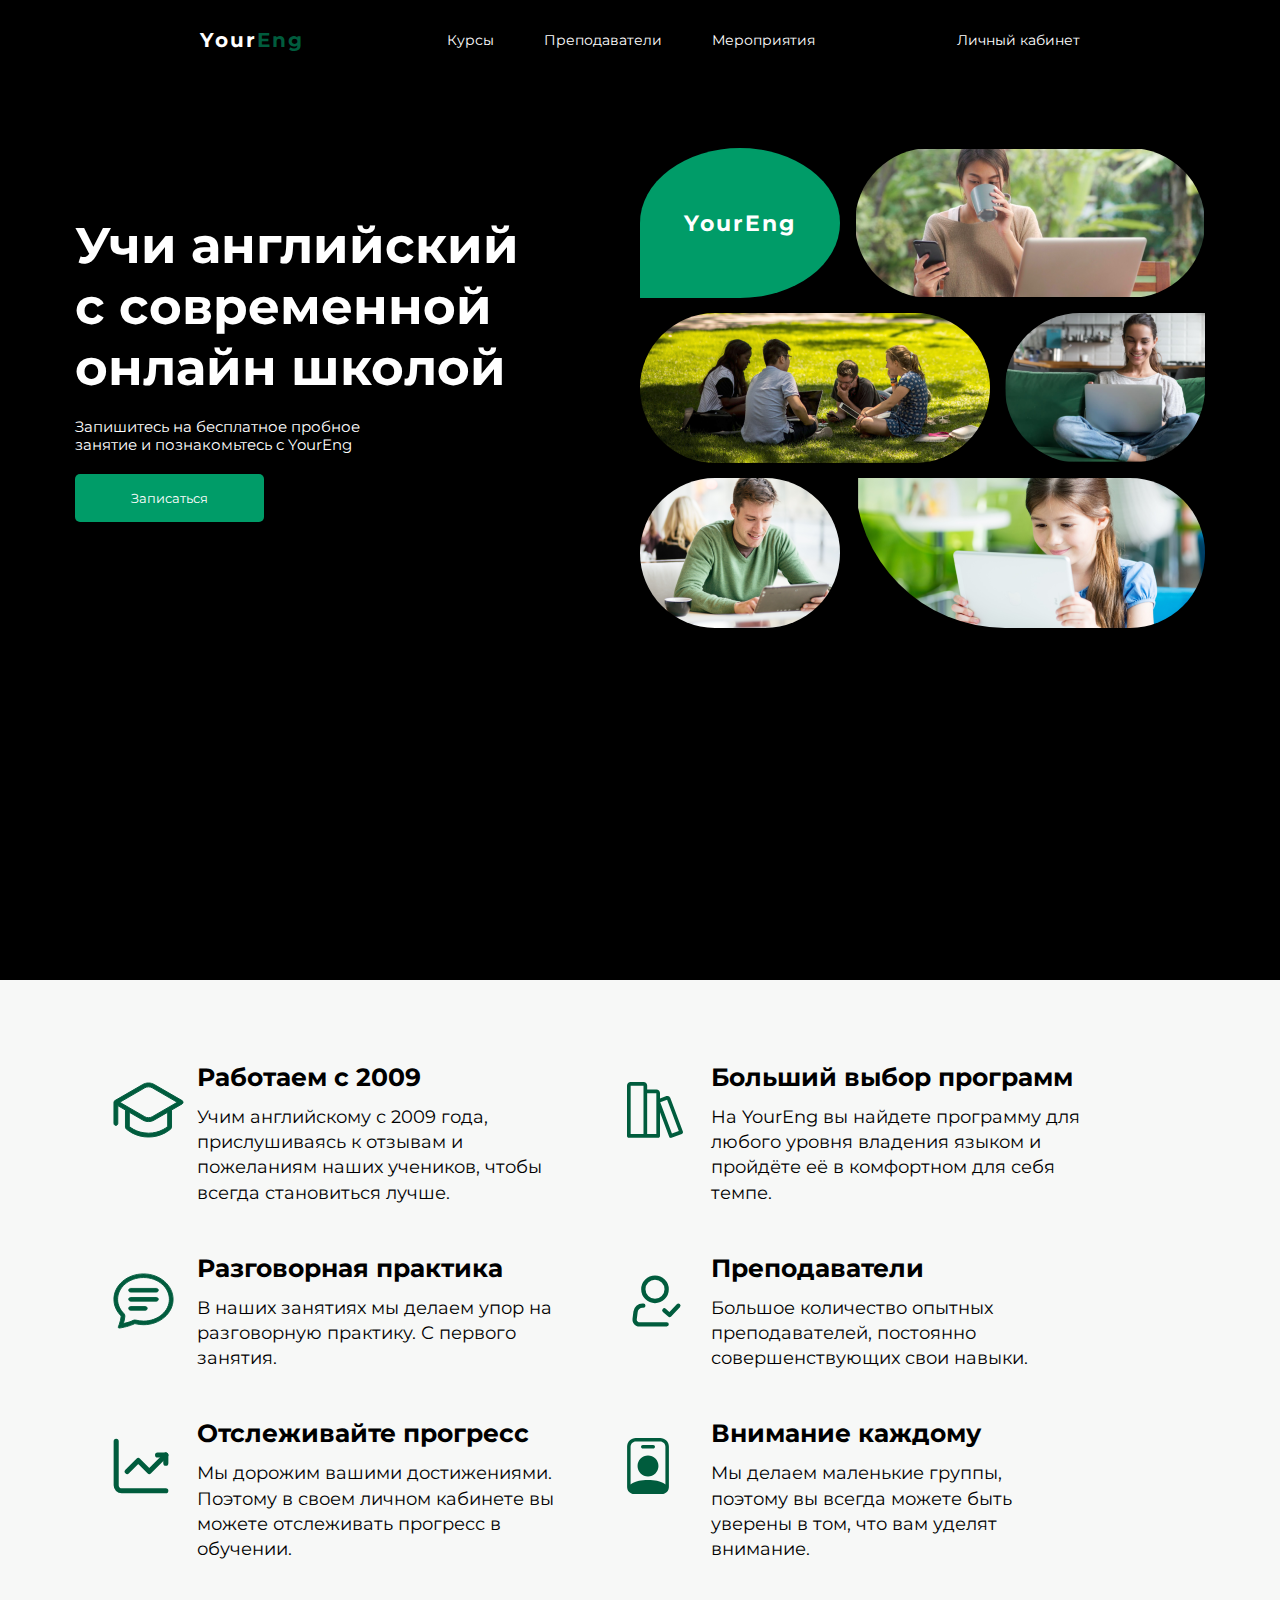
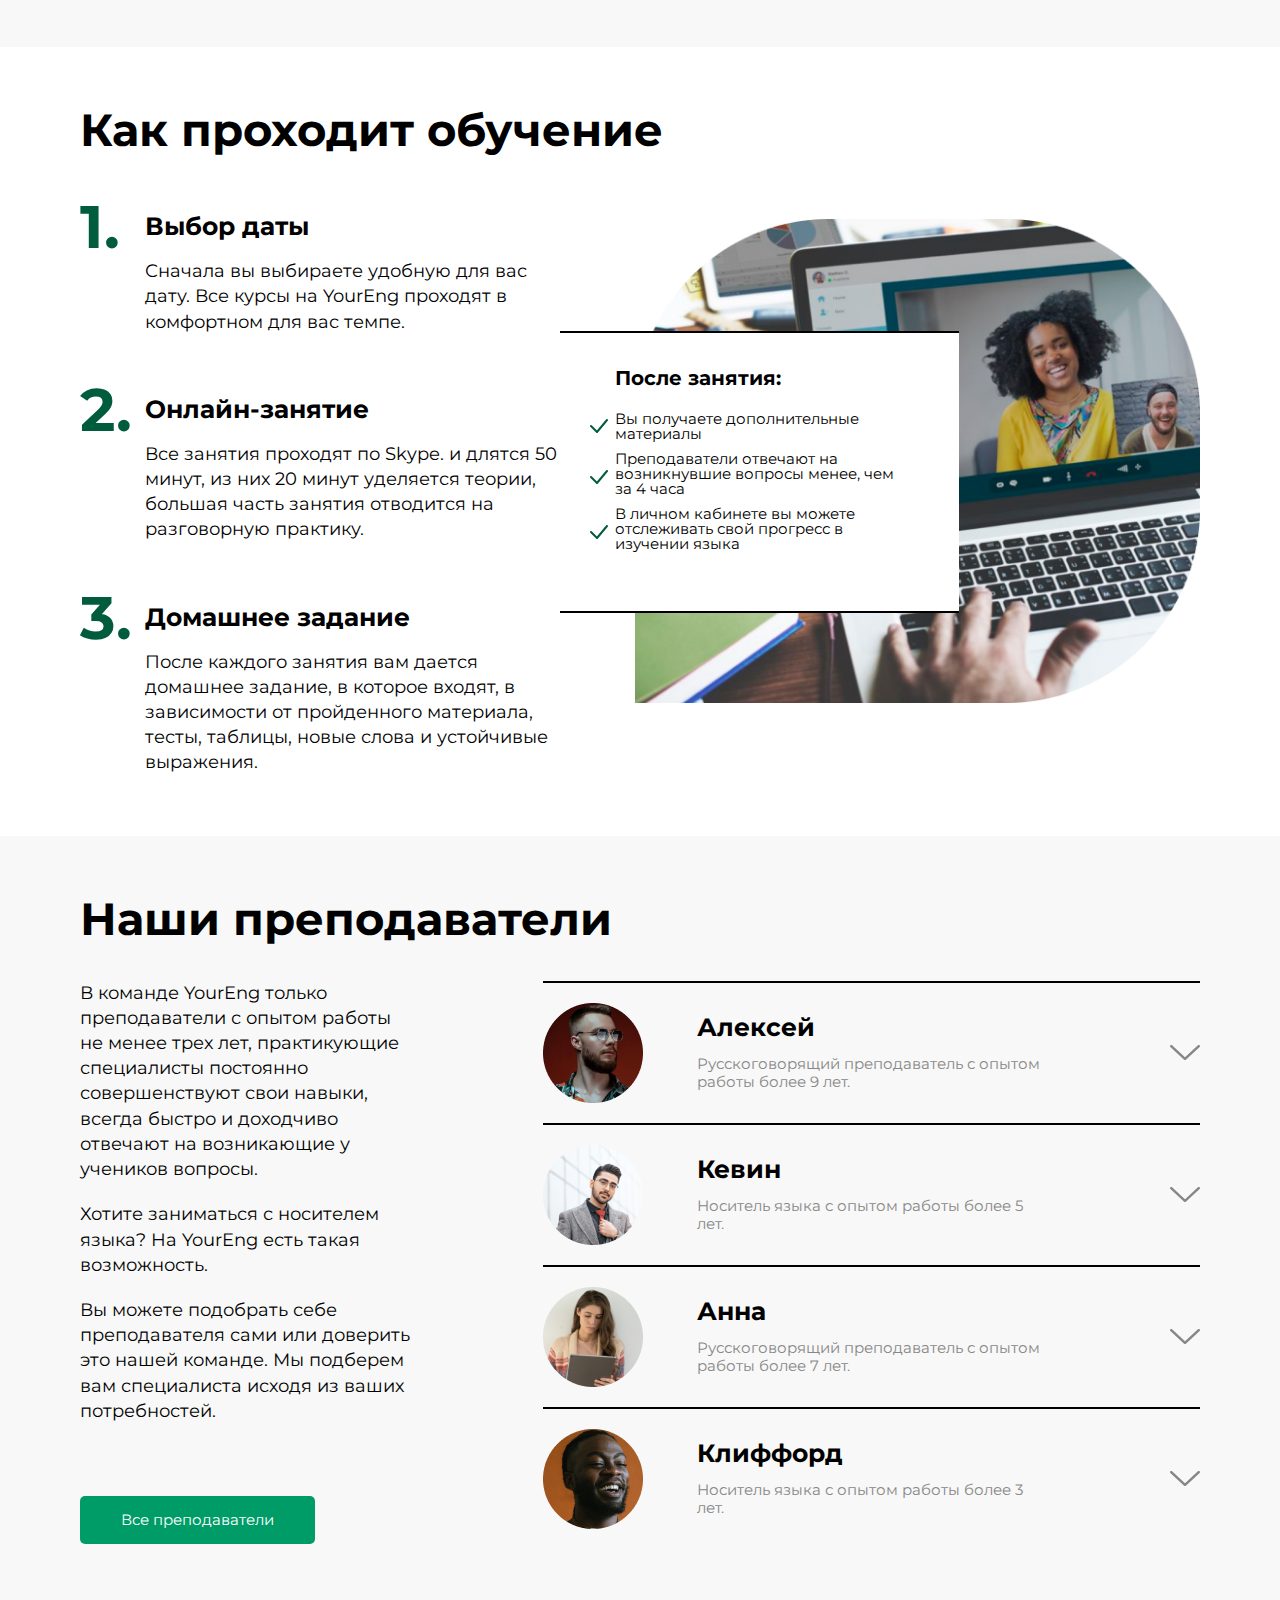
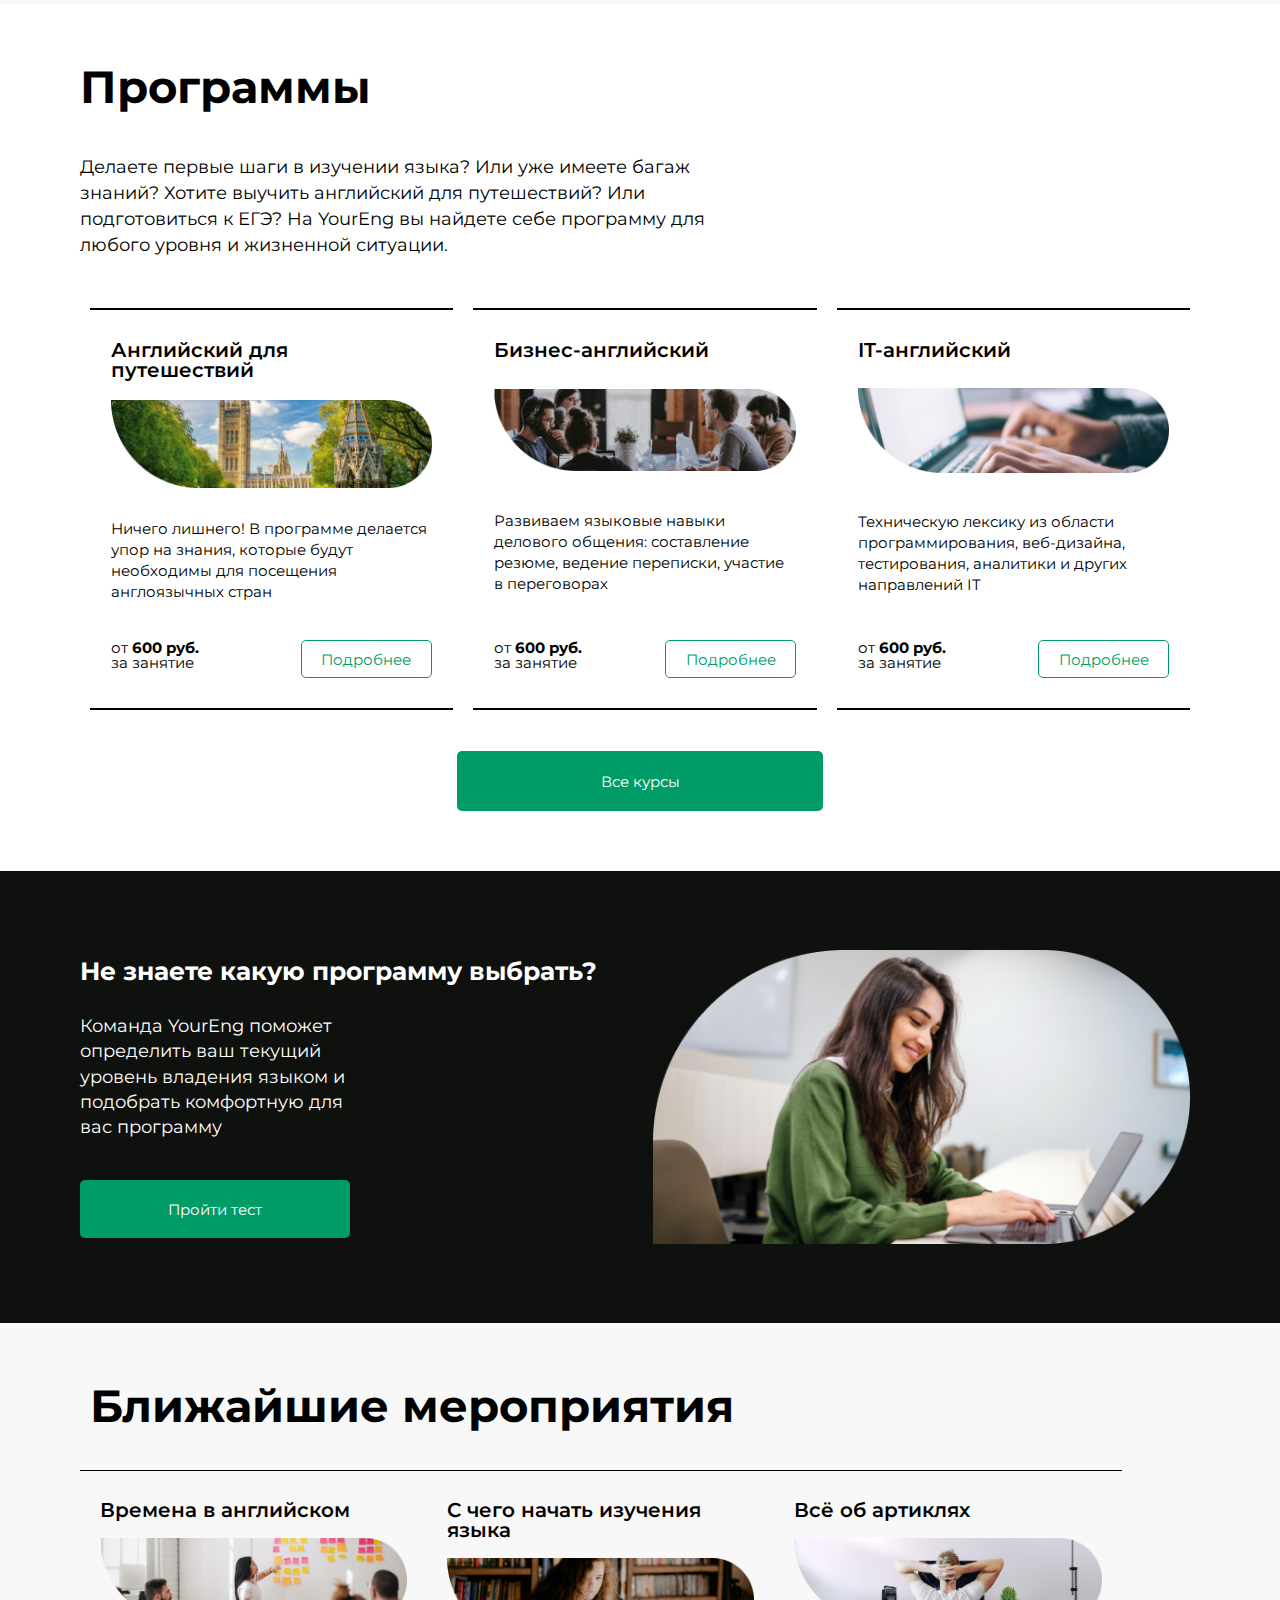
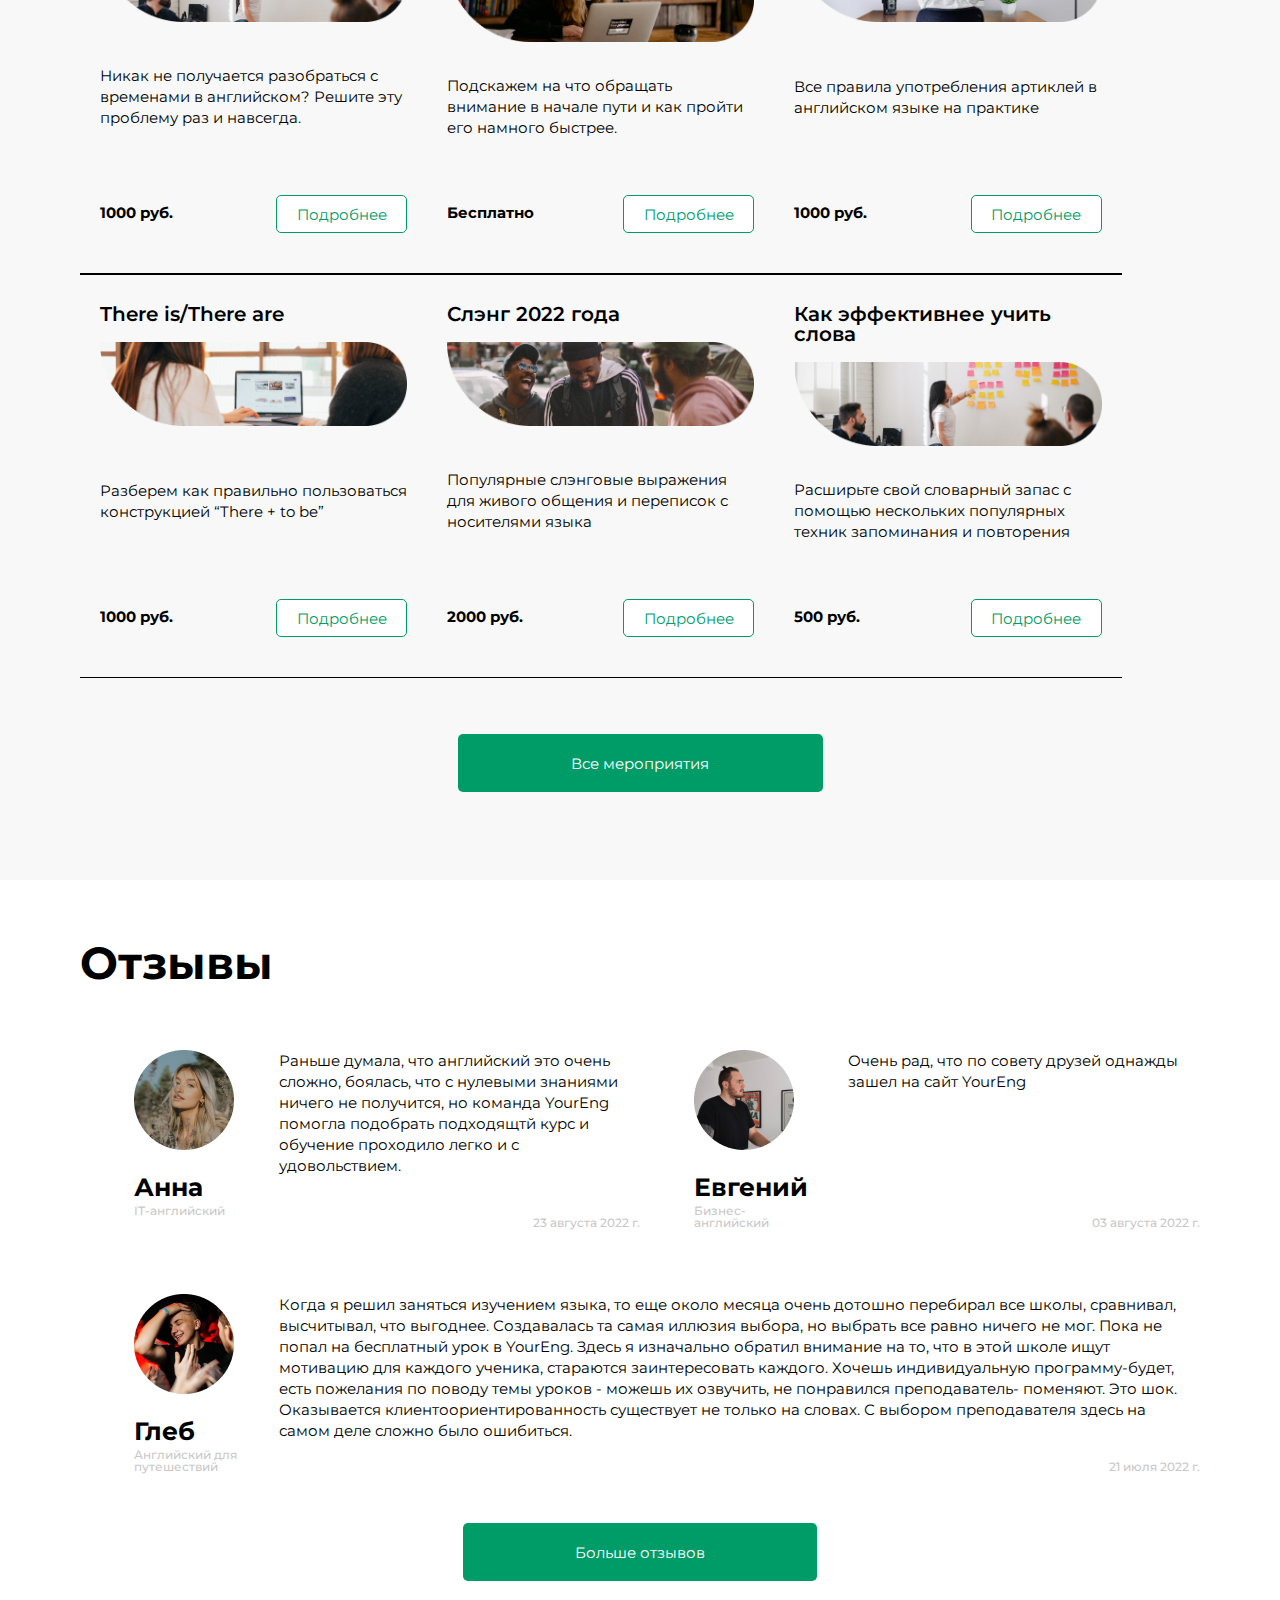
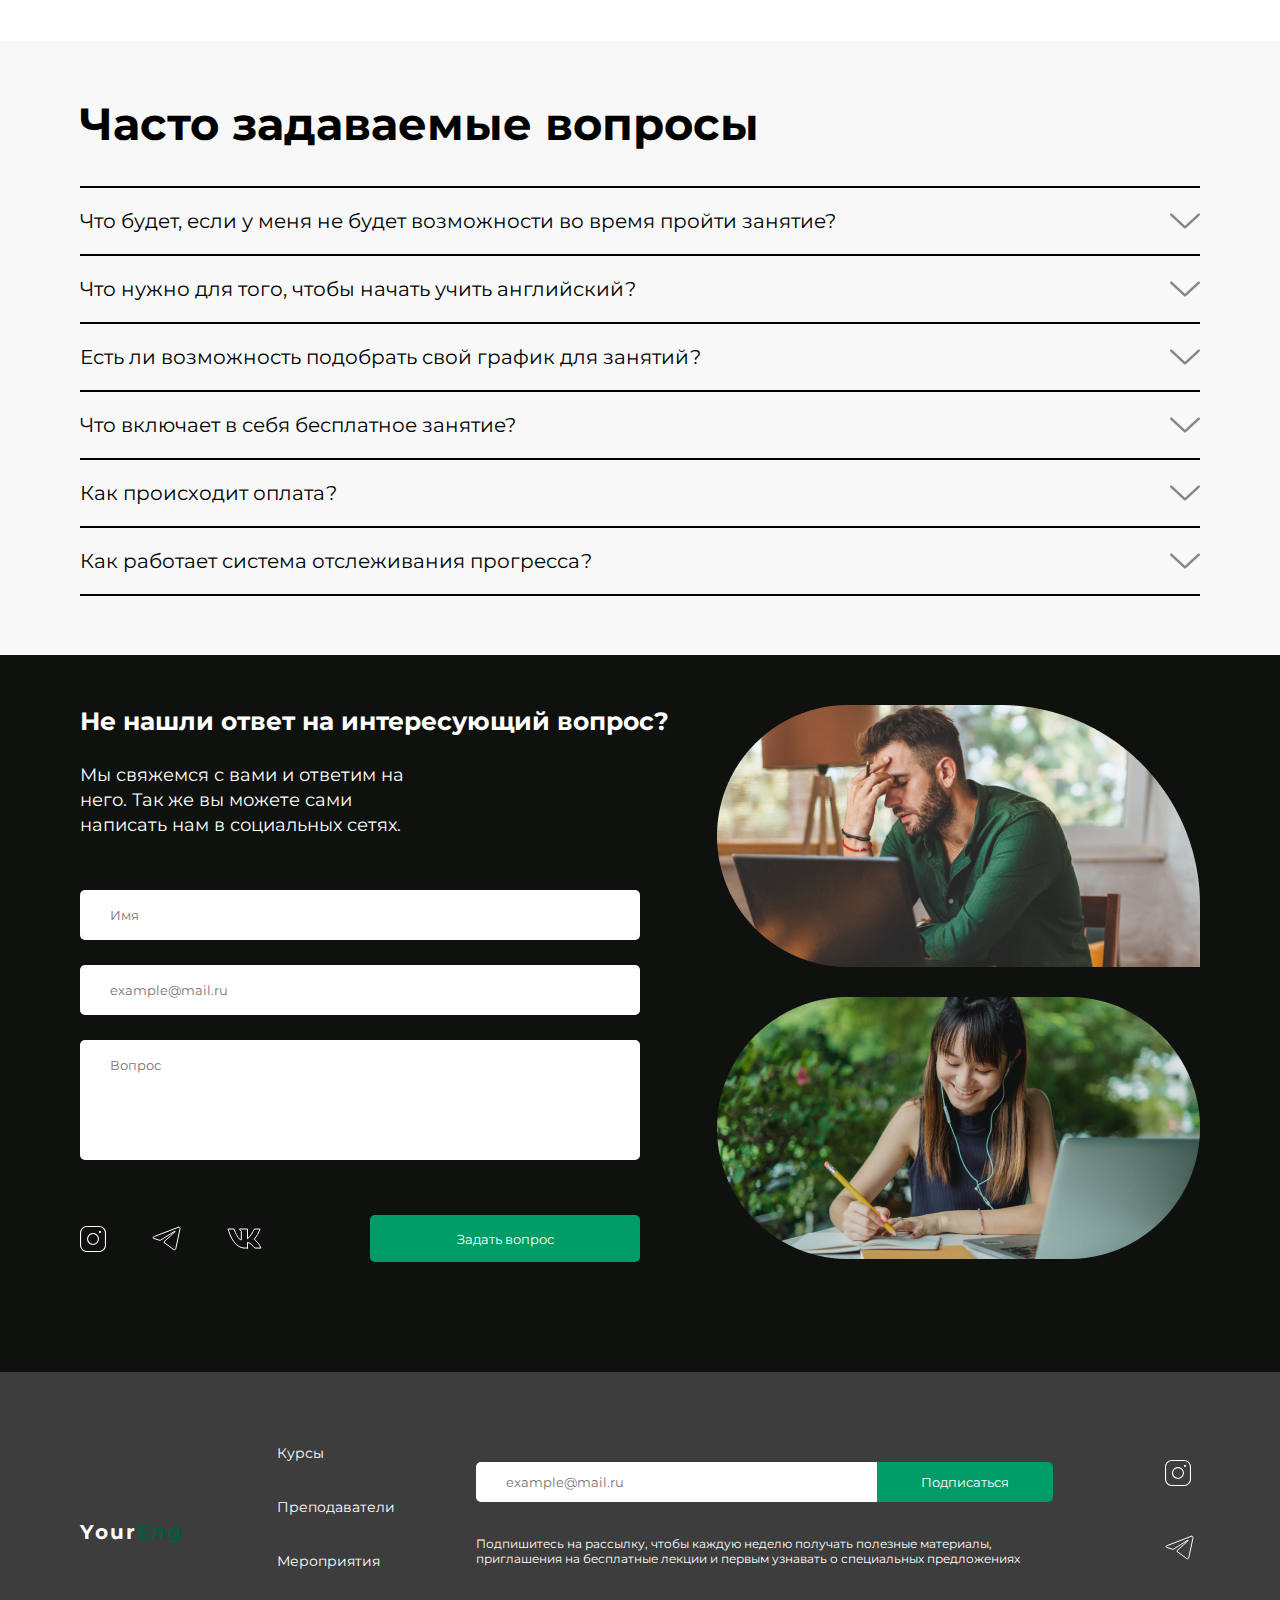
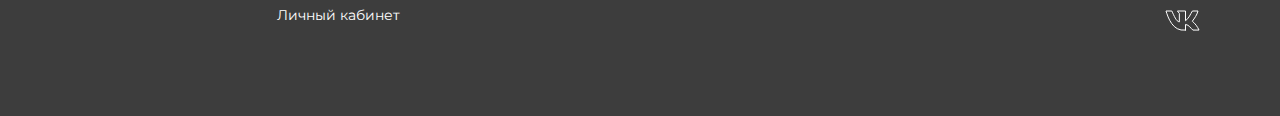
<file: index.html>
<!DOCTYPE html>
<html lang="en">
<head>
    <meta charset="UTF-8">
    <meta http-equiv="X-UA-Compatible" content="IE=edge">
    <meta name="viewport" content="width=device-width, initial-scale=1.0">
    <link rel="preconnect" href="https://fonts.googleapis.com">
    <link rel="preconnect" href="https://fonts.gstatic.com" crossorigin="">
    <link href="https://fonts.googleapis.com/css2?family=Montserrat:wght@400;600;700&display=swap" rel="stylesheet">
    <link rel="stylesheet" href="https://cdn.jsdelivr.net/npm/swiper@9/swiper-bundle.min.css">
    <link rel="stylesheet" href="YourEng.b3a89883.css">
    <link rel="icon" href="tv.4cc9b828.svg">
    <title>YourEng</title>
</head>
<body>

    <div class="main">

        <div class="header__backdropfilter">

                <div class="header__menu-burger">
                    <div class="header__menu-box">
                        <a href="course.html" class="header__menu-burger-link">Курсы</a>
                        <a href="#" class="header__menu-burger-link _smooth-link" data-goto=".teachers">Преподаватели</a>
                        <a href="#" class="header__menu-burger-link _smooth-link" data-goto=".close-event">Мероприятия</a>
                        <a href="enterWindow.html" class="header__menu-burger-link">Личный кабинет</a>
                    </div>
                </div>
        </div>

        <div class="header">
            <div class="header__logo">
                <a href="#" class="footer__logo-link"><span>Your</span><span class="header__span-green">Eng</span></a>
            </div>
            <div class="header__medium-text">
                <a href="course.html">Курсы</a><a href="#" class="_smooth-link" data-goto=".teachers">Преподаватели</a><a href="#" class="_smooth-link" data-goto=".close-event">Мероприятия</a>
            </div>
            <div class="header__personal-cabinet"><a href="enterWindow.html">Личный кабинет</a></div>
            
        </div>

        <div class="full-screen-wrapper">
            <div class="full-screen">

                <div class="full-screen-content">

                    <div class="full-screen__left-part">
                        
                        <div class="full-screen_read-area">
                            <p class="full-screen__text-big">Учи английский<br>c современной<br>онлайн школой</p>
                            <p class="full-screen__text-small">Запишитесь на бесплатное пробное<br>занятие и познакомьтесь c YourEng</p>
                            <button href="#" class="_link-green full-screen__link-size _full-screen-record"><span>Записаться</span></button>
                        </div>

                    </div>

                    <div class="full-screen__right-part">

                        <div class="full-screen__flex-box">
                            <div class="image-box-1">
                                <span class="full-screen__span">YourEng</span>
                            </div>
                            <div class="image-box-2"></div>
                            <div class="image-box-3"></div>
                            <div class="image-box-4"></div>
                            <div class="image-box-5"></div>
                            <div class="image-box-6"></div>
                        </div>
                    </div>
                </div>
            </div>
        </div>



        <div class="advantages">
            <div class="advantages__body _container">
                <div class="advantages__card">
                    <img src="bachelor.10bc67da.svg" alt="picture" class="advantages__img">
                        <h3 class="advantages__title">Работаем с 2009</h3>
                        <p class="advantages__subtitle">Учим английскому с 2009 года,
                        прислушиваясь к отзывам 
                        и пожеланиям наших учеников, 
                        чтобы всегда становиться лучше.</p>
                </div>

                <div class="advantages__card">
                    <img src="books.eaaba247.svg" alt="picture" class="advantages__img">
                    <div class="advantages__text">
                        <h3 class="advantages__title">Больший выбор программ </h3>
                        <p class="advantages__subtitle">На YourEng вы найдете программу
                            для любого уровня владения языком
                            и пройдёте её в комфортном для себя темпе.</p>
                    </div>            
                </div>

                <div class="advantages__card">
                    <img src="chats.70f7db13.svg" alt="picture" class="advantages__img">
                    <div class="advantages__text">
                        <h3 class="advantages__title">Разговорная практика</h3>
                        <p class="advantages__subtitle">В наших занятиях мы делаем 
                        упор на разговорную практику. 
                        С первого занятия.</p>
                    </div>
                </div>

                <div class="advantages__card">
                    <img src="human.e57df8b4.svg" alt="picture" class="advantages__img">
                    <div class="advantages__text">
                        <h3 class="advantages__title">Преподаватели</h3>
                        <p class="advantages__subtitle">Большое количество опытных 
                        преподавателей, постоянно 
                        совершенствующих свои навыки.</p>
                    </div>
                </div>

                <div class="advantages__card">
                    <img src="progress.40fa5dd3.svg" alt="picture" class="advantages__img">
                    <div class="advantages__text">
                        <h3 class="advantages__title">Отслеживайте прогресс</h3>
                        <p class="advantages__subtitle">Мы дорожим вашими 
                        достижениями. Поэтому в своем 
                        личном кабинете вы можете 
                        отслеживать прогресс в обучении.</p>
                    </div>
                </div>

                <div class="advantages__card">
                    <img src="iphone.b7f7f10d.svg" alt="picture" class="advantages__img">
                    <div class="advantages__text">
                        <h3 class="advantages__title">Внимание каждому</h3>
                        <p class="advantages__subtitle">Мы делаем маленькие группы, поэтому вы всегда можете быть уверены
                        в том, что вам уделят внимание. </p>
                    </div>
                </div>
            </div>
        </div>



        <div class="learning-wrapper _container">
            <h2 class="learning_title">Как проходит обучение</h2>
            <div class="learning_content">
                <ol>
                    <li class="learning_content-block">
                        <h3>Выбор даты</h3>
                        <p>Сначала вы выбираете удобную для вас дату.
                            Вcе курсы на YourEng проходят 
                            в комфортном для вас темпе.</p>
                    </li>
                    <li class="learning_content-block">
                        <h3>Онлайн-занятие</h3>
                        <p>Все занятия проходят по Skype. и длятся 50 минут, из них  20 минут уделяется теории, большая часть занятия отводится на разговорную практику. 
                        </p>
                    </li>
                    <li class="learning_content-block">
                        <h3>Домашнее задание</h3>
                        <p>После каждого занятия вам дается домашнее
                            задание, в которое входят, в зависимости от 
                            пройденного материала, тесты, таблицы, новые 
                            слова и устойчивые выражения.</p>
                    </li>
                </ol>
                <div class="learning__right-container">
                    <div class="learning_image">
                        <img src="photo.b1da25db.png" alt="learning photo">  
                    </div>
        
                    <div class="learning__after-lesson after-lesson">
                        <h4 class="after-lesson__title">После занятия:</h4>
                        <ul class="after-lesson__container">
                            <li class="after-lesson__item">Вы получаете дополнительные
                                материалы</li>
                            <li class="after-lesson__item">Преподаватели отвечают на 
                                возникнувшие вопросы 
                                менее, чем за  4 часа</li>
                            <li class="after-lesson__item">В личном кабинете вы можете 
                                отслеживать свой прогресс
                                в изучении языка</li>
                        </ul>
                    </div>
                </div>
                

            </div>
            
        </div>



        <div class="teachers" id="teachers">
            <div class="teachers__body _container">
                <div class="teachers__title">Наши преподаватели</div>
                <div class="teachers__content">
                    <div class="teachers__descriptions">
                        <p>В команде YourEng только 
                        преподаватели с опытом работы 
                        не менее трех лет, практикующие 
                        специалисты постоянно 
                        совершенствуют свои навыки, 
                        всегда быстро и доходчиво 
                        отвечают на возникающие
                        у учеников вопросы.</p>
                        <p>Хотите заниматься с носителем 
                        языка? На YourEng есть такая 
                        возможность.</p>
                        <p>Вы можете подобрать себе 
                        преподавателя сами или доверить 
                        это нашей команде. 
                        Мы подберем вам специалиста 
                        исходя из ваших потребностей.</p>
                        <a href="#" class="_link-green teachers__link-size"><span class="">Все преподаватели</span></a>
                    </div>
                    <div class="teachers__our-teacher-container">
                        <div class="teachers__wrapper">
                            <div class="teachers__our-teacher visible__alex">
                                <img src="alex.5a6e8f43.png" alt="alex">
                                <div class="teachers__short-description">
                                    <h4 class="teachers__name">Алексей</h4>
                                    <span class="teachers__inf">Русскоговорящий преподаватель 
                                        с опытом работы более 9 лет.</span>
                                </div>
                                
                                <img src="Vector.db8bd39d.svg" alt="arrow down" data-teacher="true">
                            </div>

                            <div class="teachers__about-teacher hidden__question">Lorem ipsum dolor sit amet consectetur adipisicing elit. Inventore,
                                quibusdam beatae recusandae totam illum id qui! Soluta veritatis ex sapiente quaerat aperiam reiciendis 
                                debitis consequatur sint accusamus ut, deleniti sunt cum blanditiis, vero sequi quos nemo? At nobis aliquid
                                 in.
                            </div>
                        </div>
                       
                        
                        <div class="teachers__wrapper">
                            <div class="teachers__our-teacher">
                                <img src="kevin.cdc554a5.png" alt="alex">
                                <div class="teachers__short-description">
                                    <h4 class="teachers__name">Кевин</h4>
                                    <span class="teachers__inf">Носитель языка с опытом работы более 5 лет.</span>
                                </div>
                                <img src="Vector.db8bd39d.svg" alt="arrow down" id="vector2" data-teacher="true">
                                
                            </div>
                            <div class="teachers__about-teacher hidden__question">Lorem ipsum dolor sit amet consectetur adipisicing elit. Inventore,
                                quibusdam beatae recusandae totam illum id qui! Soluta veritatis ex sapiente quaerat aperiam reiciendis 
                                debitis consequatur sint accusamus ut, deleniti sunt cum blanditiis, vero sequi quos nemo? At nobis aliquid
                                 in.
                            </div>
                        </div>
                        
                        

                        <div class="teachers__wrapper">
                            <div class="teachers__our-teacher">
                                <img src="anna.90deeabc.png" alt="alex">
                                <div class="teachers__short-description">
                                    <h4 class="teachers__name">Анна</h4>
                                    <span class="teachers__inf">Русскоговорящий преподаватель 
                                        с опытом работы более 7 лет.</span>
                                </div>
                                <img src="Vector.db8bd39d.svg" alt="arrow down" id="vector3" data-teacher="true">
                                
                            </div>
                            <div class="teachers__about-teacher hidden__question">Lorem ipsum dolor sit amet consectetur adipisicing elit. Inventore,
                                quibusdam beatae recusandae totam illum id qui! Soluta veritatis ex sapiente quaerat aperiam reiciendis 
                                debitis consequatur sint accusamus ut, deleniti sunt cum blanditiis, vero sequi quos nemo? At nobis aliquid
                                 in.
                            </div>
                        </div>
                        
                        

                        <div class="teachers__wrapper">
                            <div class="teachers__our-teacher visible">    
                                <img src="klifford.b6382d15.png" alt="alex">
                                <div class="teachers__short-description">
                                    <h4 class="teachers__name">Клиффорд</h4>
                                    <span class="teachers__inf">Носитель языка с опытом работы более 3 лет.</span>
                                </div>
                                <img src="Vector.db8bd39d.svg" alt="arrow down" id="vector4" data-teacher="true">
                                
                                
                            </div>
                            <div class="teachers__about-teacher teachers__about-teacher_hidden-element hidden__question" id="clifford">Lorem ipsum dolor sit amet consectetur adipisicing elit. Inventore,
                                quibusdam beatae recusandae totam illum id qui! Soluta veritatis ex sapiente quaerat aperiam reiciendis 
                                debitis consequatur sint accusamus ut, deleniti sunt cum blanditiis, vero sequi quos nemo? At nobis aliquid
                                in.
                            </div> 
                        </div>   
                    </div>
                    <a href="#" class="_link-green teachers__link-size_adaptive"><span class="">Все преподаватели</span></a>
                </div>
            </div>
        </div>
            


        <div class="programms _container">
            <h2 class="programms__title">Программы</h2>
            <p class="programms__questions">
                Делаете первые шаги в изучении языка? Или уже имеете багаж знаний? 
                Хотите выучить английский для путешествий? Или подготовиться к ЕГЭ? 
                На YourEng вы найдете себе программу для любого уровня и жизненной ситуации.
            </p>
            <div class="programms__desktop-cards">
                <div class="programms__card">
                    <h4 class="programms__card-title">Английский для путешествий</h4>
                    <img src="church.b802f705.png" alt="some perfect image">
                    <p class="programms__card-text">Ничего лишнего! В программе делается 
                        упор на знания, которые будут необходимы для посещения англоязычных стран</p>
                    <div class="programms__card-footer">
                        <p class="programms__card-cost">от <span>600 руб.</span>
                            за занятие</p>
                        <a href="course_eng-for-travel.html" class="card__link _link-white">Подробнее</a>
                    </div>
                </div>

                <div class="programms__card">
                    <h4 class="programms__card-title">Бизнес-английский</h4>
                    <img src="discussion.b65261b0.png" alt="some discussion">
                    <p class="programms__card-text">Развиваем языковые навыки делового общения: составление резюме, ведение переписки, участие в переговорах</p>
                    <div class="programms__card-footer">
                        <p class="programms__card-cost">от <span>600 руб.</span>
                            за занятие</p>
                            <a href="course_eng-for-travel.html" class="card__link _link-white">Подробнее</a>
                    </div>
                </div>

                <div class="programms__card">
                    <h4 class="programms__card-title">IT-английский</h4>
                    <img src="coding.450fc1bb.png" alt="coding">
                    <p class="programms__card-text">Техническую лексику из области программирования, веб-дизайна, тестирования, аналитики и других направлений IT </p>
                    <div class="programms__card-footer">
                        <p class="programms__card-cost">от <span>600 руб.</span>
                            за занятие</p>
                            <a href="course_eng-for-travel.html" class="card__link _link-white">Подробнее</a>
                    </div>
                </div>
            </div>


            <div class="program-swiper-container programms__mobile-cards ">
                <div class="swiper-wrapper">

                    <div class="swiper-slide">
                        <div class="programms__card ">
                            <h4 class="programms__card-title">Английский для путешествий</h4>
                            <img src="church.b802f705.png" alt="some perfect image">
                            <p class="programms__card-text">Ничего лишнего! В программе делается 
                                упор на знания, которые будут необходимы для посещения англоязычных стран</p>
                            <div class="programms__card-footer">
                                <p class="programms__card-cost">от <span>600 руб.</span>
                                    за занятие</p>
                                    <a href="course_eng-for-travel.html" class="card__link _link-white">Подробнее</a>
                            </div>
                        </div>
                    </div>
    
                    <div class="swiper-slide">
                        <div class="programms__card">
                            <h4 class="programms__card-title">Бизнес-английский</h4>
                            <img src="discussion.b65261b0.png" alt="some discussion">
                            <p class="programms__card-text">Развиваем языковые навыки делового общения: составление резюме, ведение переписки, участие в переговорах</p>
                            <div class="programms__card-footer">
                                <p class="programms__card-cost">от <span>600 руб.</span>
                                    за занятие</p>
                                    <a href="course_eng-for-travel.html" class="card__link _link-white">Подробнее</a>
                            </div>
                        </div>
                    </div>
    
                    <div class="swiper-slide">
                        <div class="programms__card">
                            <h4 class="programms__card-title">IT-английский</h4>
                            <img src="coding.450fc1bb.png" alt="coding">
                            <p class="programms__card-text">Техническую лексику из области программирования, веб-дизайна, тестирования, аналитики и других направлений IT </p>
                            <div class="programms__card-footer">
                                <p class="programms__card-cost">от <span>600 руб.</span>
                                    за занятие</p>
                                    <a href="course_eng-for-travel.html" class="card__link _link-white">Подробнее</a>
                            </div>
                        </div>
                    </div>

                    <div class="swiper-slide">
                        <div class="programms__card">
                            <h4 class="programms__card-title">Бизнес-английский</h4>
                            <img src="discussion.b65261b0.png" alt="some discussion">
                            <p class="programms__card-text">Развиваем языковые навыки делового общения: составление резюме, ведение переписки, участие в переговорах</p>
                            <div class="programms__card-footer">
                                <p class="programms__card-cost">от <span>600 руб.</span>
                                    за занятие</p>
                                    <a href="course_eng-for-travel.html" class="card__link _link-white">Подробнее</a>
                            </div>
                        </div>
                    </div>
                </div>
            </div>
            <a href="course.html" class="_link-green programms__link-size"><span>Все курсы</span></a>
        </div>


        <div class="test">
            <div class="test__content _container">
                <div class="test__description">
                    <h3 class="test__title">Не знаете какую программу выбрать?</h3>
                    <p class="test__subtitle">Команда YourEng поможет определить ваш текущий уровень владения языком и подобрать комфортную для вас программу</p>
                    <a href="#" class="test__link _link-green">Пройти тест</a>
                </div>
                <div class="test__img-container">
                    <img src="niceGirl.b2f117e0.png" alt="nice girl working at the laptop">
                </div>
                
            </div>
        </div>



        <div class="close-event" id="close-event">
            <div class="close-event__body _container">
                <h3 class="close-event__title">Ближайшие мероприятия</h3>
                <div class="close-event__desktop-cards-container">
                    <div class="close-event__wrapper">

                        <div class="close-event__card card">
                            <div class="card__header">
                                <h3 class="card__title">Времена в английском</h3>
                                <img src="classRoom.17169b2b.png" alt="classroom" class="card__img">
                            </div>
                            <p class="card__description">Никак не получается разобраться 
                                с временами в английском? Решите 
                                эту проблему раз и навсегда.
                            </p>
                            <div class="card__footer">
                                <div class="card__price">1000 руб.</div>
                                <a href="course_eng-for-travel.html" class="card__link _link-white">Подробнее</a>
                            </div>
                        </div>
    
                        <div class="close-event__card card">
                            <div class="card__header">
                                <h3 class="card__title">С чего начать изучения языка</h3>
                                <img src="hardWork.9d17802d.png" alt="classroom" class="card__img">
                            </div>
                            
                            <p class="card__description">Подскажем на что обращать внимание
                                в начале пути и как пройти его намного
                                быстрее.</p>
                            <div class="card__footer">
                                <div class="card__price">Бесплатно</div>
                                <a href="course_eng-for-travel.html" class="card__link _link-white">Подробнее</a>
                            </div>
                        </div>

                        <div class="close-event__card card">
                            <div class="card__header">
                                <h3 class="card__title">Всё об артиклях</h3>
                                <img src="chillout.b0772880.png" alt="classroom" class="card__img">
                            </div>
                            <p class="card__description">Все правила употребления артиклей
                                в английском языке на практике</p>
                            <div class="card__footer">
                                <div class="card__price">1000 руб.</div>
                                <a href="course_eng-for-travel.html" class="card__link _link-white">Подробнее</a>
                            </div>
                        </div>

                        <div class="close-event__card card">
                            <div class="card__header">
                                <h3 class="card__title">There is/There are</h3>
                                <img src="helpFriend.0bb0291b.png" alt="classroom" class="card__img">
                            </div>
                            <p class="card__description">Разберем как правильно пользоваться
                                конструкцией “There + to be”</p>
                            <div class="card__footer">
                                <div class="card__price">1000 руб.</div>
                                <a href="course_eng-for-travel.html" class="card__link _link-white">Подробнее</a>
                            </div>
                        </div>

                        <div class="close-event__card card">
                            <div class="card__header">
                                <h3 class="card__title">Слэнг 2022 года</h3>
                                <img src="slang.11358d8f.png" alt="classroom" class="card__img">
                            </div>            
                            <p class="card__description">Популярные слэнговые выражения
                                для живого общения и переписок 
                                с носителями языка</p>
                            <div class="card__footer">
                                <div class="card__price">2000 руб.</div>
                                <a href="course_eng-for-travel.html" class="card__link _link-white">Подробнее</a>
                            </div>
                        </div>

                        <div class="close-event__card card">
                            <div class="card__header">
                                <h3 class="card__title">Как эффективнее учить слова</h3>
                                <img src="classRoom.17169b2b.png" alt="classroom" class="card__img">
                            </div>
                            <p class="card__description">Расширьте свой словарный запас
                                с помощью нескольких популярных
                                техник запоминания и повторения</p>
                            <div class="card__footer">
                                <div class="card__price">500 руб.</div>
                                <a href="course_eng-for-travel.html" class="card__link _link-white">Подробнее</a>
                            </div>
                        </div>

                    </div>
                </div>

                <div class="swiper-container close-event__mobile-cards-container">
                    <div class="close-event__wrapper swiper-wrapper">

                        <div class="swiper-slide">
                            <div class="close-event__card card">
                                <div class="card__header">
                                    <h3 class="card__title">Времена в английском</h3>
                                    <img src="classRoom.17169b2b.png" alt="classroom" class="card__img">
                                </div>
                                <p class="card__description">Никак не получается разобраться 
                                    с временами в английском? Решите 
                                    эту проблему раз и навсегда.
                                </p>
                                <div class="card__footer">
                                    <div class="card__price">1000 руб.</div>
                                    <a href="#" class="card__link _link-white">Подробнее</a>
                                </div>
                            </div>
                        </div>
                        
                        <div class="swiper-slide">
                            <div class="close-event__card card">
                                <div class="card__header">
                                    <h3 class="card__title">С чего начать изучения языка</h3>
                                    <img src="hardWork.9d17802d.png" alt="classroom" class="card__img">
                                </div>
                                
                                <p class="card__description">Подскажем на что обращать внимание
                                    в начале пути и как пройти его намного
                                    быстрее.</p>
                                <div class="card__footer">
                                    <div class="card__price">Бесплатно</div>
                                    <a href="#" class="card__link _link-white">Подробнее</a>
                                </div>
                            </div>
                        </div>
                        
                        <div class="swiper-slide">
                            <div class="close-event__card card">
                                <div class="card__header">
                                    <h3 class="card__title">Всё об артиклях</h3>
                                    <img src="chillout.b0772880.png" alt="classroom" class="card__img">
                                </div>
                                <p class="card__description">Все правила употребления артиклей
                                    в английском языке на практике</p>
                                <div class="card__footer">
                                    <div class="card__price">1000 руб.</div>
                                    <a href="#" class="card__link _link-white">Подробнее</a>
                                </div>
                            </div>
                        </div>
                        
                        <div class="swiper-slide">
                            <div class="close-event__card card">
                                <div class="card__header">
                                    <h3 class="card__title">There is/There are</h3>
                                    <img src="helpFriend.0bb0291b.png" alt="classroom" class="card__img">
                                </div>
                                <p class="card__description">Разберем как правильно пользоваться
                                    конструкцией “There + to be”</p>
                                <div class="card__footer">
                                    <div class="card__price">1000 руб.</div>
                                    <a href="#" class="card__link _link-white">Подробнее</a>
                                </div>
                            </div>
                        </div>
                        
                        <div class="swiper-slide">
                            <div class="close-event__card card">
                                <div class="card__header">
                                    <h3 class="card__title">Слэнг 2022 года</h3>
                                    <img src="slang.11358d8f.png" alt="classroom" class="card__img">
                                </div>            
                                <p class="card__description">Популярные слэнговые выражения
                                    для живого общения и переписок 
                                    с носителями языка</p>
                                <div class="card__footer">
                                    <div class="card__price">2000 руб.</div>
                                    <a href="#" class="card__link _link-white">Подробнее</a>
                                </div>
                            </div>
                        </div>
                        
                        <div class="swiper-slide">
                            <div class="close-event__card card">
                                <div class="card__header">
                                    <h3 class="card__title">Как эффективнее учить слова</h3>
                                    <img src="classRoom.17169b2b.png" alt="classroom" class="card__img">
                                </div>
                                <p class="card__description">Расширьте свой словарный запас
                                    с помощью нескольких популярных
                                    техник запоминания и повторения</p>
                                <div class="card__footer">
                                    <div class="card__price">500 руб.</div>
                                    <a href="#" class="card__link _link-white">Подробнее</a>
                                </div>
                            </div>
                        </div>
                        

                    </div>
                </div>
                <a href="#" class="close-event__link _link-green">Все мероприятия</a>
            </div>
        </div>



        <div class="feedback _container">
            <h3 class="feedback__title">Отзывы</h3>
            <div class="feedback__container">
                <div class="feedback__card">
                    <div class="feedback__user-information">
                        <img src="Anna.67edc64f.png" alt="perfect Anna" class="feedback__img">
                        <div class="feedback__user-information-text">
                            <p class="feedback__name">Анна</p>
                            <p class="feedback__direction">IT-английский</p>
                        </div>
                    </div>
                    <div class="feedback__text-container">
                        <div class="feedback__text">Раньше думала, что английский это очень 
                            сложно, боялась, что с нулевыми знаниями 
                            ничего не получится, но команда YourEng 
                            помогла подобрать подходящтй курс 
                            и обучение проходило легко 
                            и с удовольствием.</div>
                        <div class="feedback__data">23 августа 2022 г.</div>
                    </div>
                </div>

                <div class="feedback__card">
                    <div class="feedback__user-information">
                        <img src="Evgen.32cb0b2e.png" alt="Evgen" class="feedback__img">
                        <div class="feedback__user-information-text">
                            <p class="feedback__name">Евгений</p>
                            <p class="feedback__direction">Бизнес-английский</p>
                        </div>
                        
                    </div>
                    <div class="feedback__text-container">
                        <div class="feedback__text">Очень рад, что по совету друзей 
                            однажды зашел на сайт YourEng</div>
                        <div class="feedback__data">03 августа 2022 г.</div>
                    </div>
                </div>

                <div class="feedback__card">
                    <div class="feedback__user-information">
                        <img src="gleb.cf643244.png" alt="Mylvych" class="feedback__img">
                        <div class="feedback__user-information-text">
                            <p class="feedback__name">Глеб</p>
                            <p class="feedback__direction">Английский для путешествий</p>
                        </div>  
                    </div>
                    <div class="feedback__text-container">
                        <div class="feedback__text">Когда я решил заняться изучением языка, то еще около месяца очень дотошно перебирал все школы, 
                            сравнивал, высчитывал, что выгоднее. Создавалась та самая иллюзия выбора, но выбрать все равно ничего 
                            не мог. Пока не попал на бесплатный урок в YourEng. Здесь я изначально обратил внимание на то, что в этой 
                            школе ищут мотивацию для каждого ученика, стараются заинтересовать каждого. Хочешь индивидуальную 
                            программу-будет, есть пожелания по поводу темы уроков - можешь их озвучить, не понравился 
                            преподаватель- поменяют. Это шок. Оказывается клиентоориентированность существует не только на словах. 
                            С выбором преподавателя здесь на самом деле сложно было ошибиться.</div>
                        <div class="feedback__data">21 июля 2022 г.</div>
                    </div>
                </div>
            </div>
            <a href="#" class="feedback__link _link-green">Больше отзывов</a>
        </div>



        <div class="questions">
            <div class="questions__body _container">
                <h3 class="questions__title">Часто задаваемые вопросы</h3>
                <div class="questions__container">
                <ul class="questions__list">

                    <div class="questions__question">
                        <div class="questions__container-img">
                            <li>Что будет, если у меня не будет возможности во время пройти занятие?</li>
                            <img src="Vector.db8bd39d.svg" alt="vector" data-vector="true">
                        </div>
                        <div class="questions__answer hidden__question">Lorem ipsum dolor sit amet consectetur adipisicing elit. Debitis, cumque magni. Sapiente molestiae exercitationem, ab veritatis cum dolor quos fuga maxime, quas, ipsa odit iure dignissimos reprehenderit aut cupiditate obcaecati!</div>
                    </div>
                    

                    <div class="questions__question">
                        <div class="questions__container-img">
                            <li>Что нужно для того, чтобы начать учить английский?</li>
                        <img src="Vector.db8bd39d.svg" alt="vector" data-vector="true">
                        </div>
                        <div class="questions__answer hidden__question">В YourEng вы сами выбираете комфортный для себя график изучения языка. </div>
                    </div>
                    

                    <div class="questions__question">
                        <div class="questions__container-img">
                            <li>Есть ли возможность подобрать свой график для занятий?</li>
                            <img src="Vector.db8bd39d.svg" alt="vector" data-vector="true">
                        </div>
                        <div class="questions__answer hidden__question">В YourEng вы сами выбираете комфортный для себя график изучения языка. </div>
                    </div>
                   

                    <div class="questions__question">
                        <div class="questions__container-img">
                            <li>Что включает в себя бесплатное занятие?</li>
                        <img src="Vector.db8bd39d.svg" alt="vector" data-vector="true">
                        </div>
                        <div class="questions__answer hidden__question">В YourEng вы сами выбираете комфортный для себя график изучения языка. </div>
                    </div>
                    

                    <div class="questions__question">
                        <div class="questions__container-img">
                            <li>Как происходит оплата?</li>
                        <img src="Vector.db8bd39d.svg" alt="vector" data-vector="true">
                        </div>
                        <div class="questions__answer hidden__question">В YourEng вы сами выбираете комфортный для себя график изучения языка. </div>
                    </div>
                    

                    <div class="questions__question">
                        <div class="questions__container-img">
                            <li>Как работает система отслеживания прогресса?</li>
                        <img src="Vector.db8bd39d.svg" alt="vector" data-vector="true">
                        </div>
                        <div class="questions__answer hidden__question">В YourEng вы сами выбираете комфортный для себя график изучения языка. </div>
                    </div>
                   

                    <div class="questions__question"></div>

                </ul>
            </div>
            </div>
        </div>



        <div class="form">
            <div class="form__container _container" id="container">
                <div class="form__form">
                    <h3 class="form__title">Не нашли ответ на интересующий вопрос?</h3>
                    <p class="form__subtitle">Мы свяжемся с вами и ответим на него. 
                        Так же вы можете сами написать нам 
                        в социальных сетях.</p>
                    <form action="#" class="form__send-form" id="form">
                        <input type="text" class="form__input-name _form__req" placeholder="Имя" data-input="true">
                        <input type="text" name="email" class="form__input-email _form__req _form__email" placeholder="example@mail.ru" data-input="true">
                        <textarea name="Вопрос" id="textarea" class="form__textarea _form__req" placeholder="Вопрос" maxlength="140" data-input="true"></textarea>
                        <div class="form__footer">
                            <div class="form__icons">
                                <a href="#" class="form__icon"><img src="Instagram.024d42ec.svg" alt="instagram"></a> 
                                <a href="#" class="form__icon"><img src="telegram.a474ab61.svg" alt="telegram"></a> 
                                <a href="#" class="form__icon"><img src="Vk.e46cd416.svg" alt="vk"></a> 
                            </div>
                            <button class="form__button _button-green">Задать вопрос</button>
                        </div>
                    </form>
                </div>
                <div class="form__picture">
                    <img src="sadMen.e8873a7f.png" alt="sadMen">
                    <img src="happyGirl.b7f56b29.png" alt="happyGirl">
                </div>
            </div>
        </div>



        <footer class="footer">
            <div class="footer__container _container">
                <div class="footer__logo header__logo">
                    <a href="#" class="footer__logo-link"><span class="_smooth-link" data-goto=".full-screen-wrapper">Your</span><span class="header__span-green _smooth-link" data-goto=".full-screen-wrapper">Eng</span></a> 
                </div>
                <div class="footer__list">
                    <div class="footer__logo header__logo footer__logo_adaptive">
                        <a href="#" class="footer__logo-link"><span class="_smooth-link" data-goto=".full-screen-wrapper">Your</span><span class="header__span-green _smooth-link" data-goto=".full-screen-wrapper">Eng</span></a> 
                    </div>
                    <ul>
                        <li><a href="course.html">Курсы</a></li>
                        <li><a href="#" class="_smooth-link" data-goto=".teachers">Преподаватели</a></li>
                        <li><a href="#" class="_smooth-link" data-goto=".close-event">Мероприятия</a></li>
                        <li><a href="#">Личный кабинет</a></li>
                    </ul>
                </div>
                <div class="footer__give-mail">
                    <form action="#" class="_footer__form">
                        <input type="text" class="footer__input _footer__req _footer__email" placeholder="example@mail.ru" data-input="true">
                        <button class="footer__button _button-green">Подписаться</button>
                    </form>
                    <p class="footer__text">Подпишитесь на рассылку, чтобы каждую неделю получать полезные материалы, приглашения на
                        бесплатные лекции и первым узнавать о специальных предложениях
                    </p>
                    <div class="footer__icons footer__icons_adaptive">
                        <a href="#"><img src="Instagram.024d42ec.svg" alt="instagram"></a>
                        <a href="#"><img src="telegram.a474ab61.svg" alt="telegram"></a> 
                        <a href="#"><img src="Vk.e46cd416.svg" alt="vk"></a>
                    </div>
                </div>
                <div class="footer__icons">
                    <a href="#"><img src="Instagram.024d42ec.svg" alt="instagram"></a>
                    <a href="#"><img src="telegram.a474ab61.svg" alt="telegram"></a> 
                    <a href="#"><img src="Vk.e46cd416.svg" alt="vk"></a>
                </div>
            </div>
        </footer>
        <div class="modal hidden" id="modal-container" data-close="true">
            <div class="modal__body hidden _container">
                <img src="Cancel.bb37447f.svg" alt="close" class="modal__close" data-close="true">
                <div class="modal__container">
                    <h3 class="modal__title">Бесплатное пробное занятие</h3>
                    <form action="#" class="modal__form" id="form-free-lesson">
                        <div class="modal__input-container">
                            <input class="modal__input modal__input_name _modal-req" placeholder="Имя" data-input="true">
                            <img src="Vector.a6e5648f.svg" alt="star">
                        </div>
                        <div class="modal__input-container">
                            <input class="modal__input modal__input_birthday _modal-req" placeholder="Введите дату рождения" data-input="true">
                            <img src="Vector.a6e5648f.svg" alt="star">
                        </div>
                        <div class="modal__input-container">
                            <input class="modal__input modal__input_phone _modal-req" placeholder="+7 (___)-___-__-__" type="tel" data-input="true">
                            <img src="Vector.a6e5648f.svg" alt="star">
                        </div>
                        
                        <div class="modal__input-container">
                            <input class="modal__input modal__input_email _modal-req _modal-email" placeholder="example@mail.ru" type="email" data-input="true">
                            <img src="Vector.a6e5648f.svg" alt="star" data-input="true">
                        </div>

                        <textarea class="modal__input modal__input_textarea" placeholder="Сообщение" maxlength="140" data-input="true"></textarea>

                        <p class="modal__paragraph"><img src="Vector.a6e5648f.svg" alt="star"> Поля, обязательные для заполнения</p>
                        <button class="modal__button _button-green">Записаться</button>
                    </form>
                </div>
            </div>
        </div>
    </div>
    <script src="YourEng.5f7e04f6.js"></script>
    <script src="https://cdn.jsdelivr.net/npm/swiper@9/swiper-bundle.min.js"></script>
</body>
</html>
</file>
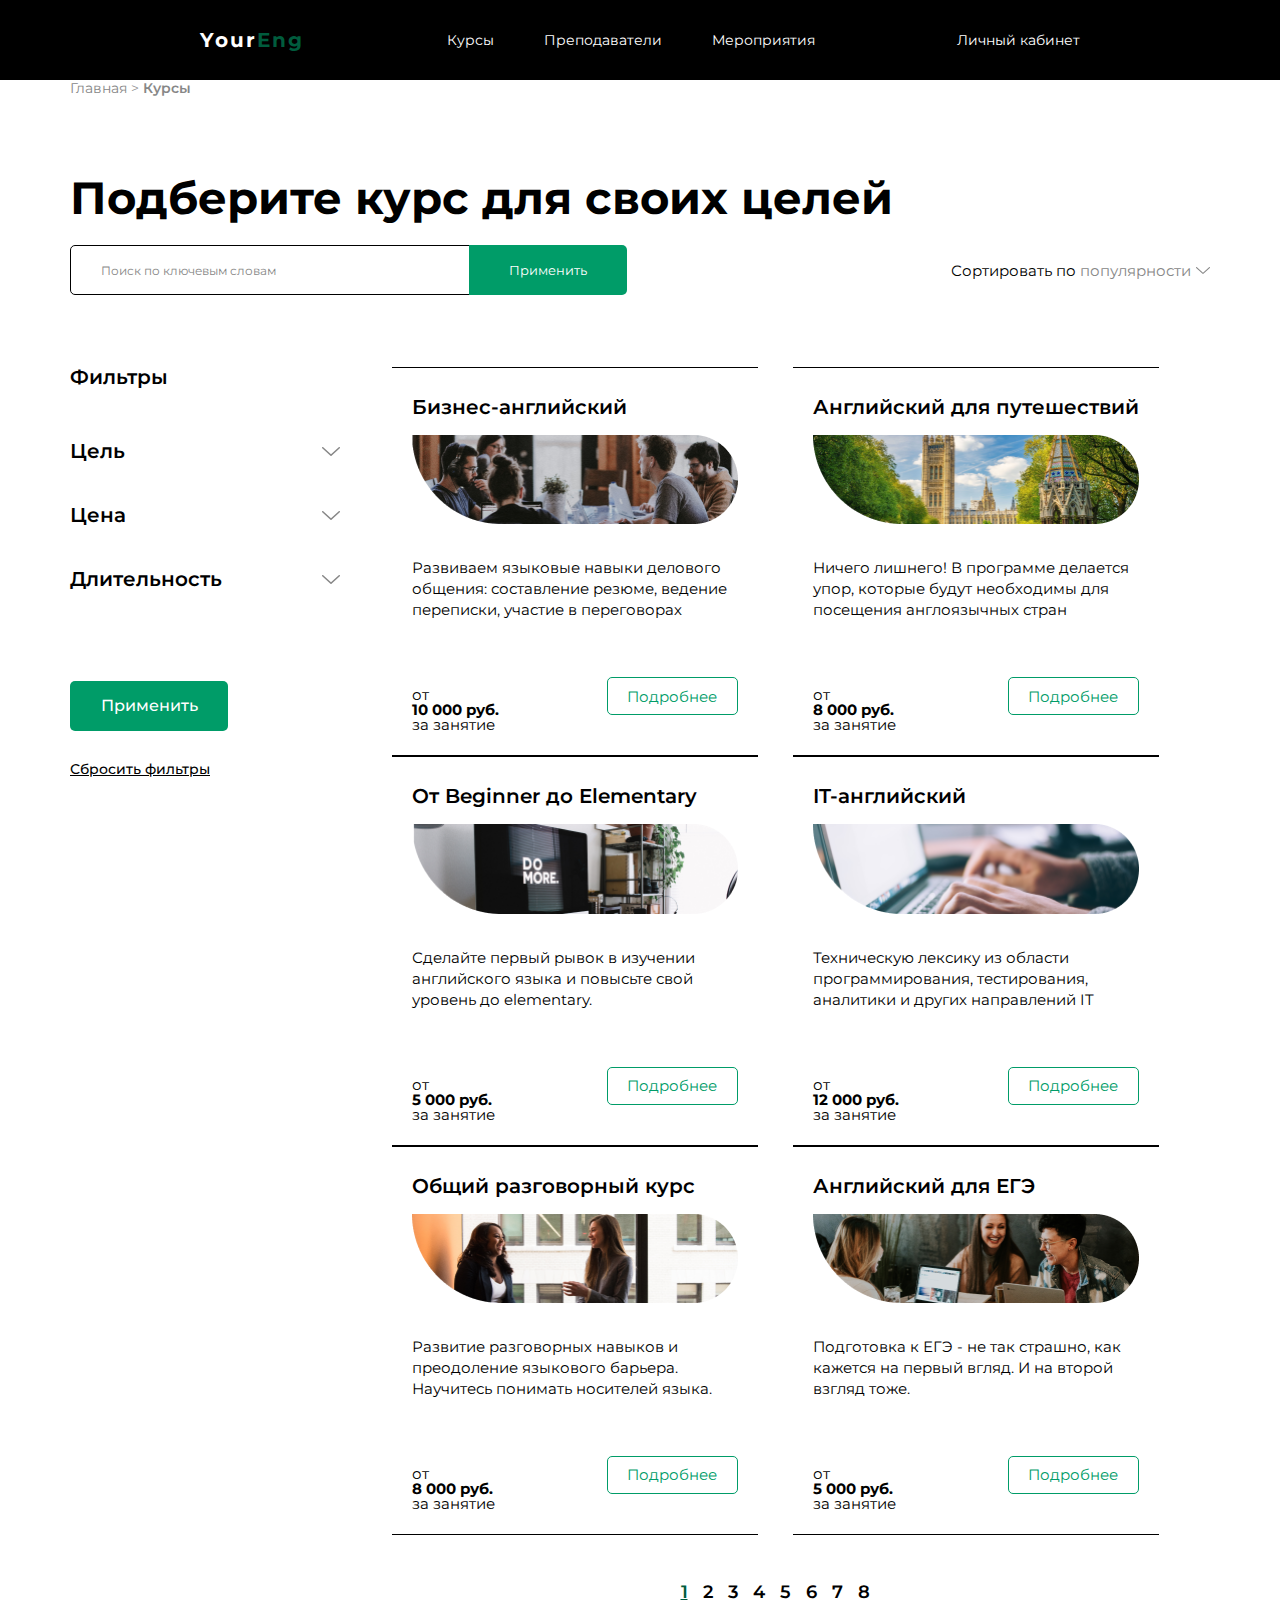
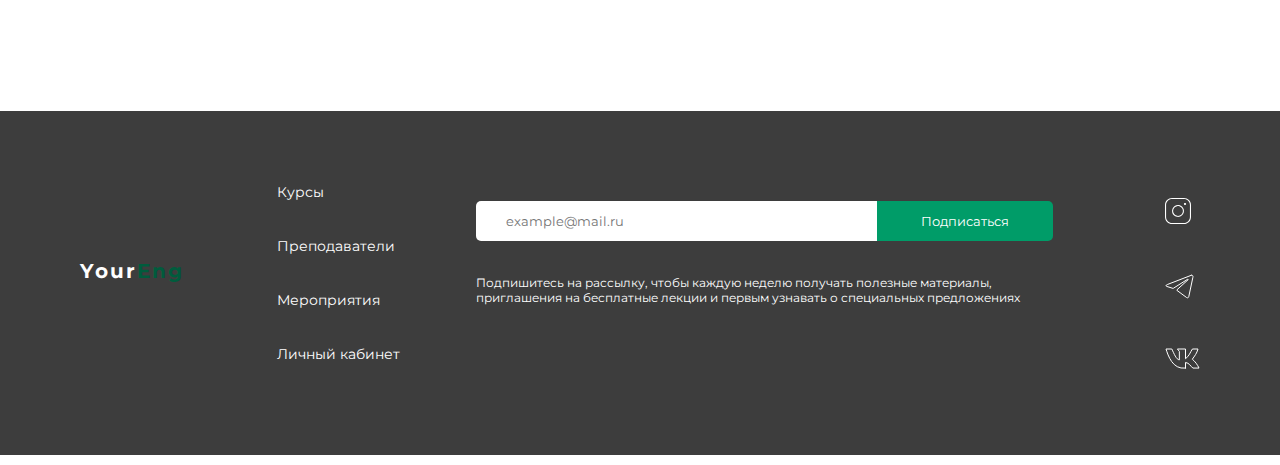
<file: course.html>
<!DOCTYPE html>
<html lang="en">
<head>
    <meta charset="UTF-8">
    <meta http-equiv="X-UA-Compatible" content="IE=edge">
    <meta name="viewport" content="width=device-width, initial-scale=1.0">
    <link rel="preconnect" href="https://fonts.googleapis.com">
    <link rel="preconnect" href="https://fonts.gstatic.com" crossorigin="">
    <link href="https://fonts.googleapis.com/css2?family=Montserrat:wght@400;600;700&display=swap" rel="stylesheet">
    <link rel="stylesheet" href="course.99abe88a.css">
    <title>YourEng</title>
</head>
<body>
    <div class="main">

        <div class="header__backdropfilter">

            <div class="header__menu-burger">
                <div class="header__menu-box">
                    <a href="index.html" class="header__menu-burger-link">Главная</a>
                    <a href="index.html#teachers" class="header__menu-burger-link">Преподаватели</a>
                    <a href="index.html#close-event" class="header__menu-burger-link">Мероприятия</a>
                    <a href="enterWindow.html" class="header__menu-burger-link">Личный кабинет</a>
                </div>
            </div>
        </div>

        <div class="header">
            <div class="header__logo">
                <a href="index.html" class="footer__logo-link"><span>Your</span><span class="header__span-green">Eng</span></a>
            </div>
            <div class="header__medium-text">
                <a href="#">Курсы</a><a href="index.html#teachers">Преподаватели</a><a href="index.html#close-event">Мероприятия</a>
            </div>
            <div class="header__personal-cabinet"><a href="enterWindow.html">Личный кабинет</a></div>
        </div>

        <div class="full-screen-wrapper">
            <div class="full-screen">
                

                <div class="choose-course">
                    
                    <div class="choose-course__navigation">
                        <a href="" class="choose-course__navigation-main">Главная&nbsp;>&nbsp;</a>
                        <a href="" class="choose-course__navigation-course">Курсы</a>
                    </div>

                    <h2 class="choose-course__title">Подберите курс для своих целей</h2>
                        
                    <div class="choose-course__search">
                        <input type="text" class="choose-course__input" placeholder="Поиск по ключевым словам" maxlength="20">
                        <button class="choose-course__btn">Применить</button>
                        <div class="choose-course__sort">
                            <span class="choose-course__choose-method">Сортировать по&nbsp;</span>
                            <p class="choose-course__list-methods _choose-course-popular">популярности</p>
                            <img src="Vector.db8bd39d.svg" alt="" class="choose-course__list-img">
                            <div class="sort-menu">
                                <div class="_choose-course-data">дате</div>
                                <div class="_choose-course-price">цене</div>
                                <div class="_choose-course-duration">длительности</div>
                            </div>
                        </div>
                    </div>
                </div>

                <div class="course-list">

                        <div class="course-list__filters">

                            <p class="course-list__filter-main">Фильтры</p>

                            <div class="course-list__filters-items">

                                <div class="course-list__item-solo"> 
                                    <div class="course-list__item-solo-header purpose-container">
                                        Цель
                                    <img src="Vector.db8bd39d.svg" alt="" class="course-list__img">
                                    </div>

                                    <div class="course-list__items-checkbox ">
                                        <form action="" class="course-list__items-for-solo">
                                            <label for="">
                                                <input type="checkbox" class="_purpose">
                                                Повышение общего уровня
                                            </label>
                                        </form>

                                        <form action="" class="course-list__items-for-solo">
                                            <label for="">
                                                <input type="checkbox" class="_purpose">
                                                Постановка речи
                                            </label>
                                        </form>

                                        <form action="" class="course-list__items-for-solo">
                                            <label for="">
                                                <input type="checkbox" class="_purpose">
                                                Подготовка к экзаменам
                                            </label>
                                        </form>
                                    </div>

                                </div>
                                <div class="course-list__item-solo"> 
                                    <div class="course-list__item-solo-header price-container">
                                        Цена
                                    <img src="Vector.db8bd39d.svg" alt="" class="course-list__img">
                                    </div>

                                    <div class="course-list__items-checkbox">
                                        <form action="" class="course-list__items-for-solo">
                                            <label for="">
                                                <input type="checkbox" class="_price">
                                                до 5 000 руб.
                                            </label>
                                        </form>

                                        <form action="" class="course-list__items-for-solo">
                                            <label for="">
                                                <input type="checkbox" class="_price">
                                                до 10 000 руб.
                                            </label>
                                        </form>

                                        <form action="" class="course-list__items-for-solo">
                                            <label for="">
                                                <input type="checkbox" class="_price">
                                                до 15 000 руб.
                                            </label>
                                        </form>
                                    </div>
                                </div>

                                <div class="course-list__item-solo"> 
                                    <div class="course-list__item-solo-header duration-container">
                                        Длительность
                                    <img src="Vector.db8bd39d.svg" alt="" class="course-list__img">
                                    </div>

                                    <div class="course-list__items-checkbox">
                                        <form action="" class="course-list__items-for-solo">
                                            <label for="">
                                                <input type="checkbox" class="_duration">
                                                от 50 до 70 дней
                                            </label>
                                        </form>

                                        <form action="" class="course-list__items-for-solo">
                                            <label for="">
                                                <input type="checkbox" class="_duration">
                                                от 70 до 90 дней
                                            </label>
                                        </form>

                                        <form action="" class="course-list__items-for-solo">
                                            <label for="">
                                                <input type="checkbox" class="_duration">
                                                от 90 до 110 дней
                                            </label>
                                        </form>
                                    </div>
                                </div>
                            </div>

                            <button class="course-list__btn" id="filter-btn">Применить</button>

                            <button class="course-list__reset">Сбросить фильтры</button>

                        </div>

                        <div class="course-list__right-part-container">
                            <div class="course-list__cards">

                            </div>
                            <ul class="course-list__number-page">
                                <li class="_li-active">1</li>
                                <li>2</li>
                                <li>3</li>
                                <li>4</li>
                                <li>5</li>
                                <li>6</li>
                                <li>7</li>
                                <li>8</li>
                            </ul>
                        </div>
                </div>
            </div>

            <footer class="footer">
                <div class="footer__container _container">
                    <div class="footer__logo header__logo">
                        <a href="index.html" class="footer__logo-link"><span>Your</span><span class="header__span-green">Eng</span></a> 
                    </div>
                    <div class="footer__list">
                        <div class="footer__logo header__logo footer__logo_adaptive">
                            <a href="#" class="footer__logo-link"><span>Your</span><span class="header__span-green">Eng</span></a> 
                        </div>
                        <ul>
                            <li><a href="course.html">Курсы</a></li>
                            <li><a href="index.html#teachers">Преподаватели</a></li>
                            <li><a href="index.html#close-event">Мероприятия</a></li>
                            <li><a href="#">Личный кабинет</a></li>
                        </ul>
                    </div>
                    <div class="footer__give-mail">
                        <form action="#" class="_footer__form">
                            <input type="text" class="footer__input _footer__req _footer__email" placeholder="example@mail.ru" data-input="true">
                            <button class="footer__button _button-green">Подписаться</button>
                        </form>
                        <p class="footer__text">Подпишитесь на рассылку, чтобы каждую неделю получать полезные материалы, приглашения на
                            бесплатные лекции и первым узнавать о специальных предложениях
                        </p>
                        <div class="footer__icons footer__icons_adaptive">
                            <a href="#"><img src="Instagram.024d42ec.svg" alt="instagram"></a>
                            <a href="#"><img src="telegram.a474ab61.svg" alt="telegram"></a> 
                            <a href="#"><img src="Vk.e46cd416.svg" alt="vk"></a>
                        </div>
                    </div>
                    <div class="footer__icons">
                        <a href="#"><img src="Instagram.024d42ec.svg" alt="instagram"></a>
                        <a href="#"><img src="telegram.a474ab61.svg" alt="telegram"></a> 
                        <a href="#"><img src="Vk.e46cd416.svg" alt="vk"></a>
                    </div>
                </div>
            </footer>
        </div>
    </div>
    <script src="course.7e0b1127.js"></script>
</body>
</html>
</file>
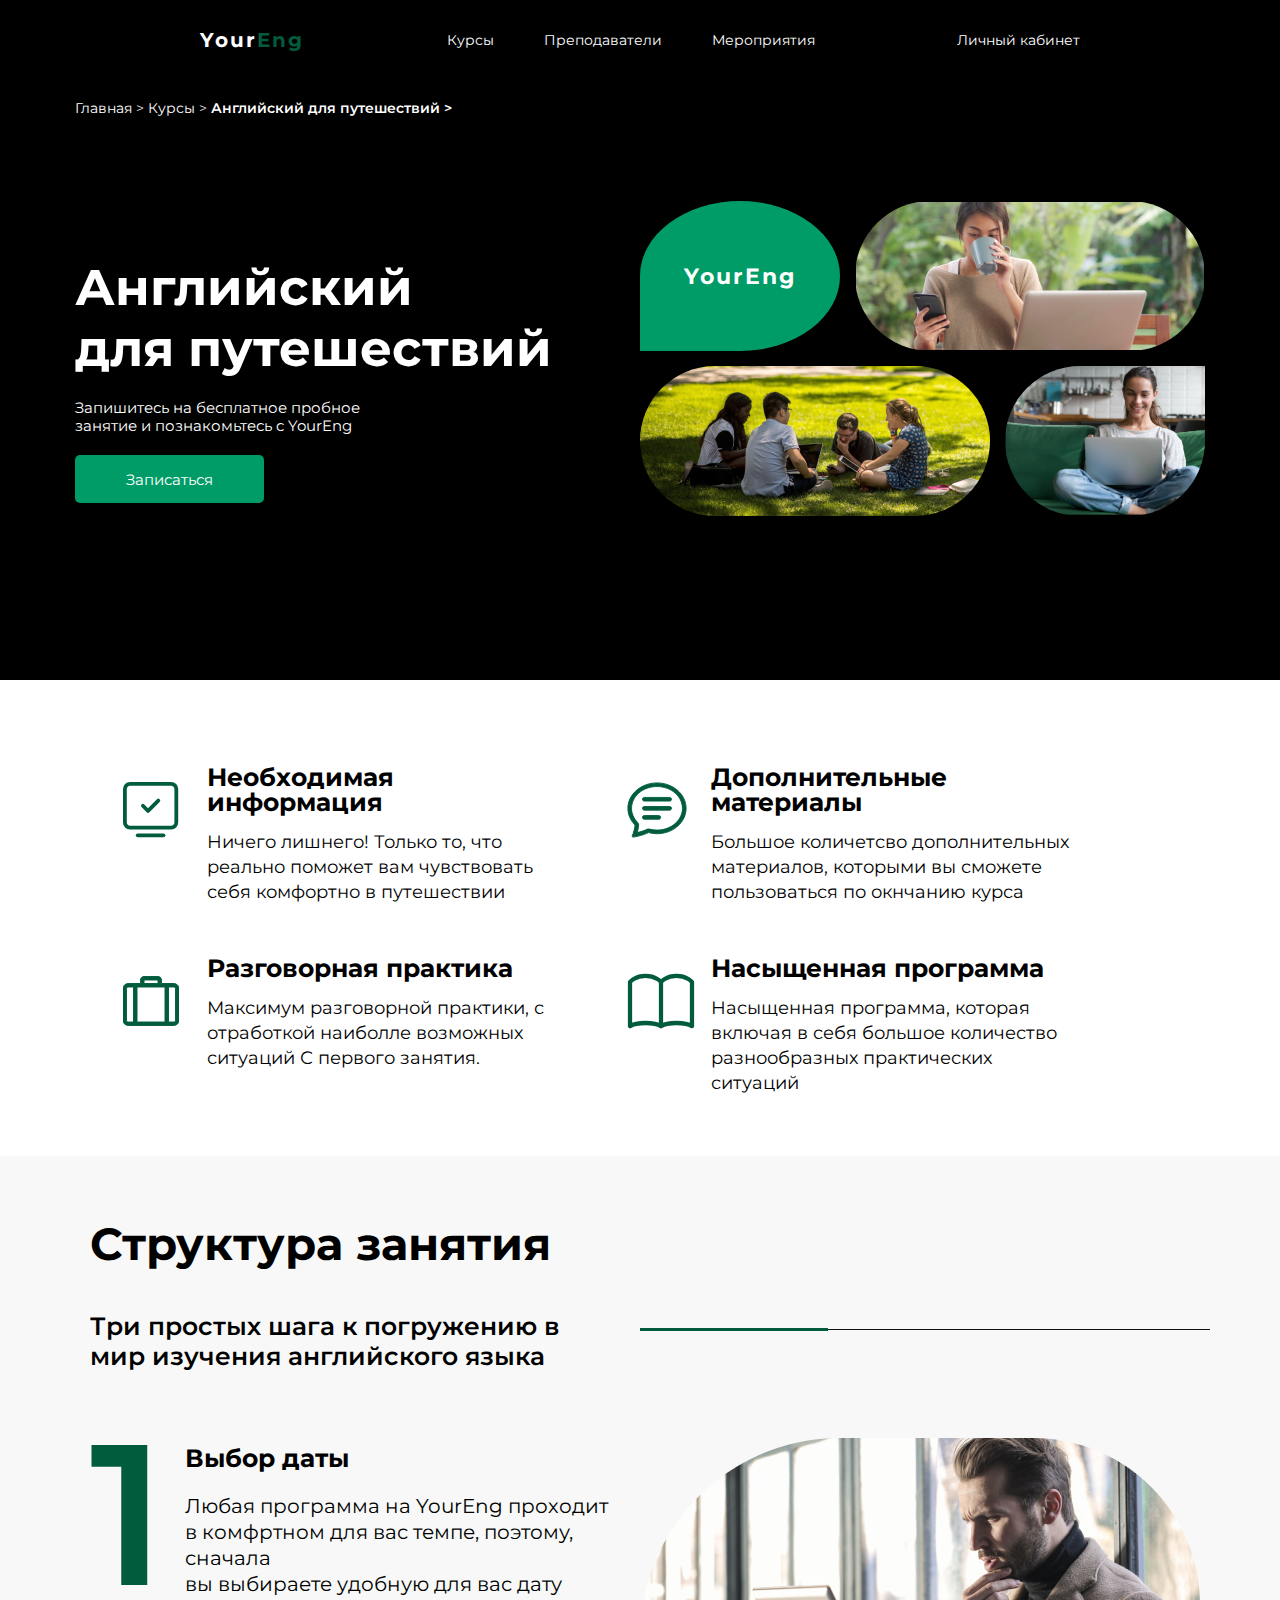
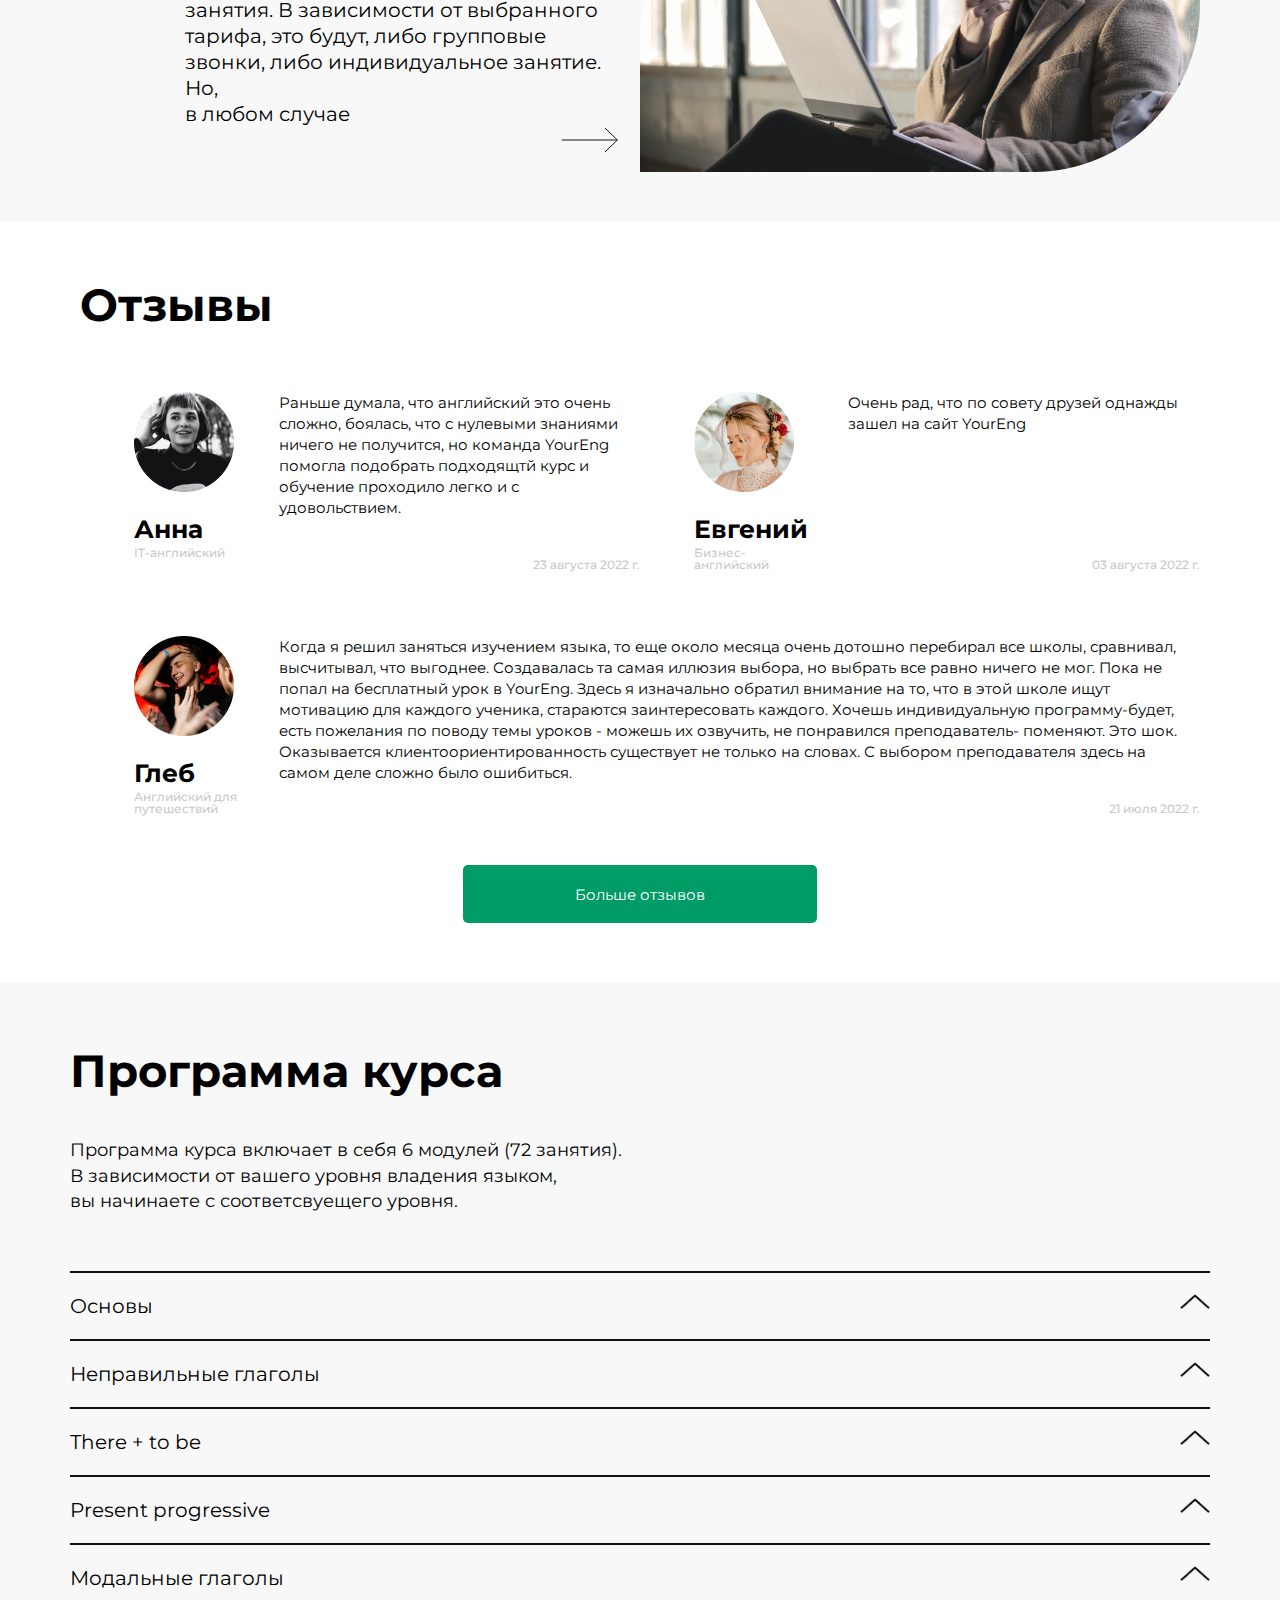
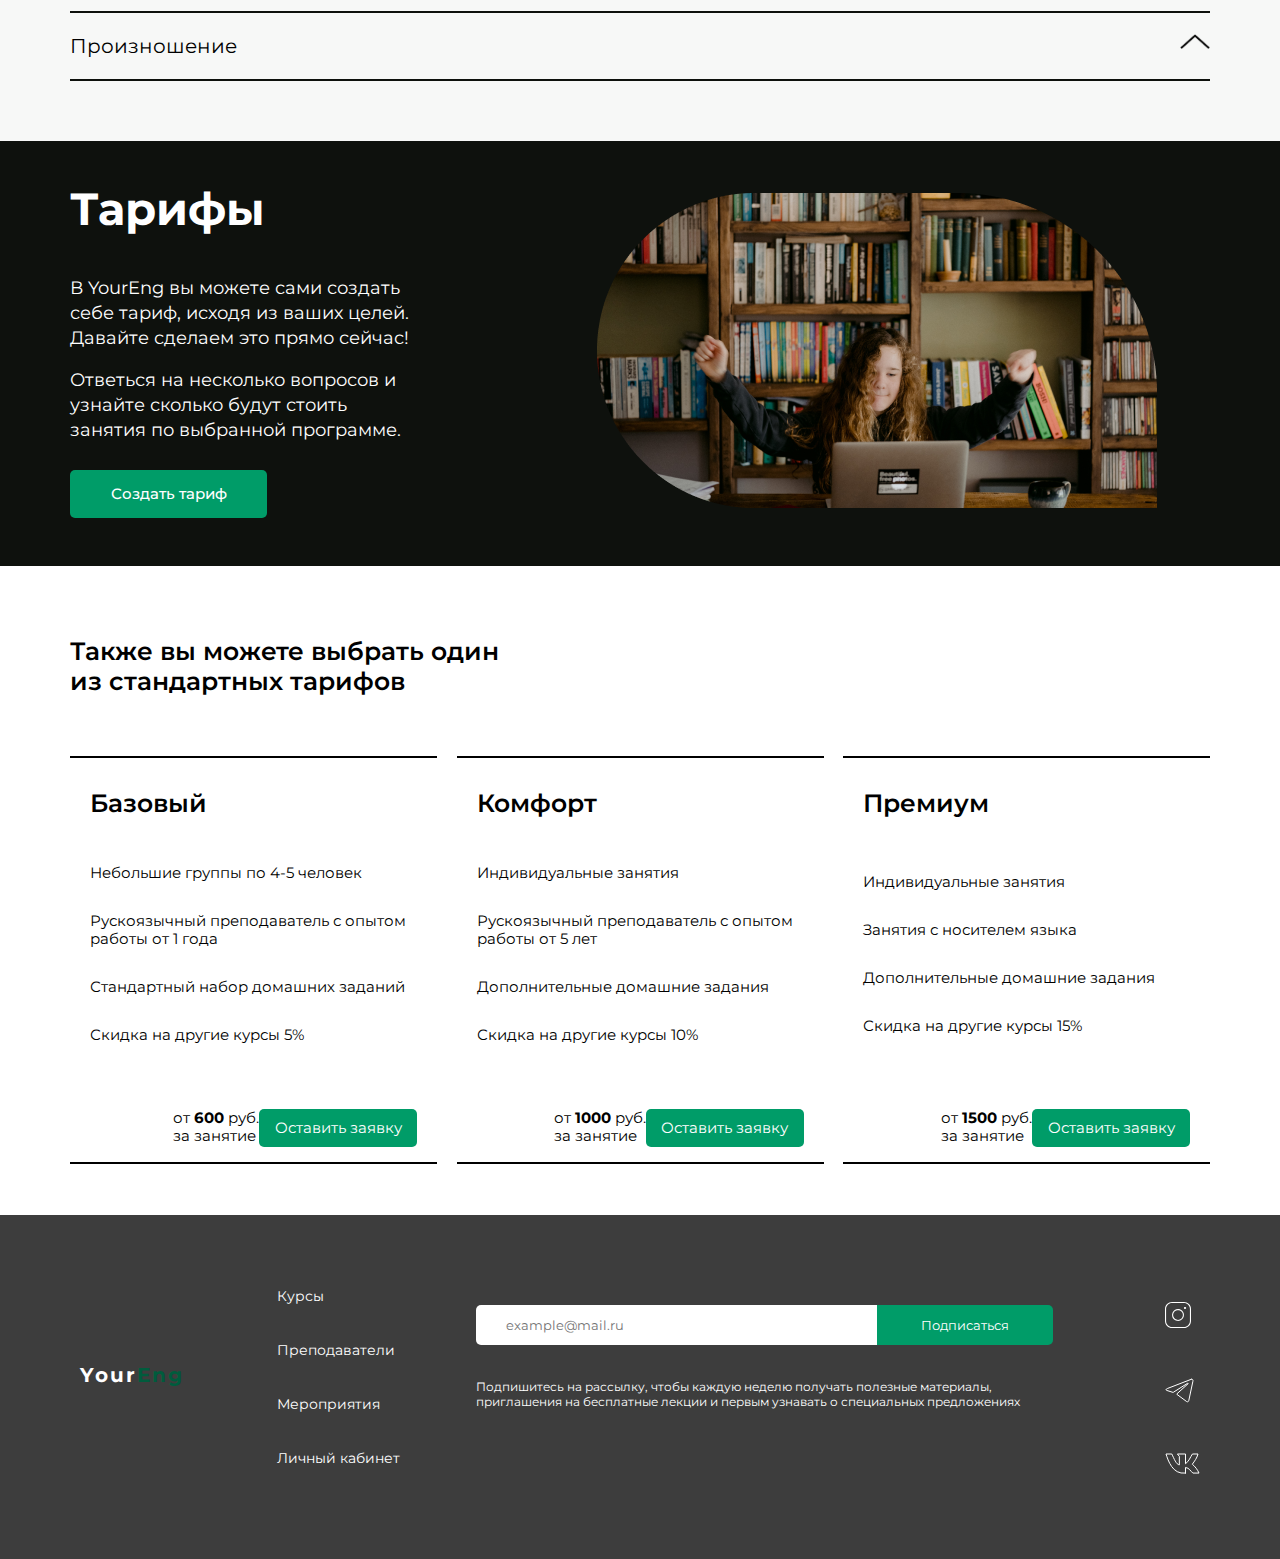
<file: course_eng-for-travel.html>
<!DOCTYPE html>
<html lang="en">
<head>
    <meta charset="UTF-8">
    <meta http-equiv="X-UA-Compatible" content="IE=edge">
    <meta name="viewport" content="width=device-width, initial-scale=1.0">
    <link rel="preconnect" href="https://fonts.googleapis.com">
    <link rel="preconnect" href="https://fonts.gstatic.com" crossorigin="">
    <link href="https://fonts.googleapis.com/css2?family=Montserrat:wght@400;600;700&display=swap" rel="stylesheet">
    <link rel="stylesheet" href="course-index.4d33b308.css">
    <script src="course_eng-for-travel.7d193dee.js" defer=""></script>
    <title>YourEng</title>
</head>
<body>

    <div class="main">

        <div class="header__backdropfilter">

            <div class="header__menu-burger">
                <div class="header__menu-box">
                    <a href="course.html" class="header__menu-burger-link">Курсы</a>
                    <a href="index.html#teachers" class="header__menu-burger-link">Преподаватели</a>
                    <a href="index.html#close-event" class="header__menu-burger-link">Мероприятия</a>
                    <a href="enterWindow.html" class="header__menu-burger-link">Личный кабинет</a>
                </div>
            </div>
        </div>

        <div class="header">
            <div class="header__logo">
                <a href="index.html" class="footer__logo-link"><span>Your</span><span class="header__span-green">Eng</span></a>
            </div>
            <div class="header__medium-text">
                <a href="course.html">Курсы</a><a href="index.html#teachers">Преподаватели</a><a href="index.html#close-event">Мероприятия</a>
            </div>
            <div class="header__personal-cabinet"><a href="enterWindow.html">Личный кабинет</a></div>
        </div>

        <div class="full-screen-wrapper">
            <div class="full-screen">
                

                <div class="full-screen-content">

                    <div class="full-screen__left-part">

                        <div class="choose-header__navigation">
                            <a href="" class="choose-header__navigation-main">Главная&nbsp;>&nbsp;</a>
                            <a href="" class="choose-header__navigation-main">Курсы&nbsp;>&nbsp;</a>
                            <a href="" class="choose-header__navigation-course">Английский для путешествий&nbsp;>&nbsp;</a>
                        </div>
                        
                        <div class="full-screen_read-area">
                            <p class="full-screen__text-big">Английский<br>для путешествий</p>
                            <p class="full-screen__text-small">Запишитесь на бесплатное пробное<br>занятие и познакомьтесь c YourEng</p>
                            <a href="#" class="_link-green full-screen__link-size _full-screen-record"><span>Записаться</span></a>
                        </div>

                    </div>

                    <div class="full-screen__right-part">

                        <div class="full-screen__flex-box">
                            <div class="image-box-1">
                                <span class="full-screen__span">YourEng</span>
                            </div>
                            <div class="image-box-2"></div>
                            <div class="image-box-3"></div>
                            <div class="image-box-4"></div>
                        </div>
                    </div>
                </div>
            </div>
        </div>

        <div class="advantages _container">
            <div class="advantages__body">

                <div class="advantages__card">
                    <img src="Group.47239aac.svg" alt="picture" class="advantages__img">
                        <h3 class="advantages__title">Необходимая информация</h3>
                        <p class="advantages__subtitle">Ничего лишнего! Только то, что реально поможет вам чувствовать себя комфортно в путешествии</p>
                </div>

                <div class="advantages__card">
                    <img src="sss.70f7db13.svg" alt="picture" class="advantages__img">
                    <div class="advantages__text">
                        <h3 class="advantages__title">Дополнительные материалы</h3>
                        <p class="advantages__subtitle">Большое количетсво дополнительных материалов, которыми вы сможете пользоваться по окнчанию курса</p>
                    </div>            
                </div>

                <div class="advantages__card">
                    <img src="fluent-mdl2_suitcase.1ea1169c.svg" alt="picture" class="advantages__img">
                    <div class="advantages__text">
                        <h3 class="advantages__title">Разговорная практика</h3>
                        <p class="advantages__subtitle">Максимум разговорной практики,
                            с отработкой наиболле возможных ситуаций 
                        С первого занятия.</p>
                    </div>
                </div>

                <div class="advantages__card">
                    <img src="Vector.211dbe8d.svg" alt="picture" class="advantages__img">
                    <div class="advantages__text">
                        <h3 class="advantages__title">Насыщенная программа</h3>
                        <p class="advantages__subtitle">Насыщенная программа, которая
                            включая в себя большое количество разнообразных практических ситуаций</p>
                    </div>
                </div>

            </div>
        </div>

        <div class="structure-lesson">

            <div class="structure-lesson__container">

                <div class="structure-lesson__left-part">
                    <p class="structure-lesson__title">Структура занятия</p>
                    <p class="structure-lesson__under-title">Три простых шага к погружению в мир 
                        изучения английского языка</p>
                        <div class="structure-lesson__choose-data">
                            <p class="structure-lesson__data-number">1</p>
                            <div class="structure-lesson__data-number-text">
                                <p class="structure-lesson__choose-data-heading">Выбор даты</p>
                                <p class="structure-lesson__choose-data-text">Любая программа на YourEng проходит в комфртном для вас темпе, поэтому, сначала <br>
                                    вы выбираете удобную для вас дату занятия. В зависимости от выбранного тарифа, 
                                    это будут, либо групповые звонки, либо индивидуальное занятие. Но,<br> в любом случае
                                </p>
                                <img src="Arrow.5afec82b.svg" alt="->" class="structure-lesson__arrow-right">
                            </div>
                        </div>
                </div>
                <div class="structure-lesson__right-part">
                    <div class="structure-lesson__slider-line">
                        <div class="structure-lesson__slider-line-snake animation-slider__1"></div>
                    </div>
                    <div class="structure-lesson__container-for-slide-bar">
                        <div class="structure-lesson__snake-slide-bar animation-img__3">
                            <img src="men.b696a082.png" alt="photo" class="structure-lesson__slider-img ">
                            <img src="men.b696a082.png" alt="photo" class="structure-lesson__slider-img ">
                            <img src="men.b696a082.png" alt="photo" class="structure-lesson__slider-img">
                        </div>
                    </div>
                </div>
            </div>
        </div>

        <div class="feedback _container">
            <h3 class="feedback__title">Отзывы</h3>
            <div class="feedback__container">
                <div class="feedback__card">
                    <div class="feedback__user-information">
                        <img src="inna.b3204f93.png" alt="perfect Anna" class="feedback__img">
                        <div class="feedback__user-information-text">
                            <p class="feedback__name">Анна</p>
                            <p class="feedback__direction">IT-английский</p>
                        </div>
                    </div>
                    <div class="feedback__text-container">
                        <div class="feedback__text">Раньше думала, что английский это очень 
                            сложно, боялась, что с нулевыми знаниями 
                            ничего не получится, но команда YourEng 
                            помогла подобрать подходящтй курс 
                            и обучение проходило легко 
                            и с удовольствием.</div>
                        <div class="feedback__data">23 августа 2022 г.</div>
                    </div>
                </div>

                <div class="feedback__card">
                    <div class="feedback__user-information">
                        <img src="sofia.33c715df.png" alt="Evgen" class="feedback__img">
                        <div class="feedback__user-information-text">
                            <p class="feedback__name">Евгений</p>
                            <p class="feedback__direction">Бизнес-английский</p>
                        </div>
                        
                    </div>
                    <div class="feedback__text-container">
                        <div class="feedback__text">Очень рад, что по совету друзей 
                            однажды зашел на сайт YourEng</div>
                        <div class="feedback__data">03 августа 2022 г.</div>
                    </div>
                </div>

                <div class="feedback__card">
                    <div class="feedback__user-information">
                        <img src="gleb.cf643244.png" alt="Mylvych" class="feedback__img">
                        <div class="feedback__user-information-text">
                            <p class="feedback__name">Глеб</p>
                            <p class="feedback__direction">Английский для путешествий</p>
                        </div>  
                    </div>
                    <div class="feedback__text-container">
                        <div class="feedback__text">Когда я решил заняться изучением языка, то еще около месяца очень дотошно перебирал все школы, 
                            сравнивал, высчитывал, что выгоднее. Создавалась та самая иллюзия выбора, но выбрать все равно ничего 
                            не мог. Пока не попал на бесплатный урок в YourEng. Здесь я изначально обратил внимание на то, что в этой 
                            школе ищут мотивацию для каждого ученика, стараются заинтересовать каждого. Хочешь индивидуальную 
                            программу-будет, есть пожелания по поводу темы уроков - можешь их озвучить, не понравился 
                            преподаватель- поменяют. Это шок. Оказывается клиентоориентированность существует не только на словах. 
                            С выбором преподавателя здесь на самом деле сложно было ошибиться.</div>
                        <div class="feedback__data">21 июля 2022 г.</div>
                    </div>
                </div>
            </div>
            <a href="#" class="feedback__link _link-green">Больше отзывов</a>
        </div>

        <div class="course-program">

            <div class="course-program__container">
                <div class="course-program__head">
                    <p class="course-program__heading">Программа курса</p>
                    <p class="course-program__heading-text">Программа курса включает в себя 6 модулей (72 занятия). 
                        В зависимости от вашего уровня владения языком, 
                        <br>вы начинаете с соответсвуещего уровня.</p>
                </div>
    
                <div class="course-program__list-container">
                    <div class="course-program__list-item">
                        <div class="course-program__list-item-heading">
                            <p class="course-program__item-head-text">Основы</p>
                            <img src="check.bea1eed1.png" alt="" class="course-program__img-check">
                        </div>
    
                        <div class="structure-lesson__choose-data course-program__big-number">
                            <p class="structure-lesson__data-number">1</p>
                            <div class="structure-lesson__data-number-text">
                                <p class="structure-lesson__choose-data-heading">Основы</p>
                                <p class="structure-lesson__choose-data-text">В этом модуле вы изучите базовые правила 
                                    построения предложений, времена, артикли
                                    и все то, что поможет вам заговорить
                                    на английском языке и комфортно чувствовать 
                                    себя в путешествии. 
                                </p>
                            </div>
                        </div>
    
                    </div>

                    <div class="course-program__list-item">
                        <div class="course-program__list-item-heading">
                            <p class="course-program__item-head-text">Неправильные глаголы</p>
                            <img src="check.bea1eed1.png" alt="" class="course-program__img-check">
                        </div>
    
                        <div class="structure-lesson__choose-data course-program__big-number">
                            <p class="structure-lesson__data-number">1</p>
                            <div class="structure-lesson__data-number-text">
                                <p class="structure-lesson__choose-data-heading">Основы</p>
                                <p class="structure-lesson__choose-data-text">В этом модуле вы изучите базовые правила 
                                    построения предложений, времена, артикли
                                    и все то, что поможет вам заговорить
                                    на английском языке и комфортно чувствовать 
                                    себя в путешествии. 
                                </p>
                            </div>
                        </div>
    
                    </div>

                    <div class="course-program__list-item">
                        <div class="course-program__list-item-heading">
                            <p class="course-program__item-head-text">There + to be</p>
                            <img src="check.bea1eed1.png" alt="" class="course-program__img-check">
                        </div>
    
                        <div class="structure-lesson__choose-data course-program__big-number">
                            <p class="structure-lesson__data-number">1</p>
                            <div class="structure-lesson__data-number-text">
                                <p class="structure-lesson__choose-data-heading">Основы</p>
                                <p class="structure-lesson__choose-data-text">В этом модуле вы изучите базовые правила 
                                    построения предложений, времена, артикли
                                    и все то, что поможет вам заговорить
                                    на английском языке и комфортно чувствовать 
                                    себя в путешествии. 
                                </p>
                            </div>
                        </div>
    
                    </div>

                    <div class="course-program__list-item">
                        <div class="course-program__list-item-heading">
                            <p class="course-program__item-head-text">Present progressive</p>
                            <img src="check.bea1eed1.png" alt="" class="course-program__img-check">
                        </div>
    
                        <div class="structure-lesson__choose-data course-program__big-number">
                            <p class="structure-lesson__data-number">1</p>
                            <div class="structure-lesson__data-number-text">
                                <p class="structure-lesson__choose-data-heading">Основы</p>
                                <p class="structure-lesson__choose-data-text">В этом модуле вы изучите базовые правила 
                                    построения предложений, времена, артикли
                                    и все то, что поможет вам заговорить
                                    на английском языке и комфортно чувствовать 
                                    себя в путешествии. 
                                </p>
                            </div>
                        </div>
    
                    </div>

                    <div class="course-program__list-item">
                        <div class="course-program__list-item-heading">
                            <p class="course-program__item-head-text">Модальные глаголы</p>
                            <img src="check.bea1eed1.png" alt="" class="course-program__img-check">
                        </div>
    
                        <div class="structure-lesson__choose-data course-program__big-number">
                            <p class="structure-lesson__data-number">1</p>
                            <div class="structure-lesson__data-number-text">
                                <p class="structure-lesson__choose-data-heading">Основы</p>
                                <p class="structure-lesson__choose-data-text">В этом модуле вы изучите базовые правила 
                                    построения предложений, времена, артикли
                                    и все то, что поможет вам заговорить
                                    на английском языке и комфортно чувствовать 
                                    себя в путешествии. 
                                </p>
                            </div>
                        </div>
    
                    </div>

                    <div class="course-program__list-item">
                        <div class="course-program__list-item-heading">
                            <p class="course-program__item-head-text">Произношение</p>
                            <img src="check.bea1eed1.png" alt="" class="course-program__img-check">
                        </div>
    
                        <div class="structure-lesson__choose-data course-program__big-number">
                            <p class="structure-lesson__data-number">1</p>
                            <div class="structure-lesson__data-number-text">
                                <p class="structure-lesson__choose-data-heading">Основы</p>
                                <p class="structure-lesson__choose-data-text">В этом модуле вы изучите базовые правила 
                                    построения предложений, времена, артикли
                                    и все то, что поможет вам заговорить
                                    на английском языке и комфортно чувствовать 
                                    себя в путешествии. 
                                </p>
                            </div>
                        </div>
    
                    </div>
                    
                </div>
            </div>

        </div>

        <div class="rates">

            <div class="rates__container">

                <div class="rates__left-part">
                    <div class="rates__heading">Тарифы</div>
                    <div class="rates__text-first">В YourEng вы можете сами создать 
                        себе тариф, исходя из ваших целей. 
                        Давайте сделаем это прямо сейчас!
                    </div>
                    <div class="rates__text-second">Ответься на несколько вопросов
                        и узнайте сколько будут стоить 
                        занятия по выбранной программе.
                    </div>
                    <div class="_button-green-mod rates__btn">Создать тариф</div>
                </div>

                <div class="rates__right-part">
                    <img src="Photo_without_Movich.5591da49.png" alt="happy-girl" class="rates__happy-girl">
                </div>
            </div>
        </div>

        <div class="standarts">

            <div class="standarts__container">

                <p class="standarts__heading">
                    Также вы можете выбрать один <br> 
                    из стандартных тарифов
                </p>

                <div class="standarts__container-items">

                    <div class="standarts__items">

                        <p class="standarts__item-heading">Базовый</p>

                        <div class="standarts__item-description">
                            <p>Небольшие группы по 4-5 человек</p>
                            <p>Рускоязычный преподаватель с опытом
                                работы от 1 года</p>
                            <p>Стандартный набор домашних заданий</p>
                            <p>Скидка на другие курсы 5%</p>
                        </div>

                        <div class="standarts__btn-wrapper">
                            <div class="standarts__price-btn">
                                <p>от <span>600</span> руб. <br> за занятие</p>
                                <button class="standarts__btn _full-screen-record">Оставить заявку</button>
                            </div>
                        </div>

                    </div>

                    <div class="standarts__items">

                        <p class="standarts__item-heading">Комфорт</p>

                        <div class="standarts__item-description">
                            <p>Индивидуальные занятия</p>
                            <p>Рускоязычный преподаватель с опытом
                                работы от 5 лет</p>
                            <p>Дополнительные домашние задания</p>
                            <p>Скидка на другие курсы 10%</p>
                        </div>

                        <div class="standarts__btn-wrapper">
                            <div class="standarts__price-btn">
                                <p>от <span>1000</span> руб. <br> за занятие</p>
                                <button class="standarts__btn _full-screen-record">Оставить заявку</button>
                            </div>
                        </div>

                    </div>

                    <div class="standarts__items">

                        <p class="standarts__item-heading">Премиум</p>

                        <div class="standarts__item-description">
                            <p>Индивидуальные занятия</p>
                            <p>Занятия с носителем языка</p>
                            <p>Дополнительные домашние задания</p>
                            <p>Скидка на другие курсы 15%</p>
                        </div>

                        <div class="standarts__btn-wrapper">
                            <div class="standarts__price-btn">
                                <p>от <span>1500</span> руб. <br> за занятие</p>
                                <button class="standarts__btn _full-screen-record">Оставить заявку</button>
                            </div>
                        </div>

                    </div>

                </div>

            </div>

        </div>

        <footer class="footer">
            <div class="footer__container _container">
                <div class="footer__logo header__logo">
                    <a href="index.html" class="footer__logo-link"><span>Your</span><span class="header__span-green">Eng</span></a> 
                </div>
                <div class="footer__list">
                    <div class="footer__logo header__logo footer__logo_adaptive">
                        <a href="#" class="footer__logo-link"><span>Your</span><span class="header__span-green">Eng</span></a> 
                    </div>
                    <ul>
                        <li><a href="course.html">Курсы</a></li>
                        <li><a href="index.html#teachers">Преподаватели</a></li>
                        <li><a href="index.html#close-event">Мероприятия</a></li>
                        <li><a href="">Личный кабинет</a></li>
                    </ul>
                </div>
                <div class="footer__give-mail">
                    <form action="#" class="_footer__form">
                        <input type="text" class="footer__input _footer__req _footer__email" placeholder="example@mail.ru" data-input="true">
                        <button class="footer__button _button-green">Подписаться</button>
                    </form>
                    <p class="footer__text">Подпишитесь на рассылку, чтобы каждую неделю получать полезные материалы, приглашения на
                        бесплатные лекции и первым узнавать о специальных предложениях
                    </p>
                    <div class="footer__icons footer__icons_adaptive">
                        <a href="#"><img src="Instagram.024d42ec.svg" alt="instagram"></a>
                        <a href="#"><img src="telegram.a474ab61.svg" alt="telegram"></a> 
                        <a href="#"><img src="Vk.e46cd416.svg" alt="vk"></a>
                    </div>
                </div>
                <div class="footer__icons">
                    <a href="#"><img src="Instagram.024d42ec.svg" alt="instagram"></a>
                    <a href="#"><img src="telegram.a474ab61.svg" alt="telegram"></a> 
                    <a href="#"><img src="Vk.e46cd416.svg" alt="vk"></a>
                </div>
            </div>
        </footer>

    </div>
    <div class="modal hidden" id="modal-container" data-close="true">
        <div class="modal__body hidden _container">
            <img src="Cancel.bb37447f.svg" alt="close" class="modal__close" data-close="true">
            <div class="modal__container">
                <h3 class="modal__title">Бесплатное пробное занятие</h3>
                <form action="#" class="modal__form" id="form-free-lesson">
                    <div class="modal__input-container">
                        <input class="modal__input modal__input_name _modal-req" placeholder="Имя" data-input="true">
                        <img src="Vector.a6e5648f.svg" alt="star">
                    </div>
                    <div class="modal__input-container">
                        <input class="modal__input modal__input_birthday _modal-req" placeholder="Введите дату рождения" data-input="true">
                        <img src="Vector.a6e5648f.svg" alt="star">
                    </div>
                    <div class="modal__input-container">
                        <input class="modal__input modal__input_phone _modal-req" placeholder="+7 (___)-___-__-__" type="tel" data-input="true">
                        <img src="Vector.a6e5648f.svg" alt="star">
                    </div>
                    
                    <div class="modal__input-container">
                        <input class="modal__input modal__input_email _modal-req _modal-email" placeholder="example@mail.ru" type="email" data-input="true">
                        <img src="Vector.a6e5648f.svg" alt="star" data-input="true">
                    </div>

                    <textarea class="modal__input modal__input_textarea" placeholder="Сообщение" maxlength="140" data-input="true"></textarea>

                    <p class="modal__paragraph"><img src="Vector.a6e5648f.svg" alt="star"> Поля, обязательные для заполнения</p>
                    <button class="modal__button _button-green">Записаться</button>
                </form>
            </div>
        </div>
    </div>
</body>
</html>
</file>
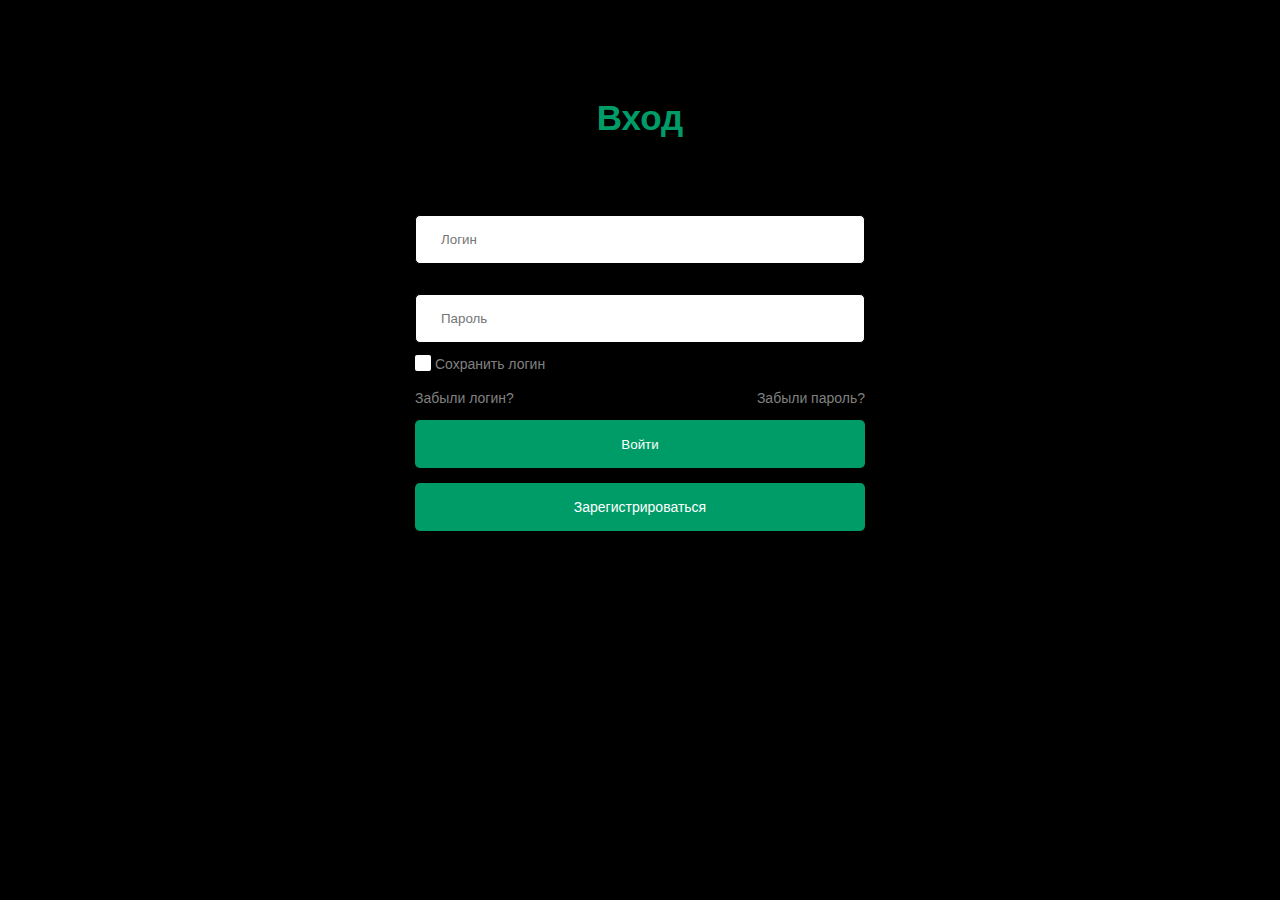
<file: enterWindow.html>
<!DOCTYPE html>
<html lang="en">
<head>
    <meta charset="UTF-8">
    <meta name="viewport" content="width=device-width, initial-scale=1.0">
    <title>Enter</title>
    <link rel="stylesheet" href="registration.a3678e24.css">
    <link rel="icon" href="tv.4cc9b828.svg">
    <script src="enterWindow.dff4fb78.js" defer=""></script>
</head>
<body>
    <div class="registration">
        <div class="modal " id="modal-container" data-close="true">
            <div class="modal__body _container container-send">
                <div class="modal__container registration__content">
                    <h3 class="modal__title registration__title">Вход</h3>
                    <form action="#" class="modal__form registration__form form-send">
                        <div class="modal__input-container registration__input">
                            <input class="modal__input modal__input_name _form__req" placeholder="Логин" data-input="true">
                        </div>
                        <div class="modal__input-container registration__input">
                            <input class="modal__input modal__input_password _modal-req _form__req" type="password" placeholder="Пароль" data-input="true">
                        </div>
                        <label class="registration__checkbox">
                            <input type="checkbox">
                            <span class="registration__checker"></span>
                            Сохранить логин
                        </label>
                        <div class="registration__tips">
                            <a href="#" class="registration__login">Забыли логин?</a>
                            <a href="#" class="registration__password">Забыли пароль?</a>
                        </div>
                        <button class="modal__button _button-green registration__button">Войти</button>
                        <a href="registrationWindow.html" class="modal__button _link-green registration__button">Зарегистрироваться</a>
                    </form>
                </div>
            </div>
        </div>
    </div>
</body>
</html>
</file>
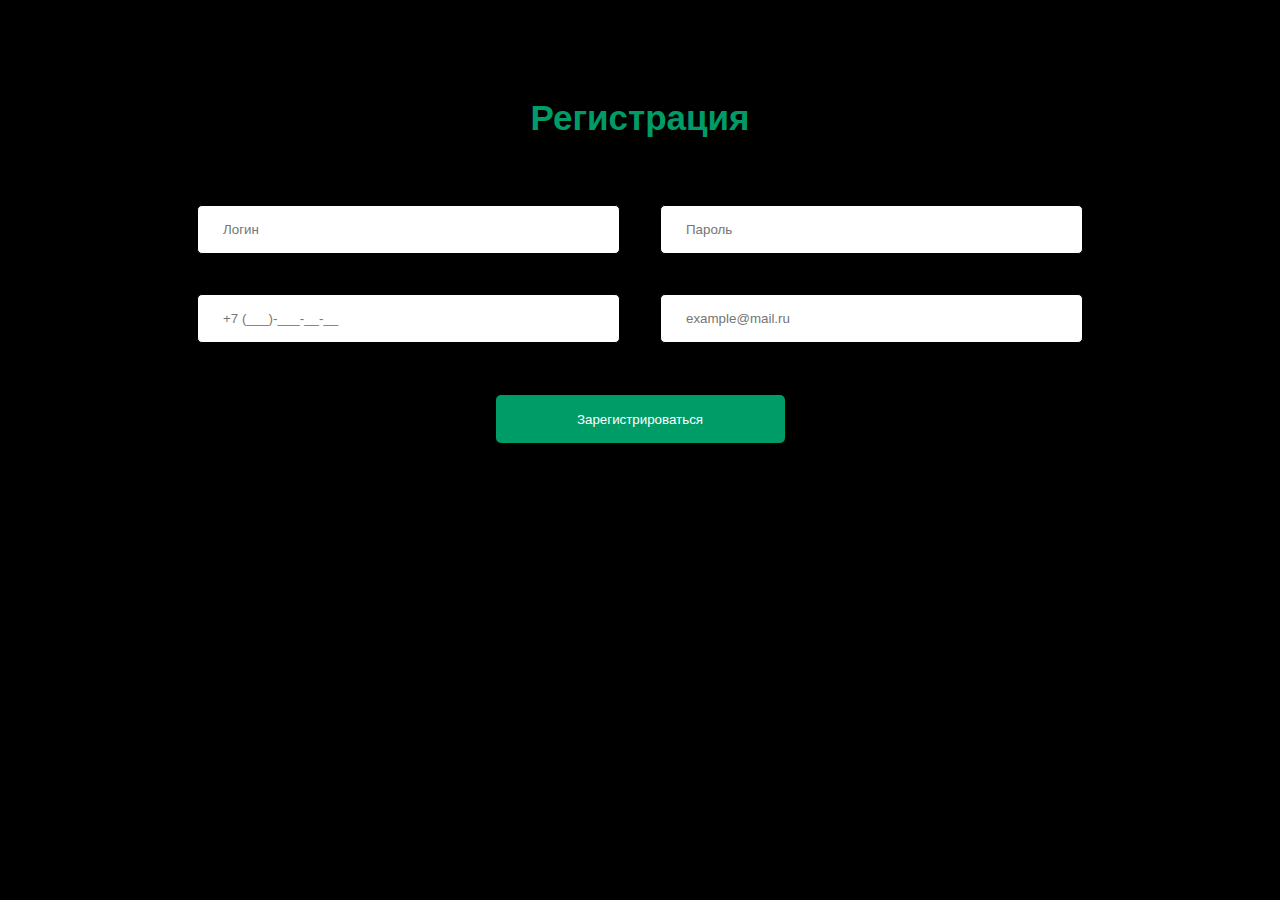
<file: registrationWindow.html>
<!DOCTYPE html>
<html lang="en">
<head>
    <meta charset="UTF-8">
    <meta name="viewport" content="width=device-width, initial-scale=1.0">
    <title>Registration</title>
    <link rel="stylesheet" href="registration.a3678e24.css">
    <link rel="icon" href="tv.4cc9b828.svg">
    <script src="enterWindow.dff4fb78.js" defer=""></script>
</head>
<body>
    <div class="registration">
        <div class="modal" id="modal-container" data-close="true">
            <div class="modal__body _container container-send">
                <div class="modal__container registration__content">
                    <h3 class="modal__title registration__title">Регистрация</h3>
                    <form action="#" class="modal__form form-send">
                        <div class="modal__input-container">
                            <input class="modal__input modal__input_name _form__req _register" placeholder="Логин" data-input="true">
                        </div>
                        <div class="modal__input-container">
                            <input class="modal__input modal__input_password _form__req" placeholder="Пароль" type="password" data-input="true">
                        </div>
                        <div class="modal__input-container">
                            <input class="modal__input modal__input_phone _form__req" placeholder="+7 (___)-___-__-__" type="tel" data-input="true">
                        </div>
                        
                        <div class="modal__input-container">
                            <input class="modal__input modal__input_email _modal-req _modal-email _form__req" placeholder="example@mail.ru" type="email" data-input="true">
                        </div>
                        <button class="modal__button _button-green registration__reg-btn">Зарегистрироваться</button>
                    </form>
                </div>
            </div>
        </div>
    </div>
</body>
</html>
</file>
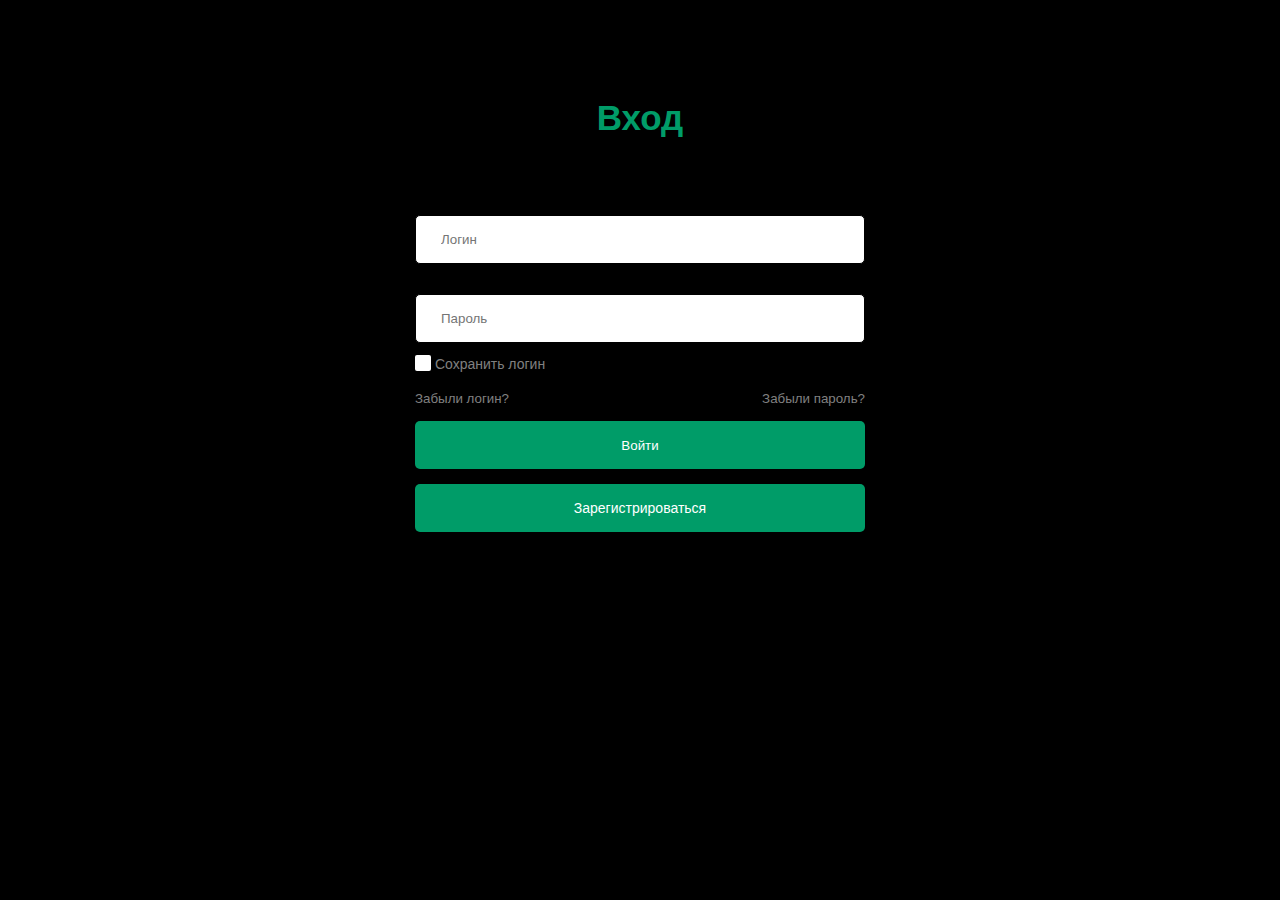
<file: components/registration/registration.html>
<!DOCTYPE html>
<html lang="en">
<head>
    <meta charset="UTF-8">
    <meta name="viewport" content="width=device-width, initial-scale=1.0">
    <title>Registration</title>
    <link rel="stylesheet" href="/registration.b16e20a1.css">
    <link rel="icon" href="/tv.e18b4c29.svg">
<script src="/registration.b16e20a1.js"></script></head>
<body>
    <div class="registration">
        <div class="modal " id="modal-container" data-close="true">
            <div class="modal__body _container">
                <div class="modal__container registration__content">
                    <h3 class="modal__title registration__title">Вход</h3>
                    <form action="#" class="modal__form registration__form" id="form-free-lesson">
                        <div class="modal__input-container registration__input">
                            <input class="modal__input modal__input_name _modal-req" placeholder="Логин" data-input="true">
                            <img src="/Vector.fb7dc3c4.svg" alt="star">
                        </div>
                        <div class="modal__input-container registration__input">
                            <input class="modal__input modal__input_birthday _modal-req" placeholder="Пароль" data-input="true">
                            <img src="/Vector.fb7dc3c4.svg" alt="star">
                        </div>
                        <label class="registration__checkbox">
                            <input type="checkbox">
                            <span></span>
                            Сохранить логин
                        </label>
                        <div class="registration__tips">
                            <button class="registration__login">Забыли логин?</button>
                            <button class="registration__password">Забыли пароль?</button>
                        </div>
                        <button class="modal__button _button-green registration__button">Войти</button>
                        <a href="#" class="modal__button _link-green registration__button">Зарегистрироваться</a>
                    </form>
                </div>
            </div>
        </div>
    </div>
</body>
</html>
</file>
<file: YourEng.b3a89883.css>
* {
  padding: 0;
  margin: 0;
  border: 0;
}

*, *:before, *:after {
  -moz-box-sizing: border-box;
  -webkit-box-sizing: border-box;
  box-sizing: border-box;
}

:focus, :active {
  outline: none;
}

a:focus, a:active {
  outline: none;
}

nav, footer, header, aside {
  display: block;
}

html, body {
  height: 100%;
  width: 100%;
  font-size: 100%;
  line-height: 1;
  font-size: 14px;
  -ms-text-size-adjust: 100%;
  -moz-text-size-adjust: 100%;
  -webkit-text-size-adjust: 100%;
}

input, button, textarea {
  font-family: inherit;
}

input::-ms-clear {
  display: none;
}

button {
  cursor: pointer;
}

button::-moz-focus-inner {
  padding: 0;
  border: 0;
}

a, a:visited {
  text-decoration: none;
}

a:hover {
  text-decoration: none;
}

ol, ul li {
  list-style: none;
}

img {
  vertical-align: top;
}

h1, h2, h3, h4, h5, h6 {
  font-size: inherit;
  font-weight: 400;
}

* {
  box-sizing: border-box;
  margin: 0;
  padding: 0;
}

a {
  color: #FFFFFF;
  height: min-content;
  display: block;
}

* {
  scrollbar-color: #005C3D #878787;
  scrollbar-width: thin;
}

::-webkit-scrollbar {
  width: 8px;
  height: 8px;
}

::-webkit-scrollbar-thumb {
  background-color: #005C3D;
  border-radius: 4px;
}

::-webkit-scrollbar-track {
  background-color: #878787;
}

.main {
  background-color: #FFFFFF;
  font-family: "Montserrat", sans-serif;
  font-size: 15px;
  font-weight: 400;
}

._container {
  max-width: 1140px;
  margin: 0 auto;
  padding: 0 10px;
}

._button-white {
  color: #009C68;
  background-color: white;
  width: 131px;
  height: 38px;
  border-radius: 5px;
  border: 1px solid #009C68;
  transition: all 0.8s ease;
}
._button-white:hover {
  color: white;
  background-color: #009C68;
}

._button-green {
  color: white;
  border-radius: 5px;
  transition: all 0.8s ease;
  background-color: #009C68;
}
._button-green:hover {
  background-color: #005C3D;
  cursor: pointer;
}

._link-green {
  display: flex;
  justify-content: center;
  align-items: center;
  color: white;
  background-color: #009C68;
  width: 131px;
  height: 38px;
  border-radius: 5px;
  transition: all 0.8s ease;
}
._link-green:hover {
  background-color: #005C3D;
}

._link-white {
  display: flex;
  justify-content: center;
  align-items: center;
  color: #009C68;
  background-color: white;
  border: 1px solid #009C68;
  border-radius: 5px;
  transition: all 0.8s ease;
}
._link-white:hover {
  background-color: #009C68;
  color: white;
}

.hidden {
  display: none;
}

.header {
  background-color: #000;
  max-width: 100%;
  height: 80px;
  color: #FFFFFF;
  display: flex;
  justify-content: space-between;
  padding: 0 200px;
  align-items: center;
}

.header__logo {
  font-weight: 700;
  font-size: 20px;
  line-height: 24px;
  letter-spacing: 0.1em;
  cursor: pointer;
}

.header__span-green {
  color: #005C3D;
}

.header__medium-text {
  font-style: normal;
  font-weight: 400;
  font-size: 14px;
  display: flex;
  flex-wrap: wrap;
}
.header__medium-text a:nth-child(2) {
  padding: 0 50px;
}
.header__medium-text a {
  transition: all 0.3s ease 0s;
}
.header__medium-text a:hover {
  color: #009C68;
}

.header__personal-cabinet {
  font-style: normal;
  font-weight: 400;
  font-size: 14px;
}
.header__personal-cabinet a {
  transition: all 0.3s ease 0s;
}
.header__personal-cabinet a:hover {
  color: #009C68;
}

.header__backdropfilter {
  display: none;
  z-index: -1;
}

@media (max-width: 1200px) {
  .header {
    padding: 0 20px;
  }
}
@media (max-width: 768px) {
  .header__medium-text {
    display: none;
  }
  .header__personal-cabinet {
    display: none;
  }
  .header__cross {
    width: 30px;
    height: 22px;
    position: relative;
    z-index: 100;
  }
  .header__cross::before {
    content: "";
    display: block;
    position: absolute;
    top: 0;
    width: 100%;
    height: 3px;
    background-color: #fff;
    transition: all 0.5s;
  }
  .header__cross::after {
    content: "";
    display: block;
    position: absolute;
    bottom: 0;
    width: 100%;
    height: 3px;
    background-color: #fff;
    transition: all 0.5s;
  }
  .header__cross .header__cross-line {
    display: block;
    width: 100%;
    height: 3px;
    background-color: #fff;
    position: absolute;
    top: 50%;
    transform: translateY(-1.5px);
    transition: all 0.5s;
  }
  .header__cross-click::before {
    transform: rotate(45deg);
    transition: all 0.5s;
  }
  .header__cross-click::after {
    display: none;
    transition: all 0.5s;
  }
  .header__cross-click .header__cross-line-click {
    top: 0;
    transform: translateY(-0.5px) rotate(-45deg);
    transition: all 0.5s;
  }
  .header__menu-burger {
    width: 360px;
    height: 341px;
    background-color: #000;
    position: absolute;
    right: 0;
    top: 0;
    opacity: 0;
    transition: opacity ease 0.5s;
    display: flex;
    flex-direction: column;
    align-items: center;
    justify-content: center;
    backdrop-filter: blur(3px);
  }
  .header__menu-box {
    display: flex;
    flex-direction: column;
    gap: 30px;
    font-size: 20px;
  }
  .header__backdropfilter {
    width: 100%;
    height: 100vh;
    position: absolute;
    display: block;
    display: flex;
  }
}
@media (max-width: 480px) {
  .header {
    height: 60px;
  }
}
.hidden-abs {
  position: absolute;
  display: none;
}

.opacity-see {
  opacity: 1;
  transition: all 0.5s;
}

.blur-fon {
  backdrop-filter: blur(3px);
  z-index: 20;
}

.scroll-none {
  overflow: hidden;
}

.full-screen-wrapper {
  height: 100vh;
  min-height: fit-content;
  width: 100%;
  background-color: #000000;
  padding-bottom: 10px;
}

.full-screen {
  max-width: 1160px;
  margin: 0 auto;
}

.full-screen-content {
  width: 100%;
  height: 100%;
  display: flex;
  justify-content: space-between;
  padding: 0 15px;
}

.full-screen__left-part {
  max-width: 50%;
  height: 100%;
  color: #FFFFFF;
  padding-top: 135px;
}

.full-screen_read-area {
  display: flex;
  flex-direction: column;
  gap: 20px 0;
}

.full-screen__text-big {
  font-family: "Montserrat";
  font-style: normal;
  font-weight: 700;
  font-size: 50px;
  line-height: 61px;
}

.full-screen__text-small {
  font-family: "Montserrat";
  font-style: normal;
  font-weight: 400;
  font-size: 15px;
  line-height: 18px;
}

.full-screen__right-part {
  flex-basis: 565px;
  height: 100%;
  padding-top: 68px;
}

.full-screen__flex-box {
  display: flex;
  flex-direction: row;
  flex-wrap: wrap;
  justify-content: space-between;
  align-content: space-between;
}

.image-box-1 {
  width: 200px;
  border-radius: 100% 100% 100% 0;
  background-color: #009C68;
  margin-bottom: 15px;
  display: flex;
  justify-content: center;
  align-items: center;
}

.full-screen__span {
  font-style: normal;
  font-weight: 700;
  font-size: 21.5537px;
  line-height: 26px;
  letter-spacing: 0.1em;
  color: #FFFFFF;
}

.full-screen__link-size {
  width: 189px;
  height: 48px;
}

.image-box-2 {
  width: 350px;
  height: 150px;
  border-radius: 200px;
  background-image: url(img_1.94c04cdd.png);
  margin: 0 0 15px 0;
}

.image-box-3 {
  width: 350px;
  height: 150px;
  border-radius: 200px;
  background-image: url(img_2.09bfa327.png);
  margin-bottom: 15px;
}

.image-box-4 {
  width: 200px;
  height: 150px;
  border-radius: 200px 200px 200px 0px;
  border-radius: 200px 0px 200px 200px;
  background-image: url(img_3.43e91d22.png);
  margin: 0 0 0 0;
}

.image-box-5 {
  width: 200px;
  height: 150px;
  border-radius: 200px 200px 200px 0px;
  border-radius: 200px;
  background-image: url(img_4.cae64986.png);
}

.image-box-6 {
  width: 350px;
  height: 150px;
  border-radius: 0px 200px 200px 400px;
  background-image: url(img_5.81db853c.png);
  margin-right: 0;
}

@media (max-width: 1060px) {
  .full-screen-wrapper {
    height: 568px;
  }
  .full-screen__right-part {
    flex-basis: 470px;
  }
  .image-box-1 {
    width: 165px;
    height: 125px;
  }
  .image-box-2 {
    width: 290px;
    height: 125px;
  }
  .image-box-3 {
    width: 290px;
    height: 125px;
  }
  .image-box-4 {
    width: 165px;
    height: 125px;
  }
  .image-box-5 {
    width: 165px;
    height: 125px;
  }
  .image-box-6 {
    width: 290px;
    height: 125px;
  }
}
@media (max-width: 950px) {
  .full-screen__right-part {
    flex-basis: 353px;
  }
  .full-screen__text-big {
    font-size: 40px;
    line-height: normal;
  }
  .image-box-1 {
    width: 125px;
    height: 95px;
  }
  .image-box-2 {
    width: 220px;
    height: 95px;
  }
  .image-box-3 {
    width: 220px;
    height: 95px;
  }
  .image-box-4 {
    width: 125px;
    height: 95px;
  }
  .image-box-5 {
    width: 125px;
    height: 95px;
  }
  .image-box-6 {
    width: 220px;
    height: 95px;
  }
}
@media (max-width: 746px) {
  .full-screen__left-part {
    max-width: 100%;
    padding-top: 50px;
  }
  .full-screen__text-big {
    font-size: 50px;
    letter-spacing: 16px;
  }
  .full-screen__right-part {
    display: none;
  }
  .full-screen-content {
    display: block;
  }
}
@media (max-width: 670px) {
  .full-screen__text-big {
    font-size: 30px;
  }
}
@media (max-width: 496px) {
  .full-screen__left-part {
    max-width: 100%;
  }
  .full-screen__text-big {
    font-size: 40px;
    letter-spacing: 0px;
  }
  .full-screen__text-small {
    font-size: 14px;
  }
  .full-screen__right-part {
    display: none;
  }
  .full-screen-content {
    display: block;
  }
  .full-screen__link-size {
    width: 100%;
  }
}
@media (max-width: 373px) {
  .full-screen__left-part {
    max-width: 100%;
  }
  .full-screen__text-big {
    font-size: 35px;
    letter-spacing: 0px;
  }
  .full-screen__text-small {
    font-size: 14px;
  }
  .full-screen__right-part {
    display: none;
  }
  .full-screen-content {
    display: block;
  }
  .full-screen__link-size {
    width: 100%;
  }
}
.advantages {
  width: 100%;
  height: 100%;
  background-color: #F7F8F7;
}
.advantages__body {
  display: flex;
  flex-wrap: wrap;
  padding: 60px 0 60px 113px;
}
.advantages__card {
  position: relative;
  max-width: 50%;
  display: flex;
  padding: 25px 130px 25px 14px;
  flex-direction: column;
}
.advantages__img {
  height: 56px;
  position: absolute;
  top: 42px;
  left: -70px;
}
.advantages__title {
  font-size: 25px;
  font-weight: 700;
  padding-bottom: 15px;
}
.advantages__subtitle {
  font-size: 18px;
  line-height: 140%;
}

@media (max-width: 844px) {
  .advantages__card {
    padding-right: 80px;
  }
  .advantages__title {
    font-size: 22px;
  }
  .advantages__subtitle {
    font-size: 14px;
  }
}
@media (max-width: 656px) {
  .advantages__body {
    flex-direction: column;
  }
  .advantages__card {
    max-width: 100%;
  }
}
@media (max-width: 411px) {
  .advantages__body {
    padding: 60px 0 60px 80px;
  }
  .advantages__card {
    padding-right: 20px;
  }
}
.learning-wrapper {
  background-color: #FFFFFF;
  position: relative;
}

.learning_title {
  padding-top: 60px;
  font-size: 45px;
  font-weight: 700;
}
@media (max-width: 999px) {
  .learning_title {
    font-size: 35px;
  }
}
@media (max-width: 768px) {
  .learning_title {
    font-size: 30px;
  }
}
@media (max-width: 480px) {
  .learning_title {
    font-size: 25px;
  }
}

.learning_content {
  display: flex;
}
.learning_content ol {
  counter-reset: ol-numbers;
}
.learning_content ol li:last-child {
  padding-bottom: 60px;
}
@media (max-width: 768px) {
  .learning_content ol li:last-child {
    padding-bottom: 0;
  }
}
.learning_content ol li {
  position: relative;
  padding-left: 65px;
}
.learning_content ol li::before {
  counter-increment: ol-numbers;
  content: counter(ol-numbers) ".";
  position: absolute;
  left: 0;
  top: 45px;
  font-weight: 700;
  font-size: 60px;
  color: #005C3D;
}
.learning_content .learning_image {
  padding: 67px 0 0 76px;
}
.learning_content .learning_image img {
  width: 100%;
  height: 100%;
  object-fit: contain;
}
@media (max-width: 999px) {
  .learning_content .learning_image {
    padding: 0;
    width: 45%;
  }
}
@media (max-width: 768px) {
  .learning_content .learning_image {
    display: none;
  }
}
@media (max-width: 999px) {
  .learning_content {
    flex-direction: column;
  }
}

.learning_content-block {
  padding-top: 62px;
}
.learning_content-block h3 {
  display: inline-block;
  font-weight: 700;
  font-size: 25px;
}
.learning_content-block p {
  padding-top: 20px;
  font-weight: 400;
  font-size: 18px;
  max-width: 427px;
  line-height: 140%;
}
@media (max-width: 999px) {
  .learning_content-block p {
    max-width: 100%;
    font-size: 16px;
  }
}
@media (max-width: 768px) {
  .learning_content-block p {
    font-size: 14px;
  }
}
@media (max-width: 480px) {
  .learning_content-block p {
    font-size: 12px;
  }
}

@media (max-width: 999px) {
  .learning__right-container {
    display: flex;
    flex-direction: row-reverse;
    justify-content: space-around;
  }
}
@media (max-width: 768px) {
  .learning__right-container {
    display: block;
  }
}
.learning__after-lesson {
  max-width: 35%;
  max-height: max-content;
  position: absolute;
  top: 36%;
  left: 43%;
  z-index: 2;
  padding: 0 55px 55px 55px;
  border-top: 2px solid black;
  border-bottom: 2px solid black;
  background-color: #FFFFFF;
}
@media (max-width: 999px) {
  .learning__after-lesson {
    position: relative;
    padding: 0;
    border: none;
    top: 0;
    left: 0;
  }
}
@media (max-width: 768px) {
  .learning__after-lesson {
    padding-left: 65px;
    max-width: 65%;
    padding-bottom: 60px;
  }
}
@media (max-width: 480px) {
  .learning__after-lesson {
    max-width: 100%;
  }
}

.after-lesson {
  margin: auto 0;
}
.after-lesson__title {
  font-weight: 500;
  font-size: 20px;
  padding: 35px 0 18px 0;
  font-weight: bold;
}
.after-lesson__item {
  font-size: 15px;
  padding: 5px 0;
  position: relative;
}
@media (max-width: 999px) {
  .after-lesson__item {
    font-size: 16px;
  }
}
@media (max-width: 768px) {
  .after-lesson__item {
    font-size: 14px;
  }
}
@media (max-width: 480px) {
  .after-lesson__item {
    font-size: 12px;
  }
}
.after-lesson__item::before {
  content: "";
  position: absolute;
  left: -25px;
  bottom: 23%;
  background-image: url(check-element.ecf3d6b4.svg);
  background-repeat: no-repeat;
  width: 20px;
  height: 18px;
}

.teachers {
  background-color: #F7F8F7;
  width: 100%;
  height: 100%;
}
.teachers__body {
  padding-bottom: 60px;
}
.teachers__about-teacher {
  color: #878787;
  transition: all 0.5s ease 0s;
  max-height: 300px;
  margin: 0 0 25px 154px;
}
@media (max-width: 768px) {
  .teachers__about-teacher {
    margin: 0 0 25px 85px;
  }
}
.teachers__wrapper {
  position: relative;
}

.teachers__title {
  font-weight: 700;
  font-size: 45px;
  padding-top: 60px;
}
@media (max-width: 999px) {
  .teachers__title {
    font-size: 35px;
  }
}
@media (max-width: 768px) {
  .teachers__title {
    font-size: 30px;
  }
}
@media (max-width: 480px) {
  .teachers__title {
    font-size: 25px;
  }
}

.teachers__content {
  display: flex;
}
@media (max-width: 999px) {
  .teachers__content {
    flex-direction: column;
  }
}
.teachers__content .teachers__descriptions {
  padding-top: 30px;
  max-width: 335px;
}
@media (max-width: 999px) {
  .teachers__content .teachers__descriptions {
    max-width: 100%;
  }
}
.teachers__content .teachers__descriptions p {
  font-weight: 400;
  font-size: 18px;
  line-height: 140%;
  padding: 10px 0;
}
.teachers__content .teachers__descriptions .teachers__link-size {
  margin-top: 62px;
  width: 235px;
  height: 48px;
}
@media (max-width: 999px) {
  .teachers__content .teachers__descriptions .teachers__link-size {
    display: none;
  }
}

.teachers__link-size_adaptive {
  display: none;
}
@media (max-width: 999px) {
  .teachers__link-size_adaptive {
    display: flex;
    margin-top: 30px;
    width: 235px;
    height: 48px;
    margin: 30px auto;
  }
}
@media (max-width: 480px) {
  .teachers__link-size_adaptive {
    width: 100%;
  }
}

.teachers__our-teacher-container {
  margin: 40px 0 0 128px;
  width: 100%;
  max-height: 560px;
  overflow: hidden;
}
@media (max-width: 999px) {
  .teachers__our-teacher-container {
    margin: 0;
    padding-top: 30px;
    max-height: 680px;
  }
}
@media (max-width: 480px) {
  .teachers__our-teacher-container {
    max-height: 780px;
  }
}
.teachers__our-teacher-container .teachers__our-teacher {
  display: flex;
  padding: 20px 0;
  border-top: 2px solid black;
  transition: all 1s ease 0s;
}
@media (max-width: 999px) and (max-width: 480px) {
  .teachers__our-teacher-container .teachers__our-teacher img:first-child {
    width: 65px;
    height: 65px;
    margin: auto 0;
  }
}
.teachers__our-teacher-container .teachers__our-teacher:last-child {
  margin-bottom: 60px;
}
.teachers__our-teacher-container .teachers__our-teacher img:last-child {
  margin: 42px 0 0 120px;
  width: 30px;
  height: 15px;
  cursor: pointer;
  transition: transform 0.3s ease 0s;
  transform: rotate(0deg);
}
.teachers__our-teacher-container .teachers__our-teacher img:last-child:hover {
  filter: brightness(0.5) invert(1);
}
@media (max-width: 999px) {
  .teachers__our-teacher-container .teachers__our-teacher img:last-child {
    position: absolute;
    top: 62px;
    right: 10px;
    margin: 0;
  }
}
@media (max-width: 480px) {
  .teachers__our-teacher-container .teachers__our-teacher img:last-child {
    top: 67px;
  }
}
.teachers__our-teacher-container .teachers__short-description .teachers__name {
  font-weight: 700;
  font-size: 25px;
  padding: 12px 0 15px 54px;
}
.teachers__our-teacher-container .teachers__short-description .teachers__inf {
  color: #878787;
  padding-left: 54px;
  max-width: 415px;
  display: inline-block;
  line-height: 18px;
}
@media (max-width: 768px) {
  .teachers__our-teacher-container .teachers__short-description .teachers__inf {
    padding: 0 40px 0 20px;
  }
}

.unvisible {
  max-height: 0;
  transform: translateY(200px);
}

.visible {
  max-height: 300px;
  transform: translateY(0);
}

.unvisible__alex {
  transform: translateY(-200px);
  max-height: 0;
  opacity: 0;
}

.visible__alex {
  max-height: 300px;
  opacity: 1;
  transform: translateY(0);
}

.programms {
  overflow: hidden;
  background-color: #FFFFFF;
}
@media (min-width: 768px) {
  .programms {
    display: flex;
    flex-direction: column;
    align-items: flex-start;
  }
}
.programms .programms__title {
  padding: 60px 0 45px 0;
  font-weight: 700;
  font-size: 45px;
}
@media (max-width: 999px) {
  .programms .programms__title {
    font-size: 40px;
  }
}
@media (max-width: 768px) {
  .programms .programms__title {
    font-size: 35px;
    padding: 40px 0 30px 10px;
  }
}
@media (max-width: 480px) {
  .programms .programms__title {
    font-size: 30px;
    padding: 30px 0 20px 10px;
  }
}
@media (max-width: 360px) {
  .programms .programms__title {
    font-size: 25px;
    padding: 30px 0 20px 10px;
  }
}
.programms .programms__questions {
  max-width: 691px;
  line-height: 145%;
  font-size: 18px;
  padding-bottom: 50px;
}
@media (max-width: 768px) {
  .programms .programms__questions {
    font-size: 16px;
  }
}
.programms .programms__desktop-cards {
  display: none;
}
@media (min-width: 768px) {
  .programms .programms__desktop-cards {
    display: flex;
  }
}
.programms .programms__mobile-cards {
  display: none;
}
@media (max-width: 768px) {
  .programms .programms__mobile-cards {
    display: block;
  }
}
.programms__link-size {
  margin: 41px auto 60px;
  width: 366px;
  height: 60px;
}
@media (max-width: 480px) {
  .programms__link-size {
    margin: 30px auto;
    width: 90%;
  }
}
.programms .programms__card {
  max-width: 33%;
  display: flex;
  flex-direction: column;
  justify-content: space-between;
  padding: 30px 21px;
  margin: 0 10px;
  border-top: 2px solid black;
  border-bottom: 2px solid black;
  transition: all 0.5s ease;
}
@media (max-width: 768px) {
  .programms .programms__card {
    max-width: 100%;
    height: 400px;
  }
}
.programms .programms__card-title {
  font-size: 20px;
  font-weight: 600;
  padding-bottom: 20px;
}
.programms .programms__card img {
  max-width: 100%;
  padding-bottom: 30px;
}
.programms .programms__card-text {
  line-height: 140%;
  padding-bottom: 38px;
}
.programms .programms__card-footer {
  display: flex;
  justify-content: space-between;
}
.programms .programms__card-footer .programms__card-cost {
  max-width: 88px;
}
.programms .programms__card-footer .programms__card-cost span {
  font-weight: 700;
}
.programms .programms__card:hover {
  box-shadow: 0px 10px 15px rgba(0, 0, 0, 0.15);
}

.test {
  width: 100%;
  height: 100%;
  background-color: #0E110D;
  color: white;
}
.test__content {
  display: flex;
}
@media (max-width: 768px) {
  .test__description {
    display: flex;
    flex-direction: column;
  }
}
.test__title {
  padding: 88px 0 30px 0;
  font-weight: 700;
  font-size: 25px;
}
.test__subtitle {
  font-size: 18px;
  line-height: 140%;
  padding-bottom: 40px;
  max-width: 50%;
}
@media (max-width: 999px) {
  .test__subtitle {
    max-width: 90%;
  }
}
.test__link {
  width: 270px;
  height: 58px;
  margin-bottom: 85px;
}
@media (max-width: 768px) {
  .test__link {
    width: 100%;
  }
}
.test__img-container {
  width: 100%;
  padding: 50px 0;
  display: flex;
  align-items: center;
  padding-right: 10px;
}
@media (max-width: 768px) {
  .test__img-container {
    display: none;
  }
}
@media (min-width: 999px) {
  .test__img-container img {
    width: 100%;
    height: 100%;
    object-fit: contain;
  }
}
@media (max-width: 999px) {
  .test__img-container img {
    width: 450px;
  }
}
@media (max-width: 899px) {
  .test__img-container img {
    width: 400px;
  }
}
@media (max-width: 768px) {
  .test__img-container img {
    width: 350px;
  }
}

.close-event {
  padding-bottom: 30px;
  background-color: #F7F8F7;
  width: 100%;
  height: 100%;
  overflow: hidden;
}
.close-event__title {
  font-weight: 700;
  font-size: 45px;
  padding: 60px 0 40px 10px;
}
@media (max-width: 999px) {
  .close-event__title {
    font-size: 40px;
  }
}
@media (max-width: 768px) {
  .close-event__title {
    font-size: 35px;
    padding: 40px 0 30px 10px;
  }
}
@media (max-width: 480px) {
  .close-event__title {
    font-size: 30px;
    padding: 30px 0 20px 10px;
  }
}
@media (max-width: 360px) {
  .close-event__title {
    font-size: 25px;
    padding: 30px 0 20px 10px;
  }
}
.close-event__desktop-cards-container {
  display: none;
}
@media (min-width: 768px) {
  .close-event__desktop-cards-container {
    display: block;
  }
}
.close-event__mobile-cards-container {
  display: none;
}
@media (max-width: 767px) {
  .close-event__mobile-cards-container {
    display: block;
  }
}
@media (min-width: 767px) and (max-width: 999px) {
  .close-event__wrapper {
    display: flex;
    flex-wrap: wrap;
    justify-content: center;
  }
}
@media (min-width: 768px) {
  .close-event__wrapper {
    display: flex;
    flex-wrap: wrap;
  }
}
.close-event__card {
  width: 31%;
}
@media (max-width: 999px) {
  .close-event__card {
    width: 44%;
  }
}
@media (max-width: 768px) {
  .close-event__card {
    width: 100%;
  }
}
.close-event__link {
  margin: 58px auto;
  width: 365px;
  height: 58px;
}
@media (max-width: 480px) {
  .close-event__link {
    margin: 30px auto;
    width: 90%;
  }
}

.card {
  border-top: 1px solid black;
  border-bottom: 1px solid black;
  display: flex;
  flex-direction: column;
  justify-content: space-between;
  transition: all 0.5s ease;
  padding: 0 20px;
  transform: translateY(2px);
}
@media (max-width: 768px) {
  .card {
    height: 400px !important;
  }
}
.card__title {
  font-weight: 600;
  font-size: 20px;
  padding: 29px 0 18px 0;
}
.card__img {
  width: 100%;
  padding-bottom: 33px;
}
.card__description {
  line-height: 140%;
}
.card__footer {
  display: flex;
  justify-content: space-between;
  padding: 57px 0 40px 0;
}
@media (max-width: 768px) {
  .card__footer {
    padding: 20px 0;
  }
}
.card__price {
  font-weight: 700;
  padding-top: 10px;
}
.card__link {
  width: 131px;
  height: 38px;
}
.card:hover {
  box-shadow: 0px 10px 15px rgba(0, 0, 0, 0.15);
}

.swiper-slide {
  padding: 0 10px;
}

.feedback {
  padding-bottom: 1px;
  background-color: #FFFFFF;
}
.feedback__title {
  font-weight: 700;
  font-size: 45px;
  padding-top: 60px;
}
.feedback__container {
  display: flex;
  flex-wrap: wrap;
  flex-direction: row;
}
@media (max-width: 999px) {
  .feedback__container {
    flex-wrap: nowrap;
    flex-direction: column;
  }
}
.feedback__card {
  display: flex;
  padding-top: 65px;
  max-width: 50%;
}
.feedback__card:last-child {
  max-width: 100%;
}
@media (max-width: 999px) {
  .feedback__card {
    max-width: 100%;
  }
}
.feedback__user-information {
  padding-left: 54px;
  display: flex;
  flex-direction: column;
}
@media (max-width: 999px) {
  .feedback__user-information {
    justify-content: space-between;
    padding-left: 0;
  }
}
.feedback__img {
  width: 100px;
  height: 100px;
}
@media (max-width: 768px) {
  .feedback__img {
    width: 80px;
    height: 80px;
  }
}
.feedback__name {
  font-weight: 700;
  font-size: 25px;
  padding: 25px 0 5px 0;
}
.feedback__direction {
  color: #CAC8C8;
  font-size: 12px;
  font-weight: 500;
  width: 105px;
}
.feedback__text-container {
  display: flex;
  flex-direction: column;
  justify-content: space-between;
}
@media (max-width: 999px) {
  .feedback__text-container {
    width: 100%;
  }
}
.feedback__text {
  padding-left: 40px;
  line-height: 140%;
}
@media (max-width: 384px) {
  .feedback__text {
    padding-left: 0;
  }
}
@media (max-width: 352px) {
  .feedback__text {
    font-size: 12px;
  }
}
.feedback__data {
  align-self: flex-end;
  color: #CAC8C8;
  font-size: 12px;
  font-weight: 500;
}
.feedback__link {
  width: 354px;
  height: 58px;
  margin: 50px auto 59px auto;
}
@media (max-width: 374px) {
  .feedback__link {
    width: 294px;
  }
}

.questions {
  width: 100%;
  height: 100%;
  background-color: #F7F8F7;
}
.questions__title {
  font-weight: 700;
  font-size: 45px;
  padding: 60px 0 40px 0;
}
.questions__container {
  padding-bottom: 17px;
}
.questions__question {
  font-size: 20px;
  padding: 21px 0;
  border-top: 2px solid black;
}
.questions__question img {
  transition: transform 0.3s ease 0s;
  transform: rotate(0deg);
}
.questions__question img:hover {
  filter: brightness(0.5) invert(1);
  cursor: pointer;
}
.questions__container-img {
  display: flex;
  justify-content: space-between;
  line-height: normal;
}
.questions__answer {
  color: #878787;
  transition: all 0.5s ease 0s;
  max-height: 80px;
  padding: 25px 0 0 0;
}
@media (max-width: 768px) {
  .questions__answer {
    max-height: 140px;
  }
}
@media (max-width: 480px) {
  .questions__answer {
    max-height: 200px;
  }
}

.hidden__question {
  opacity: 0;
  max-height: 0;
  padding: 0;
  margin-bottom: 0;
}

.form {
  width: 100%;
  height: 100%;
  background-color: #0E110D;
  color: white;
  display: flex;
  padding-bottom: 110px;
  position: relative;
}
.form__container {
  display: flex;
}
.form__container::after {
  content: "";
  position: absolute;
  top: 0;
  left: 0;
  width: 100%;
  height: 100%;
  background: rgba(51, 51, 51, 0.9) url(on.cd35ce9a.svg) center/150px no-repeat;
  opacity: 0;
  visibility: hidden;
  transition: all 0.5s ease 0s;
}
.form__container._sending::after {
  opacity: 1;
  visibility: visible;
}
.form__form {
  display: flex;
  flex-direction: column;
  padding-right: 10px;
}
@media (max-width: 999px) {
  .form__form {
    padding-right: 0;
  }
}
.form__title {
  font-weight: 700;
  font-size: 25px;
  padding: 50px 0 25px 0;
  line-height: 130%;
}
@media (max-width: 480px) {
  .form__title {
    font-size: 22px;
  }
}
.form__subtitle {
  font-size: 18px;
  line-height: 140%;
  padding-bottom: 52px;
  width: 54%;
}
@media (max-width: 999px) {
  .form__subtitle {
    width: 75%;
  }
}
@media (max-width: 480px) {
  .form__subtitle {
    font-size: 14px;
  }
}
.form__send-form {
  display: flex;
  flex-direction: column;
}
@media (max-width: 999px) {
  .form__send-form input {
    max-width: 100%;
  }
  .form__send-form textarea {
    max-width: 100%;
  }
}
.form__send-form input:focus, .form__send-form textarea:focus {
  box-shadow: 0 0 15px #7a956b;
}
.form__send-form input, .form__send-form textarea {
  transition: all 0.5s ease 0s;
}
.form__input-name {
  border-radius: 5px;
  max-width: 560px;
  height: 50px;
  margin-bottom: 25px;
  padding-left: 30px;
}
.form__input-name._error {
  box-shadow: 0 0 15px red;
}
.form__input-name._error::-webkit-input-placeholder {
  color: red;
}
.form__input-name._error::-moz-placeholder {
  color: red;
}
.form__input-email {
  border-radius: 5px;
  max-width: 560px;
  height: 50px;
  margin-bottom: 25px;
  padding-left: 30px;
}
.form__input-email._error {
  box-shadow: 0 0 15px red;
}
.form__input-email._error::-webkit-input-placeholder {
  color: red;
}
.form__input-email._error::-moz-placeholder {
  color: red;
}
.form__textarea {
  max-width: 560px;
  height: 120px;
  padding: 17px 0 0 30px;
  border-radius: 5px;
  resize: none;
  border: none;
  outline: none;
}
.form__textarea._error {
  box-shadow: 0 0 15px red;
}
.form__textarea._error::-webkit-input-placeholder {
  color: red;
}
.form__textarea._error::-moz-placeholder {
  color: red;
}
.form__footer {
  padding-top: 55px;
  max-width: 560px;
  display: flex;
  justify-content: space-between;
}
@media (max-width: 999px) {
  .form__footer {
    max-width: 100%;
  }
}
@media (max-width: 768px) {
  .form__footer {
    flex-direction: column-reverse;
    padding-top: 20px;
  }
}
.form__icons {
  display: flex;
  align-items: center;
}
@media (max-width: 768px) {
  .form__icons {
    padding-top: 20px;
  }
}
.form__icon:nth-child(2) {
  margin: 0 46px;
}
.form__icon:hover {
  cursor: pointer;
}
.form__button {
  width: 270px;
  height: 47px;
}
@media (max-width: 768px) {
  .form__button {
    width: 100%;
  }
}
.form__picture {
  display: flex;
  flex-direction: column;
}
.form__picture img:first-child {
  padding: 50px 0 30px 0;
}
@media (max-width: 999px) {
  .form__picture {
    display: none;
  }
}

.footer {
  width: 100%;
  background-color: #3D3D3D;
  color: white;
  padding: 0 10px;
}
.footer__container {
  display: flex;
}
@media (max-width: 768px) {
  .footer__container {
    justify-content: space-between;
  }
}
.footer__logo {
  padding-right: 93px;
  margin: auto 0;
  transform: translateY(-50%);
}
@media (max-width: 1090px) {
  .footer__logo {
    padding-right: 25px;
  }
}
@media (max-width: 999px) {
  .footer__logo {
    display: none;
  }
}
@media (max-width: 768px) {
  .footer__logo {
    display: block;
    font-size: 40px;
  }
}
@media (max-width: 480px) {
  .footer__logo {
    display: block;
    font-size: 25px;
  }
}
.footer__logo_adaptive {
  display: none;
}
@media (max-width: 999px) {
  .footer__logo_adaptive {
    display: block;
    padding: 0 0 30px 0;
  }
}
@media (max-width: 768px) {
  .footer__logo_adaptive {
    display: none;
  }
}
.footer__list {
  font-size: 14px;
  padding: 54px 76px 74px 0;
}
.footer__list li {
  padding: 20px 0;
  width: max-content;
}
.footer__list li a {
  transition: all 0.3s ease 0s;
}
.footer__list li a:hover {
  color: #009C68;
}
@media (max-width: 999px) {
  .footer__list {
    padding: 60px 65px 60px 0;
  }
}
@media (max-width: 768px) {
  .footer__list {
    padding: 25px 10px 25px 0;
  }
}
.footer__give-mail {
  padding: 90px 0 83px 0;
  width: 100%;
}
@media (max-width: 999px) {
  .footer__give-mail {
    padding: 75px 0 0 0;
  }
}
@media (max-width: 768px) {
  .footer__give-mail {
    display: none;
  }
}
.footer__form {
  display: flex;
}
.footer__input {
  width: 68%;
  height: 40px;
  border-radius: 5px 0 0 5px;
  padding-left: 30px;
  margin-bottom: 34px;
  transition: all 0.5s ease 0s;
}
.footer__input:focus {
  box-shadow: 0 0 15px #7a956b;
}
.footer__input._error {
  box-shadow: 0 0 15px red;
}
.footer__input._error::-webkit-input-placeholder {
  color: red;
}
.footer__input._error::-moz-placeholder {
  color: red;
}
.footer__button {
  width: 30%;
  height: 40px;
  border-radius: 0 5px 5px 0;
  transform: translateX(-4px);
}
.footer__text {
  font-size: 12px;
  line-height: 15px;
  max-width: 610px;
}
@media (max-width: 999px) {
  .footer__text {
    max-width: 100%;
  }
}
.footer__icons {
  display: flex;
  flex-direction: column;
  padding: 80px 0 78px 100px;
  justify-content: space-around;
}
.footer__icons a:nth-child(2) {
  margin: 35px 0;
}
@media (max-width: 999px) {
  .footer__icons a:nth-child(2) {
    margin: 0;
  }
}
.footer__icons img {
  cursor: pointer;
}
@media (max-width: 999px) {
  .footer__icons {
    display: none;
  }
}
.footer__icons_adaptive {
  display: none;
}
@media (max-width: 999px) {
  .footer__icons_adaptive {
    display: flex;
    flex-direction: row;
    width: 220px;
    padding: 0;
    margin: 30px 0 0 auto;
  }
}

.form {
  width: 100%;
  height: 100%;
  background-color: #0E110D;
  color: white;
  display: flex;
  padding-bottom: 110px;
  position: relative;
}
.form__container {
  display: flex;
}
.form__container::after {
  content: "";
  position: absolute;
  top: 0;
  left: 0;
  width: 100%;
  height: 100%;
  background: rgba(51, 51, 51, 0.9) url(on.cd35ce9a.svg) center/150px no-repeat;
  opacity: 0;
  visibility: hidden;
  transition: all 0.5s ease 0s;
}
.form__container._sending::after {
  opacity: 1;
  visibility: visible;
}
.form__form {
  display: flex;
  flex-direction: column;
  padding-right: 10px;
}
@media (max-width: 999px) {
  .form__form {
    padding-right: 0;
  }
}
.form__title {
  font-weight: 700;
  font-size: 25px;
  padding: 50px 0 25px 0;
  line-height: 130%;
}
@media (max-width: 480px) {
  .form__title {
    font-size: 22px;
  }
}
.form__subtitle {
  font-size: 18px;
  line-height: 140%;
  padding-bottom: 52px;
  width: 54%;
}
@media (max-width: 999px) {
  .form__subtitle {
    width: 75%;
  }
}
@media (max-width: 480px) {
  .form__subtitle {
    font-size: 14px;
  }
}
.form__send-form {
  display: flex;
  flex-direction: column;
}
@media (max-width: 999px) {
  .form__send-form input {
    max-width: 100%;
  }
  .form__send-form textarea {
    max-width: 100%;
  }
}
.form__send-form input:focus, .form__send-form textarea:focus {
  box-shadow: 0 0 15px #7a956b;
}
.form__send-form input, .form__send-form textarea {
  transition: all 0.5s ease 0s;
}
.form__input-name {
  border-radius: 5px;
  max-width: 560px;
  height: 50px;
  margin-bottom: 25px;
  padding-left: 30px;
}
.form__input-name._error {
  box-shadow: 0 0 15px red;
}
.form__input-name._error::-webkit-input-placeholder {
  color: red;
}
.form__input-name._error::-moz-placeholder {
  color: red;
}
.form__input-email {
  border-radius: 5px;
  max-width: 560px;
  height: 50px;
  margin-bottom: 25px;
  padding-left: 30px;
}
.form__input-email._error {
  box-shadow: 0 0 15px red;
}
.form__input-email._error::-webkit-input-placeholder {
  color: red;
}
.form__input-email._error::-moz-placeholder {
  color: red;
}
.form__textarea {
  max-width: 560px;
  height: 120px;
  padding: 17px 0 0 30px;
  border-radius: 5px;
  resize: none;
  border: none;
  outline: none;
}
.form__textarea._error {
  box-shadow: 0 0 15px red;
}
.form__textarea._error::-webkit-input-placeholder {
  color: red;
}
.form__textarea._error::-moz-placeholder {
  color: red;
}
.form__footer {
  padding-top: 55px;
  max-width: 560px;
  display: flex;
  justify-content: space-between;
}
@media (max-width: 999px) {
  .form__footer {
    max-width: 100%;
  }
}
@media (max-width: 768px) {
  .form__footer {
    flex-direction: column-reverse;
    padding-top: 20px;
  }
}
.form__icons {
  display: flex;
  align-items: center;
}
@media (max-width: 768px) {
  .form__icons {
    padding-top: 20px;
  }
}
.form__icon:nth-child(2) {
  margin: 0 46px;
}
.form__icon:hover {
  cursor: pointer;
}
.form__button {
  width: 270px;
  height: 47px;
}
@media (max-width: 768px) {
  .form__button {
    width: 100%;
  }
}
.form__picture {
  display: flex;
  flex-direction: column;
}
.form__picture img:first-child {
  padding: 50px 0 30px 0;
}
@media (max-width: 999px) {
  .form__picture {
    display: none;
  }
}

.modal {
  position: fixed;
  top: 0;
  left: 0;
  width: 100%;
  height: 100vh;
  padding: 50px 10px 0 10px;
  font-family: Montserrat, sans-serif;
}
.modal::after {
  content: "";
  position: absolute;
  top: 0;
  left: 0;
  width: 100%;
  height: 100%;
  background: rgba(51, 51, 51, 0.9) url(on.cd35ce9a.svg) center/150px no-repeat;
  opacity: 0;
  visibility: hidden;
  transition: all 0.5s ease 0s;
}
.modal._sending::after {
  opacity: 1;
  visibility: visible;
}
.modal__body {
  max-width: 940px;
  padding: 0;
  flex-direction: column;
  background-color: white;
  position: relative;
}
.modal__container {
  display: flex;
  justify-content: center;
  align-items: center;
  flex-direction: column;
}
.modal__title {
  font-size: 35px;
  font-weight: 700;
  padding: 50px 0;
}
@media (max-width: 999px) {
  .modal__title {
    font-size: 35px;
  }
}
@media (max-width: 768px) {
  .modal__title {
    font-size: 30px;
    padding: 40px 0;
  }
}
@media (max-width: 480px) {
  .modal__title {
    font-size: 25px;
    padding: 30px 0;
  }
}
@media (max-width: 360px) {
  .modal__title {
    font-size: 20px;
    padding: 20px 0;
  }
}
.modal__close {
  float: right;
  cursor: pointer;
}
.modal__form {
  display: flex;
  flex-wrap: wrap;
  justify-content: center;
}
.modal__form input:focus, .modal__form textarea:focus {
  box-shadow: 0 0 15px #7a956b;
  border: none;
}
.modal__form input, .modal__form textarea {
  transition: all 0.5s ease 0s;
}
.modal__input-container {
  position: relative;
  width: 45%;
  margin: 20px;
}
.modal__input-container img {
  position: absolute;
  top: -25%;
  right: -10px;
}
@media (max-width: 850px) {
  .modal__input-container {
    width: 42%;
  }
}
@media (max-width: 550px) {
  .modal__input-container {
    width: 100%;
  }
}
.modal__input {
  border: 1px solid black;
  border-radius: 5px;
  padding: 16px 0 16px 25px;
  width: 100%;
}
.modal__input_name._error {
  box-shadow: 0 0 15px red;
  border: none;
}
.modal__input_name._error::-webkit-input-placeholder {
  color: red;
}
.modal__input_name._error::-moz-placeholder {
  color: red;
}
.modal__input_birthday._error {
  box-shadow: 0 0 15px red;
  border: none;
}
.modal__input_birthday._error::-webkit-input-placeholder {
  color: red;
}
.modal__input_birthday._error::-moz-placeholder {
  color: red;
}
.modal__input_password._error {
  box-shadow: 0 0 15px red;
  border: none;
}
.modal__input_password._error::-webkit-input-placeholder {
  color: red;
}
.modal__input_password._error::-moz-placeholder {
  color: red;
}
.modal__input_phone._error {
  box-shadow: 0 0 15px red;
  border: none;
}
.modal__input_phone._error::-webkit-input-placeholder {
  color: red;
}
.modal__input_phone._error::-moz-placeholder {
  color: red;
}
.modal__input_email._error {
  box-shadow: 0 0 15px red;
}
.modal__input_email._error::-webkit-input-placeholder {
  color: red;
}
.modal__input_email._error::-moz-placeholder {
  color: red;
}
.modal__input_textarea {
  width: 95%;
  height: 100px;
  margin-bottom: 18px;
  resize: none;
  outline: none;
}
.modal__input_textarea._error {
  box-shadow: 0 0 15px red;
}
.modal__input_textarea._error::-webkit-input-placeholder {
  color: red;
}
.modal__input_textarea._error::-moz-placeholder {
  color: red;
}
@media (max-width: 850px) {
  .modal__input_textarea {
    width: 91%;
  }
}
.modal__paragraph {
  width: 100%;
  padding: 0 0 0 20px;
}
.modal__button {
  width: 289px;
  height: 48px;
  margin: 32px 0 40px 0;
}
.modal__vector {
  position: absolute;
  top: 30%;
  left: 91%;
  cursor: pointer;
}
.modal__vector:hover {
  filter: brightness(0.5) invert(0.5);
}

.modal__body.disappearance {
  animation: zoomReverse 0.3s linear forwards;
}

.modal__body.open {
  animation: zoom 0.3s linear forwards;
}

.modal.open {
  animation: fade 0.3s linear forwards;
}

.modal.disappearance {
  animation: fadeReverse 0.3s linear forwards;
}

@keyframes zoomReverse {
  0% {
    transform: scale(1);
  }
  50% {
    transform: scale(1.1);
  }
  100% {
    transform: scale(0.1);
  }
}
@keyframes zoom {
  0% {
    transform: scale(0.1);
  }
  50% {
    transform: scale(1.1);
  }
  100% {
    transform: scale(1);
  }
}
@keyframes fade {
  0% {
    backdrop-filter: blur(0);
  }
  100% {
    backdrop-filter: blur(3px);
  }
}
@keyframes fadeReverse {
  0% {
    backdrop-filter: blur(3px);
  }
  100% {
    backdrop-filter: blur(0);
  }
}
</file>
<file: course.99abe88a.css>
* {
  padding: 0;
  margin: 0;
  border: 0;
}

*, *:before, *:after {
  -moz-box-sizing: border-box;
  -webkit-box-sizing: border-box;
  box-sizing: border-box;
}

:focus, :active {
  outline: none;
}

a:focus, a:active {
  outline: none;
}

nav, footer, header, aside {
  display: block;
}

html, body {
  height: 100%;
  width: 100%;
  font-size: 100%;
  line-height: 1;
  font-size: 14px;
  -ms-text-size-adjust: 100%;
  -moz-text-size-adjust: 100%;
  -webkit-text-size-adjust: 100%;
}

input, button, textarea {
  font-family: inherit;
}

input::-ms-clear {
  display: none;
}

button {
  cursor: pointer;
}

button::-moz-focus-inner {
  padding: 0;
  border: 0;
}

a, a:visited {
  text-decoration: none;
}

a:hover {
  text-decoration: none;
}

ol, ul li {
  list-style: none;
}

img {
  vertical-align: top;
}

h1, h2, h3, h4, h5, h6 {
  font-size: inherit;
  font-weight: 400;
}

* {
  padding: 0;
  margin: 0;
  border: 0;
}

*, *:before, *:after {
  -moz-box-sizing: border-box;
  -webkit-box-sizing: border-box;
  box-sizing: border-box;
}

:focus, :active {
  outline: none;
}

a:focus, a:active {
  outline: none;
}

nav, footer, header, aside {
  display: block;
}

html, body {
  height: 100%;
  width: 100%;
  font-size: 100%;
  line-height: 1;
  font-size: 14px;
  -ms-text-size-adjust: 100%;
  -moz-text-size-adjust: 100%;
  -webkit-text-size-adjust: 100%;
}

input, button, textarea {
  font-family: inherit;
}

input::-ms-clear {
  display: none;
}

button {
  cursor: pointer;
}

button::-moz-focus-inner {
  padding: 0;
  border: 0;
}

a, a:visited {
  text-decoration: none;
}

a:hover {
  text-decoration: none;
}

ol, ul li {
  list-style: none;
}

img {
  vertical-align: top;
}

h1, h2, h3, h4, h5, h6 {
  font-size: inherit;
  font-weight: 400;
}

* {
  box-sizing: border-box;
  margin: 0;
  padding: 0;
}

a {
  color: #FFFFFF;
  height: min-content;
  display: block;
}

* {
  scrollbar-color: #005C3D #878787;
  scrollbar-width: thin;
}

::-webkit-scrollbar {
  width: 8px;
  height: 8px;
}

::-webkit-scrollbar-thumb {
  background-color: #005C3D;
  border-radius: 4px;
}

::-webkit-scrollbar-track {
  background-color: #878787;
}

.main {
  background-color: #FFFFFF;
  font-family: "Montserrat", sans-serif;
  font-size: 15px;
  font-weight: 400;
}

._container {
  max-width: 1140px;
  margin: 0 auto;
  padding: 0 10px;
}

._button-white {
  color: #009C68;
  background-color: white;
  width: 131px;
  height: 38px;
  border-radius: 5px;
  border: 1px solid #009C68;
  transition: all 0.8s ease;
}
._button-white:hover {
  color: white;
  background-color: #009C68;
}

._button-green {
  color: white;
  border-radius: 5px;
  transition: all 0.8s ease;
  background-color: #009C68;
}
._button-green:hover {
  background-color: #005C3D;
  cursor: pointer;
}

._link-green {
  display: flex;
  justify-content: center;
  align-items: center;
  color: white;
  background-color: #009C68;
  width: 131px;
  height: 38px;
  border-radius: 5px;
  transition: all 0.8s ease;
}
._link-green:hover {
  background-color: #005C3D;
}

._link-white {
  display: flex;
  justify-content: center;
  align-items: center;
  color: #009C68;
  background-color: white;
  border: 1px solid #009C68;
  border-radius: 5px;
  transition: all 0.8s ease;
}
._link-white:hover {
  background-color: #009C68;
  color: white;
}

.hidden {
  display: none;
}

.header {
  background-color: #000;
  max-width: 100%;
  height: 80px;
  color: #FFFFFF;
  display: flex;
  justify-content: space-between;
  padding: 0 200px;
  align-items: center;
}

.header__logo {
  font-weight: 700;
  font-size: 20px;
  line-height: 24px;
  letter-spacing: 0.1em;
  cursor: pointer;
}

.header__span-green {
  color: #005C3D;
}

.header__medium-text {
  font-style: normal;
  font-weight: 400;
  font-size: 14px;
  display: flex;
  flex-wrap: wrap;
}
.header__medium-text a:nth-child(2) {
  padding: 0 50px;
}
.header__medium-text a {
  transition: all 0.3s ease 0s;
}
.header__medium-text a:hover {
  color: #009C68;
}

.header__personal-cabinet {
  font-style: normal;
  font-weight: 400;
  font-size: 14px;
}
.header__personal-cabinet a {
  transition: all 0.3s ease 0s;
}
.header__personal-cabinet a:hover {
  color: #009C68;
}

.header__backdropfilter {
  display: none;
  z-index: -1;
}

@media (max-width: 1200px) {
  .header {
    padding: 0 20px;
  }
}
@media (max-width: 768px) {
  .header__medium-text {
    display: none;
  }
  .header__personal-cabinet {
    display: none;
  }
  .header__cross {
    width: 30px;
    height: 22px;
    position: relative;
    z-index: 100;
  }
  .header__cross::before {
    content: "";
    display: block;
    position: absolute;
    top: 0;
    width: 100%;
    height: 3px;
    background-color: #fff;
    transition: all 0.5s;
  }
  .header__cross::after {
    content: "";
    display: block;
    position: absolute;
    bottom: 0;
    width: 100%;
    height: 3px;
    background-color: #fff;
    transition: all 0.5s;
  }
  .header__cross .header__cross-line {
    display: block;
    width: 100%;
    height: 3px;
    background-color: #fff;
    position: absolute;
    top: 50%;
    transform: translateY(-1.5px);
    transition: all 0.5s;
  }
  .header__cross-click::before {
    transform: rotate(45deg);
    transition: all 0.5s;
  }
  .header__cross-click::after {
    display: none;
    transition: all 0.5s;
  }
  .header__cross-click .header__cross-line-click {
    top: 0;
    transform: translateY(-0.5px) rotate(-45deg);
    transition: all 0.5s;
  }
  .header__menu-burger {
    width: 360px;
    height: 341px;
    background-color: #000;
    position: absolute;
    right: 0;
    top: 0;
    opacity: 0;
    transition: opacity ease 0.5s;
    display: flex;
    flex-direction: column;
    align-items: center;
    justify-content: center;
    backdrop-filter: blur(3px);
  }
  .header__menu-box {
    display: flex;
    flex-direction: column;
    gap: 30px;
    font-size: 20px;
  }
  .header__backdropfilter {
    width: 100%;
    height: 100vh;
    position: absolute;
    display: block;
    display: flex;
  }
}
@media (max-width: 480px) {
  .header {
    height: 60px;
  }
}
.hidden-abs {
  position: absolute;
  display: none;
}

.opacity-see {
  opacity: 1;
  transition: all 0.5s;
}

.blur-fon {
  backdrop-filter: blur(3px);
  z-index: 20;
}

.scroll-none {
  overflow: hidden;
}

.full-screen-wrapper {
  height: 100vh;
  min-height: fit-content;
  width: 100%;
  background-color: #000000;
  padding-bottom: 10px;
}

.full-screen {
  max-width: 1160px;
  margin: 0 auto;
}

.full-screen-content {
  width: 100%;
  height: 100%;
  display: flex;
  justify-content: space-between;
  padding: 0 15px;
}

.full-screen__left-part {
  max-width: 50%;
  height: 100%;
  color: #FFFFFF;
  padding-top: 135px;
}

.full-screen_read-area {
  display: flex;
  flex-direction: column;
  gap: 20px 0;
}

.full-screen__text-big {
  font-family: "Montserrat";
  font-style: normal;
  font-weight: 700;
  font-size: 50px;
  line-height: 61px;
}

.full-screen__text-small {
  font-family: "Montserrat";
  font-style: normal;
  font-weight: 400;
  font-size: 15px;
  line-height: 18px;
}

.full-screen__right-part {
  flex-basis: 565px;
  height: 100%;
  padding-top: 68px;
}

.full-screen__flex-box {
  display: flex;
  flex-direction: row;
  flex-wrap: wrap;
  justify-content: space-between;
  align-content: space-between;
}

.image-box-1 {
  width: 200px;
  border-radius: 100% 100% 100% 0;
  background-color: #009C68;
  margin-bottom: 15px;
  display: flex;
  justify-content: center;
  align-items: center;
}

.full-screen__span {
  font-style: normal;
  font-weight: 700;
  font-size: 21.5537px;
  line-height: 26px;
  letter-spacing: 0.1em;
  color: #FFFFFF;
}

.full-screen__link-size {
  width: 189px;
  height: 48px;
}

.image-box-2 {
  width: 350px;
  height: 150px;
  border-radius: 200px;
  background-image: url(img_1.94c04cdd.png);
  margin: 0 0 15px 0;
}

.image-box-3 {
  width: 350px;
  height: 150px;
  border-radius: 200px;
  background-image: url(img_2.09bfa327.png);
  margin-bottom: 15px;
}

.image-box-4 {
  width: 200px;
  height: 150px;
  border-radius: 200px 200px 200px 0px;
  border-radius: 200px 0px 200px 200px;
  background-image: url(img_3.43e91d22.png);
  margin: 0 0 0 0;
}

.image-box-5 {
  width: 200px;
  height: 150px;
  border-radius: 200px 200px 200px 0px;
  border-radius: 200px;
  background-image: url(img_4.cae64986.png);
}

.image-box-6 {
  width: 350px;
  height: 150px;
  border-radius: 0px 200px 200px 400px;
  background-image: url(img_5.81db853c.png);
  margin-right: 0;
}

@media (max-width: 1060px) {
  .full-screen-wrapper {
    height: 568px;
  }
  .full-screen__right-part {
    flex-basis: 470px;
  }
  .image-box-1 {
    width: 165px;
    height: 125px;
  }
  .image-box-2 {
    width: 290px;
    height: 125px;
  }
  .image-box-3 {
    width: 290px;
    height: 125px;
  }
  .image-box-4 {
    width: 165px;
    height: 125px;
  }
  .image-box-5 {
    width: 165px;
    height: 125px;
  }
  .image-box-6 {
    width: 290px;
    height: 125px;
  }
}
@media (max-width: 950px) {
  .full-screen__right-part {
    flex-basis: 353px;
  }
  .full-screen__text-big {
    font-size: 40px;
    line-height: normal;
  }
  .image-box-1 {
    width: 125px;
    height: 95px;
  }
  .image-box-2 {
    width: 220px;
    height: 95px;
  }
  .image-box-3 {
    width: 220px;
    height: 95px;
  }
  .image-box-4 {
    width: 125px;
    height: 95px;
  }
  .image-box-5 {
    width: 125px;
    height: 95px;
  }
  .image-box-6 {
    width: 220px;
    height: 95px;
  }
}
@media (max-width: 746px) {
  .full-screen__left-part {
    max-width: 100%;
    padding-top: 50px;
  }
  .full-screen__text-big {
    font-size: 50px;
    letter-spacing: 16px;
  }
  .full-screen__right-part {
    display: none;
  }
  .full-screen-content {
    display: block;
  }
}
@media (max-width: 670px) {
  .full-screen__text-big {
    font-size: 30px;
  }
}
@media (max-width: 496px) {
  .full-screen__left-part {
    max-width: 100%;
  }
  .full-screen__text-big {
    font-size: 40px;
    letter-spacing: 0px;
  }
  .full-screen__text-small {
    font-size: 14px;
  }
  .full-screen__right-part {
    display: none;
  }
  .full-screen-content {
    display: block;
  }
  .full-screen__link-size {
    width: 100%;
  }
}
@media (max-width: 373px) {
  .full-screen__left-part {
    max-width: 100%;
  }
  .full-screen__text-big {
    font-size: 35px;
    letter-spacing: 0px;
  }
  .full-screen__text-small {
    font-size: 14px;
  }
  .full-screen__right-part {
    display: none;
  }
  .full-screen-content {
    display: block;
  }
  .full-screen__link-size {
    width: 100%;
  }
}
.advantages {
  width: 100%;
  height: 100%;
  background-color: #F7F8F7;
}
.advantages__body {
  display: flex;
  flex-wrap: wrap;
  padding: 60px 0 60px 113px;
}
.advantages__card {
  position: relative;
  max-width: 50%;
  display: flex;
  padding: 25px 130px 25px 14px;
  flex-direction: column;
}
.advantages__img {
  height: 56px;
  position: absolute;
  top: 42px;
  left: -70px;
}
.advantages__title {
  font-size: 25px;
  font-weight: 700;
  padding-bottom: 15px;
}
.advantages__subtitle {
  font-size: 18px;
  line-height: 140%;
}

@media (max-width: 844px) {
  .advantages__card {
    padding-right: 80px;
  }
  .advantages__title {
    font-size: 22px;
  }
  .advantages__subtitle {
    font-size: 14px;
  }
}
@media (max-width: 656px) {
  .advantages__body {
    flex-direction: column;
  }
  .advantages__card {
    max-width: 100%;
  }
}
@media (max-width: 411px) {
  .advantages__body {
    padding: 60px 0 60px 80px;
  }
  .advantages__card {
    padding-right: 20px;
  }
}
.learning-wrapper {
  background-color: #FFFFFF;
  position: relative;
}

.learning_title {
  padding-top: 60px;
  font-size: 45px;
  font-weight: 700;
}
@media (max-width: 999px) {
  .learning_title {
    font-size: 35px;
  }
}
@media (max-width: 768px) {
  .learning_title {
    font-size: 30px;
  }
}
@media (max-width: 480px) {
  .learning_title {
    font-size: 25px;
  }
}

.learning_content {
  display: flex;
}
.learning_content ol {
  counter-reset: ol-numbers;
}
.learning_content ol li:last-child {
  padding-bottom: 60px;
}
@media (max-width: 768px) {
  .learning_content ol li:last-child {
    padding-bottom: 0;
  }
}
.learning_content ol li {
  position: relative;
  padding-left: 65px;
}
.learning_content ol li::before {
  counter-increment: ol-numbers;
  content: counter(ol-numbers) ".";
  position: absolute;
  left: 0;
  top: 45px;
  font-weight: 700;
  font-size: 60px;
  color: #005C3D;
}
.learning_content .learning_image {
  padding: 67px 0 0 76px;
}
.learning_content .learning_image img {
  width: 100%;
  height: 100%;
  object-fit: contain;
}
@media (max-width: 999px) {
  .learning_content .learning_image {
    padding: 0;
    width: 45%;
  }
}
@media (max-width: 768px) {
  .learning_content .learning_image {
    display: none;
  }
}
@media (max-width: 999px) {
  .learning_content {
    flex-direction: column;
  }
}

.learning_content-block {
  padding-top: 62px;
}
.learning_content-block h3 {
  display: inline-block;
  font-weight: 700;
  font-size: 25px;
}
.learning_content-block p {
  padding-top: 20px;
  font-weight: 400;
  font-size: 18px;
  max-width: 427px;
  line-height: 140%;
}
@media (max-width: 999px) {
  .learning_content-block p {
    max-width: 100%;
    font-size: 16px;
  }
}
@media (max-width: 768px) {
  .learning_content-block p {
    font-size: 14px;
  }
}
@media (max-width: 480px) {
  .learning_content-block p {
    font-size: 12px;
  }
}

@media (max-width: 999px) {
  .learning__right-container {
    display: flex;
    flex-direction: row-reverse;
    justify-content: space-around;
  }
}
@media (max-width: 768px) {
  .learning__right-container {
    display: block;
  }
}
.learning__after-lesson {
  max-width: 35%;
  max-height: max-content;
  position: absolute;
  top: 36%;
  left: 43%;
  z-index: 2;
  padding: 0 55px 55px 55px;
  border-top: 2px solid black;
  border-bottom: 2px solid black;
  background-color: #FFFFFF;
}
@media (max-width: 999px) {
  .learning__after-lesson {
    position: relative;
    padding: 0;
    border: none;
    top: 0;
    left: 0;
  }
}
@media (max-width: 768px) {
  .learning__after-lesson {
    padding-left: 65px;
    max-width: 65%;
    padding-bottom: 60px;
  }
}
@media (max-width: 480px) {
  .learning__after-lesson {
    max-width: 100%;
  }
}

.after-lesson {
  margin: auto 0;
}
.after-lesson__title {
  font-weight: 500;
  font-size: 20px;
  padding: 35px 0 18px 0;
  font-weight: bold;
}
.after-lesson__item {
  font-size: 15px;
  padding: 5px 0;
  position: relative;
}
@media (max-width: 999px) {
  .after-lesson__item {
    font-size: 16px;
  }
}
@media (max-width: 768px) {
  .after-lesson__item {
    font-size: 14px;
  }
}
@media (max-width: 480px) {
  .after-lesson__item {
    font-size: 12px;
  }
}
.after-lesson__item::before {
  content: "";
  position: absolute;
  left: -25px;
  bottom: 23%;
  background-image: url(check-element.ecf3d6b4.svg);
  background-repeat: no-repeat;
  width: 20px;
  height: 18px;
}

.teachers {
  background-color: #F7F8F7;
  width: 100%;
  height: 100%;
}
.teachers__body {
  padding-bottom: 60px;
}
.teachers__about-teacher {
  color: #878787;
  transition: all 0.5s ease 0s;
  max-height: 300px;
  margin: 0 0 25px 154px;
}
@media (max-width: 768px) {
  .teachers__about-teacher {
    margin: 0 0 25px 85px;
  }
}
.teachers__wrapper {
  position: relative;
}

.teachers__title {
  font-weight: 700;
  font-size: 45px;
  padding-top: 60px;
}
@media (max-width: 999px) {
  .teachers__title {
    font-size: 35px;
  }
}
@media (max-width: 768px) {
  .teachers__title {
    font-size: 30px;
  }
}
@media (max-width: 480px) {
  .teachers__title {
    font-size: 25px;
  }
}

.teachers__content {
  display: flex;
}
@media (max-width: 999px) {
  .teachers__content {
    flex-direction: column;
  }
}
.teachers__content .teachers__descriptions {
  padding-top: 30px;
  max-width: 335px;
}
@media (max-width: 999px) {
  .teachers__content .teachers__descriptions {
    max-width: 100%;
  }
}
.teachers__content .teachers__descriptions p {
  font-weight: 400;
  font-size: 18px;
  line-height: 140%;
  padding: 10px 0;
}
.teachers__content .teachers__descriptions .teachers__link-size {
  margin-top: 62px;
  width: 235px;
  height: 48px;
}
@media (max-width: 999px) {
  .teachers__content .teachers__descriptions .teachers__link-size {
    display: none;
  }
}

.teachers__link-size_adaptive {
  display: none;
}
@media (max-width: 999px) {
  .teachers__link-size_adaptive {
    display: flex;
    margin-top: 30px;
    width: 235px;
    height: 48px;
    margin: 30px auto;
  }
}
@media (max-width: 480px) {
  .teachers__link-size_adaptive {
    width: 100%;
  }
}

.teachers__our-teacher-container {
  margin: 40px 0 0 128px;
  width: 100%;
  max-height: 560px;
  overflow: hidden;
}
@media (max-width: 999px) {
  .teachers__our-teacher-container {
    margin: 0;
    padding-top: 30px;
    max-height: 680px;
  }
}
@media (max-width: 480px) {
  .teachers__our-teacher-container {
    max-height: 780px;
  }
}
.teachers__our-teacher-container .teachers__our-teacher {
  display: flex;
  padding: 20px 0;
  border-top: 2px solid black;
  transition: all 1s ease 0s;
}
@media (max-width: 999px) and (max-width: 480px) {
  .teachers__our-teacher-container .teachers__our-teacher img:first-child {
    width: 65px;
    height: 65px;
    margin: auto 0;
  }
}
.teachers__our-teacher-container .teachers__our-teacher:last-child {
  margin-bottom: 60px;
}
.teachers__our-teacher-container .teachers__our-teacher img:last-child {
  margin: 42px 0 0 120px;
  width: 30px;
  height: 15px;
  cursor: pointer;
  transition: transform 0.3s ease 0s;
  transform: rotate(0deg);
}
.teachers__our-teacher-container .teachers__our-teacher img:last-child:hover {
  filter: brightness(0.5) invert(1);
}
@media (max-width: 999px) {
  .teachers__our-teacher-container .teachers__our-teacher img:last-child {
    position: absolute;
    top: 62px;
    right: 10px;
    margin: 0;
  }
}
@media (max-width: 480px) {
  .teachers__our-teacher-container .teachers__our-teacher img:last-child {
    top: 67px;
  }
}
.teachers__our-teacher-container .teachers__short-description .teachers__name {
  font-weight: 700;
  font-size: 25px;
  padding: 12px 0 15px 54px;
}
.teachers__our-teacher-container .teachers__short-description .teachers__inf {
  color: #878787;
  padding-left: 54px;
  max-width: 415px;
  display: inline-block;
  line-height: 18px;
}
@media (max-width: 768px) {
  .teachers__our-teacher-container .teachers__short-description .teachers__inf {
    padding: 0 40px 0 20px;
  }
}

.unvisible {
  max-height: 0;
  transform: translateY(200px);
}

.visible {
  max-height: 300px;
  transform: translateY(0);
}

.unvisible__alex {
  transform: translateY(-200px);
  max-height: 0;
  opacity: 0;
}

.visible__alex {
  max-height: 300px;
  opacity: 1;
  transform: translateY(0);
}

.programms {
  overflow: hidden;
  background-color: #FFFFFF;
}
@media (min-width: 768px) {
  .programms {
    display: flex;
    flex-direction: column;
    align-items: flex-start;
  }
}
.programms .programms__title {
  padding: 60px 0 45px 0;
  font-weight: 700;
  font-size: 45px;
}
@media (max-width: 999px) {
  .programms .programms__title {
    font-size: 40px;
  }
}
@media (max-width: 768px) {
  .programms .programms__title {
    font-size: 35px;
    padding: 40px 0 30px 10px;
  }
}
@media (max-width: 480px) {
  .programms .programms__title {
    font-size: 30px;
    padding: 30px 0 20px 10px;
  }
}
@media (max-width: 360px) {
  .programms .programms__title {
    font-size: 25px;
    padding: 30px 0 20px 10px;
  }
}
.programms .programms__questions {
  max-width: 691px;
  line-height: 145%;
  font-size: 18px;
  padding-bottom: 50px;
}
@media (max-width: 768px) {
  .programms .programms__questions {
    font-size: 16px;
  }
}
.programms .programms__desktop-cards {
  display: none;
}
@media (min-width: 768px) {
  .programms .programms__desktop-cards {
    display: flex;
  }
}
.programms .programms__mobile-cards {
  display: none;
}
@media (max-width: 768px) {
  .programms .programms__mobile-cards {
    display: block;
  }
}
.programms__link-size {
  margin: 41px auto 60px;
  width: 366px;
  height: 60px;
}
@media (max-width: 480px) {
  .programms__link-size {
    margin: 30px auto;
    width: 90%;
  }
}
.programms .programms__card {
  max-width: 33%;
  display: flex;
  flex-direction: column;
  justify-content: space-between;
  padding: 30px 21px;
  margin: 0 10px;
  border-top: 2px solid black;
  border-bottom: 2px solid black;
  transition: all 0.5s ease;
}
@media (max-width: 768px) {
  .programms .programms__card {
    max-width: 100%;
    height: 400px;
  }
}
.programms .programms__card-title {
  font-size: 20px;
  font-weight: 600;
  padding-bottom: 20px;
}
.programms .programms__card img {
  max-width: 100%;
  padding-bottom: 30px;
}
.programms .programms__card-text {
  line-height: 140%;
  padding-bottom: 38px;
}
.programms .programms__card-footer {
  display: flex;
  justify-content: space-between;
}
.programms .programms__card-footer .programms__card-cost {
  max-width: 88px;
}
.programms .programms__card-footer .programms__card-cost span {
  font-weight: 700;
}
.programms .programms__card:hover {
  box-shadow: 0px 10px 15px rgba(0, 0, 0, 0.15);
}

.test {
  width: 100%;
  height: 100%;
  background-color: #0E110D;
  color: white;
}
.test__content {
  display: flex;
}
@media (max-width: 768px) {
  .test__description {
    display: flex;
    flex-direction: column;
  }
}
.test__title {
  padding: 88px 0 30px 0;
  font-weight: 700;
  font-size: 25px;
}
.test__subtitle {
  font-size: 18px;
  line-height: 140%;
  padding-bottom: 40px;
  max-width: 50%;
}
@media (max-width: 999px) {
  .test__subtitle {
    max-width: 90%;
  }
}
.test__link {
  width: 270px;
  height: 58px;
  margin-bottom: 85px;
}
@media (max-width: 768px) {
  .test__link {
    width: 100%;
  }
}
.test__img-container {
  width: 100%;
  padding: 50px 0;
  display: flex;
  align-items: center;
  padding-right: 10px;
}
@media (max-width: 768px) {
  .test__img-container {
    display: none;
  }
}
@media (min-width: 999px) {
  .test__img-container img {
    width: 100%;
    height: 100%;
    object-fit: contain;
  }
}
@media (max-width: 999px) {
  .test__img-container img {
    width: 450px;
  }
}
@media (max-width: 899px) {
  .test__img-container img {
    width: 400px;
  }
}
@media (max-width: 768px) {
  .test__img-container img {
    width: 350px;
  }
}

.close-event {
  padding-bottom: 30px;
  background-color: #F7F8F7;
  width: 100%;
  height: 100%;
  overflow: hidden;
}
.close-event__title {
  font-weight: 700;
  font-size: 45px;
  padding: 60px 0 40px 10px;
}
@media (max-width: 999px) {
  .close-event__title {
    font-size: 40px;
  }
}
@media (max-width: 768px) {
  .close-event__title {
    font-size: 35px;
    padding: 40px 0 30px 10px;
  }
}
@media (max-width: 480px) {
  .close-event__title {
    font-size: 30px;
    padding: 30px 0 20px 10px;
  }
}
@media (max-width: 360px) {
  .close-event__title {
    font-size: 25px;
    padding: 30px 0 20px 10px;
  }
}
.close-event__desktop-cards-container {
  display: none;
}
@media (min-width: 768px) {
  .close-event__desktop-cards-container {
    display: block;
  }
}
.close-event__mobile-cards-container {
  display: none;
}
@media (max-width: 767px) {
  .close-event__mobile-cards-container {
    display: block;
  }
}
@media (min-width: 767px) and (max-width: 999px) {
  .close-event__wrapper {
    display: flex;
    flex-wrap: wrap;
    justify-content: center;
  }
}
@media (min-width: 768px) {
  .close-event__wrapper {
    display: flex;
    flex-wrap: wrap;
  }
}
.close-event__card {
  width: 31%;
}
@media (max-width: 999px) {
  .close-event__card {
    width: 44%;
  }
}
@media (max-width: 768px) {
  .close-event__card {
    width: 100%;
  }
}
.close-event__link {
  margin: 58px auto;
  width: 365px;
  height: 58px;
}
@media (max-width: 480px) {
  .close-event__link {
    margin: 30px auto;
    width: 90%;
  }
}

.card {
  border-top: 1px solid black;
  border-bottom: 1px solid black;
  display: flex;
  flex-direction: column;
  justify-content: space-between;
  transition: all 0.5s ease;
  padding: 0 20px;
  transform: translateY(2px);
}
@media (max-width: 768px) {
  .card {
    height: 400px !important;
  }
}
.card__title {
  font-weight: 600;
  font-size: 20px;
  padding: 29px 0 18px 0;
}
.card__img {
  width: 100%;
  padding-bottom: 33px;
}
.card__description {
  line-height: 140%;
}
.card__footer {
  display: flex;
  justify-content: space-between;
  padding: 57px 0 40px 0;
}
@media (max-width: 768px) {
  .card__footer {
    padding: 20px 0;
  }
}
.card__price {
  font-weight: 700;
  padding-top: 10px;
}
.card__link {
  width: 131px;
  height: 38px;
}
.card:hover {
  box-shadow: 0px 10px 15px rgba(0, 0, 0, 0.15);
}

.swiper-slide {
  padding: 0 10px;
}

.feedback {
  padding-bottom: 1px;
  background-color: #FFFFFF;
}
.feedback__title {
  font-weight: 700;
  font-size: 45px;
  padding-top: 60px;
}
.feedback__container {
  display: flex;
  flex-wrap: wrap;
  flex-direction: row;
}
@media (max-width: 999px) {
  .feedback__container {
    flex-wrap: nowrap;
    flex-direction: column;
  }
}
.feedback__card {
  display: flex;
  padding-top: 65px;
  max-width: 50%;
}
.feedback__card:last-child {
  max-width: 100%;
}
@media (max-width: 999px) {
  .feedback__card {
    max-width: 100%;
  }
}
.feedback__user-information {
  padding-left: 54px;
  display: flex;
  flex-direction: column;
}
@media (max-width: 999px) {
  .feedback__user-information {
    justify-content: space-between;
    padding-left: 0;
  }
}
.feedback__img {
  width: 100px;
  height: 100px;
}
@media (max-width: 768px) {
  .feedback__img {
    width: 80px;
    height: 80px;
  }
}
.feedback__name {
  font-weight: 700;
  font-size: 25px;
  padding: 25px 0 5px 0;
}
.feedback__direction {
  color: #CAC8C8;
  font-size: 12px;
  font-weight: 500;
  width: 105px;
}
.feedback__text-container {
  display: flex;
  flex-direction: column;
  justify-content: space-between;
}
@media (max-width: 999px) {
  .feedback__text-container {
    width: 100%;
  }
}
.feedback__text {
  padding-left: 40px;
  line-height: 140%;
}
@media (max-width: 384px) {
  .feedback__text {
    padding-left: 0;
  }
}
@media (max-width: 352px) {
  .feedback__text {
    font-size: 12px;
  }
}
.feedback__data {
  align-self: flex-end;
  color: #CAC8C8;
  font-size: 12px;
  font-weight: 500;
}
.feedback__link {
  width: 354px;
  height: 58px;
  margin: 50px auto 59px auto;
}
@media (max-width: 374px) {
  .feedback__link {
    width: 294px;
  }
}

.questions {
  width: 100%;
  height: 100%;
  background-color: #F7F8F7;
}
.questions__title {
  font-weight: 700;
  font-size: 45px;
  padding: 60px 0 40px 0;
}
.questions__container {
  padding-bottom: 17px;
}
.questions__question {
  font-size: 20px;
  padding: 21px 0;
  border-top: 2px solid black;
}
.questions__question img {
  transition: transform 0.3s ease 0s;
  transform: rotate(0deg);
}
.questions__question img:hover {
  filter: brightness(0.5) invert(1);
  cursor: pointer;
}
.questions__container-img {
  display: flex;
  justify-content: space-between;
  line-height: normal;
}
.questions__answer {
  color: #878787;
  transition: all 0.5s ease 0s;
  max-height: 80px;
  padding: 25px 0 0 0;
}
@media (max-width: 768px) {
  .questions__answer {
    max-height: 140px;
  }
}
@media (max-width: 480px) {
  .questions__answer {
    max-height: 200px;
  }
}

.hidden__question {
  opacity: 0;
  max-height: 0;
  padding: 0;
  margin-bottom: 0;
}

.form {
  width: 100%;
  height: 100%;
  background-color: #0E110D;
  color: white;
  display: flex;
  padding-bottom: 110px;
  position: relative;
}
.form__container {
  display: flex;
}
.form__container::after {
  content: "";
  position: absolute;
  top: 0;
  left: 0;
  width: 100%;
  height: 100%;
  background: rgba(51, 51, 51, 0.9) url(on.cd35ce9a.svg) center/150px no-repeat;
  opacity: 0;
  visibility: hidden;
  transition: all 0.5s ease 0s;
}
.form__container._sending::after {
  opacity: 1;
  visibility: visible;
}
.form__form {
  display: flex;
  flex-direction: column;
  padding-right: 10px;
}
@media (max-width: 999px) {
  .form__form {
    padding-right: 0;
  }
}
.form__title {
  font-weight: 700;
  font-size: 25px;
  padding: 50px 0 25px 0;
  line-height: 130%;
}
@media (max-width: 480px) {
  .form__title {
    font-size: 22px;
  }
}
.form__subtitle {
  font-size: 18px;
  line-height: 140%;
  padding-bottom: 52px;
  width: 54%;
}
@media (max-width: 999px) {
  .form__subtitle {
    width: 75%;
  }
}
@media (max-width: 480px) {
  .form__subtitle {
    font-size: 14px;
  }
}
.form__send-form {
  display: flex;
  flex-direction: column;
}
@media (max-width: 999px) {
  .form__send-form input {
    max-width: 100%;
  }
  .form__send-form textarea {
    max-width: 100%;
  }
}
.form__send-form input:focus, .form__send-form textarea:focus {
  box-shadow: 0 0 15px #7a956b;
}
.form__send-form input, .form__send-form textarea {
  transition: all 0.5s ease 0s;
}
.form__input-name {
  border-radius: 5px;
  max-width: 560px;
  height: 50px;
  margin-bottom: 25px;
  padding-left: 30px;
}
.form__input-name._error {
  box-shadow: 0 0 15px red;
}
.form__input-name._error::-webkit-input-placeholder {
  color: red;
}
.form__input-name._error::-moz-placeholder {
  color: red;
}
.form__input-email {
  border-radius: 5px;
  max-width: 560px;
  height: 50px;
  margin-bottom: 25px;
  padding-left: 30px;
}
.form__input-email._error {
  box-shadow: 0 0 15px red;
}
.form__input-email._error::-webkit-input-placeholder {
  color: red;
}
.form__input-email._error::-moz-placeholder {
  color: red;
}
.form__textarea {
  max-width: 560px;
  height: 120px;
  padding: 17px 0 0 30px;
  border-radius: 5px;
  resize: none;
  border: none;
  outline: none;
}
.form__textarea._error {
  box-shadow: 0 0 15px red;
}
.form__textarea._error::-webkit-input-placeholder {
  color: red;
}
.form__textarea._error::-moz-placeholder {
  color: red;
}
.form__footer {
  padding-top: 55px;
  max-width: 560px;
  display: flex;
  justify-content: space-between;
}
@media (max-width: 999px) {
  .form__footer {
    max-width: 100%;
  }
}
@media (max-width: 768px) {
  .form__footer {
    flex-direction: column-reverse;
    padding-top: 20px;
  }
}
.form__icons {
  display: flex;
  align-items: center;
}
@media (max-width: 768px) {
  .form__icons {
    padding-top: 20px;
  }
}
.form__icon:nth-child(2) {
  margin: 0 46px;
}
.form__icon:hover {
  cursor: pointer;
}
.form__button {
  width: 270px;
  height: 47px;
}
@media (max-width: 768px) {
  .form__button {
    width: 100%;
  }
}
.form__picture {
  display: flex;
  flex-direction: column;
}
.form__picture img:first-child {
  padding: 50px 0 30px 0;
}
@media (max-width: 999px) {
  .form__picture {
    display: none;
  }
}

.footer {
  width: 100%;
  background-color: #3D3D3D;
  color: white;
  padding: 0 10px;
}
.footer__container {
  display: flex;
}
@media (max-width: 768px) {
  .footer__container {
    justify-content: space-between;
  }
}
.footer__logo {
  padding-right: 93px;
  margin: auto 0;
  transform: translateY(-50%);
}
@media (max-width: 1090px) {
  .footer__logo {
    padding-right: 25px;
  }
}
@media (max-width: 999px) {
  .footer__logo {
    display: none;
  }
}
@media (max-width: 768px) {
  .footer__logo {
    display: block;
    font-size: 40px;
  }
}
@media (max-width: 480px) {
  .footer__logo {
    display: block;
    font-size: 25px;
  }
}
.footer__logo_adaptive {
  display: none;
}
@media (max-width: 999px) {
  .footer__logo_adaptive {
    display: block;
    padding: 0 0 30px 0;
  }
}
@media (max-width: 768px) {
  .footer__logo_adaptive {
    display: none;
  }
}
.footer__list {
  font-size: 14px;
  padding: 54px 76px 74px 0;
}
.footer__list li {
  padding: 20px 0;
  width: max-content;
}
.footer__list li a {
  transition: all 0.3s ease 0s;
}
.footer__list li a:hover {
  color: #009C68;
}
@media (max-width: 999px) {
  .footer__list {
    padding: 60px 65px 60px 0;
  }
}
@media (max-width: 768px) {
  .footer__list {
    padding: 25px 10px 25px 0;
  }
}
.footer__give-mail {
  padding: 90px 0 83px 0;
  width: 100%;
}
@media (max-width: 999px) {
  .footer__give-mail {
    padding: 75px 0 0 0;
  }
}
@media (max-width: 768px) {
  .footer__give-mail {
    display: none;
  }
}
.footer__form {
  display: flex;
}
.footer__input {
  width: 68%;
  height: 40px;
  border-radius: 5px 0 0 5px;
  padding-left: 30px;
  margin-bottom: 34px;
  transition: all 0.5s ease 0s;
}
.footer__input:focus {
  box-shadow: 0 0 15px #7a956b;
}
.footer__input._error {
  box-shadow: 0 0 15px red;
}
.footer__input._error::-webkit-input-placeholder {
  color: red;
}
.footer__input._error::-moz-placeholder {
  color: red;
}
.footer__button {
  width: 30%;
  height: 40px;
  border-radius: 0 5px 5px 0;
  transform: translateX(-4px);
}
.footer__text {
  font-size: 12px;
  line-height: 15px;
  max-width: 610px;
}
@media (max-width: 999px) {
  .footer__text {
    max-width: 100%;
  }
}
.footer__icons {
  display: flex;
  flex-direction: column;
  padding: 80px 0 78px 100px;
  justify-content: space-around;
}
.footer__icons a:nth-child(2) {
  margin: 35px 0;
}
@media (max-width: 999px) {
  .footer__icons a:nth-child(2) {
    margin: 0;
  }
}
.footer__icons img {
  cursor: pointer;
}
@media (max-width: 999px) {
  .footer__icons {
    display: none;
  }
}
.footer__icons_adaptive {
  display: none;
}
@media (max-width: 999px) {
  .footer__icons_adaptive {
    display: flex;
    flex-direction: row;
    width: 220px;
    padding: 0;
    margin: 30px 0 0 auto;
  }
}

.form {
  width: 100%;
  height: 100%;
  background-color: #0E110D;
  color: white;
  display: flex;
  padding-bottom: 110px;
  position: relative;
}
.form__container {
  display: flex;
}
.form__container::after {
  content: "";
  position: absolute;
  top: 0;
  left: 0;
  width: 100%;
  height: 100%;
  background: rgba(51, 51, 51, 0.9) url(on.cd35ce9a.svg) center/150px no-repeat;
  opacity: 0;
  visibility: hidden;
  transition: all 0.5s ease 0s;
}
.form__container._sending::after {
  opacity: 1;
  visibility: visible;
}
.form__form {
  display: flex;
  flex-direction: column;
  padding-right: 10px;
}
@media (max-width: 999px) {
  .form__form {
    padding-right: 0;
  }
}
.form__title {
  font-weight: 700;
  font-size: 25px;
  padding: 50px 0 25px 0;
  line-height: 130%;
}
@media (max-width: 480px) {
  .form__title {
    font-size: 22px;
  }
}
.form__subtitle {
  font-size: 18px;
  line-height: 140%;
  padding-bottom: 52px;
  width: 54%;
}
@media (max-width: 999px) {
  .form__subtitle {
    width: 75%;
  }
}
@media (max-width: 480px) {
  .form__subtitle {
    font-size: 14px;
  }
}
.form__send-form {
  display: flex;
  flex-direction: column;
}
@media (max-width: 999px) {
  .form__send-form input {
    max-width: 100%;
  }
  .form__send-form textarea {
    max-width: 100%;
  }
}
.form__send-form input:focus, .form__send-form textarea:focus {
  box-shadow: 0 0 15px #7a956b;
}
.form__send-form input, .form__send-form textarea {
  transition: all 0.5s ease 0s;
}
.form__input-name {
  border-radius: 5px;
  max-width: 560px;
  height: 50px;
  margin-bottom: 25px;
  padding-left: 30px;
}
.form__input-name._error {
  box-shadow: 0 0 15px red;
}
.form__input-name._error::-webkit-input-placeholder {
  color: red;
}
.form__input-name._error::-moz-placeholder {
  color: red;
}
.form__input-email {
  border-radius: 5px;
  max-width: 560px;
  height: 50px;
  margin-bottom: 25px;
  padding-left: 30px;
}
.form__input-email._error {
  box-shadow: 0 0 15px red;
}
.form__input-email._error::-webkit-input-placeholder {
  color: red;
}
.form__input-email._error::-moz-placeholder {
  color: red;
}
.form__textarea {
  max-width: 560px;
  height: 120px;
  padding: 17px 0 0 30px;
  border-radius: 5px;
  resize: none;
  border: none;
  outline: none;
}
.form__textarea._error {
  box-shadow: 0 0 15px red;
}
.form__textarea._error::-webkit-input-placeholder {
  color: red;
}
.form__textarea._error::-moz-placeholder {
  color: red;
}
.form__footer {
  padding-top: 55px;
  max-width: 560px;
  display: flex;
  justify-content: space-between;
}
@media (max-width: 999px) {
  .form__footer {
    max-width: 100%;
  }
}
@media (max-width: 768px) {
  .form__footer {
    flex-direction: column-reverse;
    padding-top: 20px;
  }
}
.form__icons {
  display: flex;
  align-items: center;
}
@media (max-width: 768px) {
  .form__icons {
    padding-top: 20px;
  }
}
.form__icon:nth-child(2) {
  margin: 0 46px;
}
.form__icon:hover {
  cursor: pointer;
}
.form__button {
  width: 270px;
  height: 47px;
}
@media (max-width: 768px) {
  .form__button {
    width: 100%;
  }
}
.form__picture {
  display: flex;
  flex-direction: column;
}
.form__picture img:first-child {
  padding: 50px 0 30px 0;
}
@media (max-width: 999px) {
  .form__picture {
    display: none;
  }
}

.modal {
  position: fixed;
  top: 0;
  left: 0;
  width: 100%;
  height: 100vh;
  padding: 50px 10px 0 10px;
  font-family: Montserrat, sans-serif;
}
.modal::after {
  content: "";
  position: absolute;
  top: 0;
  left: 0;
  width: 100%;
  height: 100%;
  background: rgba(51, 51, 51, 0.9) url(on.cd35ce9a.svg) center/150px no-repeat;
  opacity: 0;
  visibility: hidden;
  transition: all 0.5s ease 0s;
}
.modal._sending::after {
  opacity: 1;
  visibility: visible;
}
.modal__body {
  max-width: 940px;
  padding: 0;
  flex-direction: column;
  background-color: white;
  position: relative;
}
.modal__container {
  display: flex;
  justify-content: center;
  align-items: center;
  flex-direction: column;
}
.modal__title {
  font-size: 35px;
  font-weight: 700;
  padding: 50px 0;
}
@media (max-width: 999px) {
  .modal__title {
    font-size: 35px;
  }
}
@media (max-width: 768px) {
  .modal__title {
    font-size: 30px;
    padding: 40px 0;
  }
}
@media (max-width: 480px) {
  .modal__title {
    font-size: 25px;
    padding: 30px 0;
  }
}
@media (max-width: 360px) {
  .modal__title {
    font-size: 20px;
    padding: 20px 0;
  }
}
.modal__close {
  float: right;
  cursor: pointer;
}
.modal__form {
  display: flex;
  flex-wrap: wrap;
  justify-content: center;
}
.modal__form input:focus, .modal__form textarea:focus {
  box-shadow: 0 0 15px #7a956b;
  border: none;
}
.modal__form input, .modal__form textarea {
  transition: all 0.5s ease 0s;
}
.modal__input-container {
  position: relative;
  width: 45%;
  margin: 20px;
}
.modal__input-container img {
  position: absolute;
  top: -25%;
  right: -10px;
}
@media (max-width: 850px) {
  .modal__input-container {
    width: 42%;
  }
}
@media (max-width: 550px) {
  .modal__input-container {
    width: 100%;
  }
}
.modal__input {
  border: 1px solid black;
  border-radius: 5px;
  padding: 16px 0 16px 25px;
  width: 100%;
}
.modal__input_name._error {
  box-shadow: 0 0 15px red;
  border: none;
}
.modal__input_name._error::-webkit-input-placeholder {
  color: red;
}
.modal__input_name._error::-moz-placeholder {
  color: red;
}
.modal__input_birthday._error {
  box-shadow: 0 0 15px red;
  border: none;
}
.modal__input_birthday._error::-webkit-input-placeholder {
  color: red;
}
.modal__input_birthday._error::-moz-placeholder {
  color: red;
}
.modal__input_password._error {
  box-shadow: 0 0 15px red;
  border: none;
}
.modal__input_password._error::-webkit-input-placeholder {
  color: red;
}
.modal__input_password._error::-moz-placeholder {
  color: red;
}
.modal__input_phone._error {
  box-shadow: 0 0 15px red;
  border: none;
}
.modal__input_phone._error::-webkit-input-placeholder {
  color: red;
}
.modal__input_phone._error::-moz-placeholder {
  color: red;
}
.modal__input_email._error {
  box-shadow: 0 0 15px red;
}
.modal__input_email._error::-webkit-input-placeholder {
  color: red;
}
.modal__input_email._error::-moz-placeholder {
  color: red;
}
.modal__input_textarea {
  width: 95%;
  height: 100px;
  margin-bottom: 18px;
  resize: none;
  outline: none;
}
.modal__input_textarea._error {
  box-shadow: 0 0 15px red;
}
.modal__input_textarea._error::-webkit-input-placeholder {
  color: red;
}
.modal__input_textarea._error::-moz-placeholder {
  color: red;
}
@media (max-width: 850px) {
  .modal__input_textarea {
    width: 91%;
  }
}
.modal__paragraph {
  width: 100%;
  padding: 0 0 0 20px;
}
.modal__button {
  width: 289px;
  height: 48px;
  margin: 32px 0 40px 0;
}
.modal__vector {
  position: absolute;
  top: 30%;
  left: 91%;
  cursor: pointer;
}
.modal__vector:hover {
  filter: brightness(0.5) invert(0.5);
}

.modal__body.disappearance {
  animation: zoomReverse 0.3s linear forwards;
}

.modal__body.open {
  animation: zoom 0.3s linear forwards;
}

.modal.open {
  animation: fade 0.3s linear forwards;
}

.modal.disappearance {
  animation: fadeReverse 0.3s linear forwards;
}

@keyframes zoomReverse {
  0% {
    transform: scale(1);
  }
  50% {
    transform: scale(1.1);
  }
  100% {
    transform: scale(0.1);
  }
}
@keyframes zoom {
  0% {
    transform: scale(0.1);
  }
  50% {
    transform: scale(1.1);
  }
  100% {
    transform: scale(1);
  }
}
@keyframes fade {
  0% {
    backdrop-filter: blur(0);
  }
  100% {
    backdrop-filter: blur(3px);
  }
}
@keyframes fadeReverse {
  0% {
    backdrop-filter: blur(3px);
  }
  100% {
    backdrop-filter: blur(0);
  }
}
* {
  box-sizing: border-box;
  margin: 0;
  padding: 0;
}

a {
  color: #FFFFFF;
  height: min-content;
  display: block;
}

* {
  scrollbar-color: #005C3D #878787;
  scrollbar-width: thin;
}

::-webkit-scrollbar {
  width: 8px;
  height: 8px;
}

::-webkit-scrollbar-thumb {
  background-color: #005C3D;
  border-radius: 4px;
}

::-webkit-scrollbar-track {
  background-color: #878787;
}

.main {
  background-color: #FFFFFF;
  font-family: "Montserrat", sans-serif;
  font-size: 15px;
  font-weight: 400;
}

._container {
  max-width: 1140px;
  margin: 0 auto;
  padding: 0 10px;
}

._button-white {
  color: #009C68;
  background-color: white;
  width: 131px;
  height: 38px;
  border-radius: 5px;
  border: 1px solid #009C68;
  transition: all 0.8s ease;
}
._button-white:hover {
  color: white;
  background-color: #009C68;
}

._button-green {
  color: white;
  border-radius: 5px;
  transition: all 0.8s ease;
  background-color: #009C68;
}
._button-green:hover {
  background-color: #005C3D;
  cursor: pointer;
}

._link-green {
  display: flex;
  justify-content: center;
  align-items: center;
  color: white;
  background-color: #009C68;
  width: 131px;
  height: 38px;
  border-radius: 5px;
  transition: all 0.8s ease;
}
._link-green:hover {
  background-color: #005C3D;
}

._link-white {
  display: flex;
  justify-content: center;
  align-items: center;
  color: #009C68;
  background-color: white;
  border: 1px solid #009C68;
  border-radius: 5px;
  transition: all 0.8s ease;
}
._link-white:hover {
  background-color: #009C68;
  color: white;
}

.hidden {
  display: none;
}

.full-screen {
  display: flex;
  flex-direction: column;
}

.choose-course {
  width: 100%;
  background-color: #FFFFFF;
}

.choose-course {
  padding: 0 10px;
}
.choose-course__navigation {
  display: flex;
}
.choose-course__navigation-main {
  color: #878787;
  font-weight: 400;
  font-weight: 400;
  font-size: 14px;
  line-height: 17px;
}
.choose-course__navigation-course {
  color: #878787;
  font-weight: 600;
  font-size: 14px;
  line-height: 17px;
}
.choose-course__title {
  margin-top: 73px;
  font-weight: 700;
  font-size: 45px;
  line-height: 55px;
}
@media (max-width: 999px) {
  .choose-course__title {
    margin-top: 50px;
    font-size: 35px;
  }
}
@media (max-width: 768px) {
  .choose-course__title {
    margin-top: 40px;
    font-size: 30px;
    line-height: normal;
  }
}
@media (max-width: 480px) {
  .choose-course__title {
    margin-top: 30px;
    font-size: 25px;
  }
}
@media (max-width: 360px) {
  .choose-course__title {
    font-size: 20px;
  }
}
.choose-course__search {
  margin-top: 20px;
  display: flex;
  justify-content: space-between;
  position: relative;
}
@media (max-width: 768px) {
  .choose-course__search {
    margin: 20px 0;
    justify-content: center;
  }
}
@media (max-width: 600px) {
  .choose-course__search {
    justify-content: start;
  }
}
.choose-course__input {
  width: 402px;
  height: 50px;
  padding-left: 30px;
  border: 1px solid #000000;
  border-radius: 5px 0px 0px 5px;
}
.choose-course__input::placeholder {
  width: 176px;
  height: 15px;
  font-weight: 400;
  font-size: 12px;
  line-height: 15px;
  color: #878787;
}
@media (max-width: 999px) {
  .choose-course__input {
    width: 40%;
  }
}
@media (max-width: 768px) {
  .choose-course__input {
    width: 65%;
  }
}
@media (max-width: 360px) {
  .choose-course__input {
    padding-left: 10px;
  }
}
.choose-course__btn {
  width: 158px;
  height: 50px;
  position: absolute;
  top: 0;
  left: 35%;
  color: #fff;
  background: #009C68;
  border-radius: 0px 5px 5px 0px;
  transition: all 0.3s ease;
}
.choose-course__btn:hover {
  background-color: #005C3D;
}
@media (max-width: 768px) {
  .choose-course__btn {
    left: 64%;
  }
}
@media (max-width: 600px) {
  .choose-course__btn {
    width: 100px;
  }
}
.choose-course__sort {
  height: 50px;
  display: inline-flex;
  flex-direction: row;
  align-items: center;
  justify-content: flex-end;
  position: relative;
}
@media (max-width: 768px) {
  .choose-course__sort {
    display: none;
  }
}
.choose-course__sort img {
  cursor: pointer;
}
.choose-course__sort p {
  cursor: pointer;
}
.choose-course__choose-method {
  cursor: pointer;
}
.choose-course__list-methods {
  color: #878787;
}
.choose-course__list-img {
  width: 14px;
  height: 7px;
  transition: all 0.3s ease;
  margin-left: 5px;
}

.course-list {
  min-height: 750px;
  display: flex;
  flex-direction: row;
  justify-content: space-between;
  padding: 70px 10px 0 10px;
  background-color: #FFFFFF;
}
@media (max-width: 999px) {
  .course-list {
    display: block;
  }
}
@media (max-width: 768px) {
  .course-list {
    padding: 0 10px;
  }
}
@media (max-width: 999px) {
  .course-list__title {
    font-size: 18px;
    padding: 15px 0 10px 0;
  }
}
@media (max-width: 768px) {
  .course-list__title {
    font-size: 16px;
  }
}
@media (max-width: 480px) {
  .course-list__title {
    font-size: 15px;
  }
}
.course-list__filters {
  width: 270px;
  height: 421px;
}
@media (max-width: 999px) {
  .course-list__filters {
    display: none;
  }
}
.course-list__filter-main {
  font-weight: 600;
  font-size: 20px;
  line-height: 24px;
}
.course-list__filters-items {
  display: flex;
  flex-direction: column;
  justify-content: space-between;
  margin-top: 50px;
  max-height: 900px;
}
.course-list__item-solo {
  font-weight: 600;
  font-size: 20px;
  line-height: 24px;
}
.course-list__item-solo-header {
  display: flex;
  flex-direction: row;
  justify-content: space-between;
  align-items: center;
  font-weight: 600;
  font-size: 20px;
  line-height: 24px;
  cursor: pointer;
}
.course-list__items-checkbox {
  font-weight: 400;
  font-size: 15px;
  line-height: 18px;
  color: #878787;
  margin: 20px 0 20px 20px;
  overflow: hidden;
  max-height: 0;
  transition: all 0.3s ease;
}
.course-list__items-for-solo {
  padding-top: 10px;
  font-weight: 400;
  font-size: 15px;
  line-height: 18px;
}
.course-list__items-for-solo label {
  display: block;
  width: 100%;
}
.course-list__img {
  width: 18px;
  height: 9px;
  transition: all 0.3s ease;
}
.course-list__btn {
  margin-top: 50px;
  width: 158px;
  height: 50px;
  background-color: #009C68;
  color: #FFFFFF;
  border-radius: 5px;
  font-weight: 500;
  font-size: 16px;
  line-height: 20px;
  transition: all 0.3s ease;
}
.course-list__btn:hover {
  background-color: #005C3D;
}
.course-list__reset {
  font-weight: 500;
  font-size: 14px;
  line-height: 17px;
  margin-top: 30px;
  background-color: transparent;
  text-decoration-line: underline;
  cursor: pointer;
}
.course-list__cards {
  width: 767px;
  display: flex;
  flex-direction: row;
  flex-wrap: wrap;
  justify-content: space-between;
}
@media (max-width: 768px) {
  .course-list__cards {
    width: 90%;
  }
}
@media (max-width: 600px) {
  .course-list__cards {
    flex-direction: column;
  }
}
.course-list__size-lesson {
  width: 366px;
  height: fit-content;
  margin: 0;
}
@media (max-width: 768px) {
  .course-list__size-lesson img {
    padding-bottom: 0;
  }
}
@media (max-width: 999px) {
  .course-list__size-lesson {
    width: 49%;
  }
}
@media (max-width: 600px) {
  .course-list__size-lesson {
    width: 100%;
  }
}
.course-list__price-lesson {
  display: flex;
  flex-direction: row;
  flex-wrap: wrap;
  font-size: 15px;
  line-height: 18px;
  line-height: 100%;
  width: 100px;
  height: 36px;
}
.course-list__price-lesson span {
  font-weight: 400;
}
.course-list__right-part-container {
  display: flex;
  flex-direction: column;
  align-items: center;
  margin: 0 auto;
  margin-bottom: 110px;
}
@media (max-width: 999px) {
  .course-list__right-part-container {
    margin-bottom: 90px;
  }
}
@media (max-width: 768px) {
  .course-list__right-part-container {
    margin-bottom: 70px;
  }
}
@media (max-width: 480px) {
  .course-list__right-part-container {
    margin-bottom: 50px;
  }
}
@media (max-width: 360px) {
  .course-list__right-part-container {
    margin-bottom: 30px;
  }
}
.course-list__number-page {
  display: flex;
  gap: 15px;
  margin-top: 50px;
}
.course-list__number-page li {
  cursor: pointer;
  font-size: 18px;
  font-weight: 600;
}
.course-list__number-page li:hover {
  color: #009C68;
}
@media (max-width: 768px) {
  .course-list__footer {
    flex-direction: column;
    padding: 0;
  }
  .course-list__footer div {
    width: 100%;
  }
  .course-list__footer a {
    margin: 10px auto 10px auto;
  }
}

.card {
  animation: visible 0.5s linear forwards;
}

._button-green {
  border-radius: 0 5px 5px 0;
}

.full-screen-wrapper {
  background-color: #fff;
}

.drop-list {
  position: absolute;
  top: 312px;
  right: 183px;
  background-color: #FFFFFF;
  display: flex;
  flex-direction: column;
  justify-content: center;
  width: 160px;
}
.drop-list span {
  height: 38px;
  border: 1px solid #878787;
  display: flex;
  flex-direction: column;
  justify-content: center;
  padding-left: 15px;
}

.animation-left-block {
  max-height: 500px;
  transition: all 0.3s ease;
}

.animation-rotate {
  transform: rotate(180deg);
  transition: all 0.3s ease;
}

.sort-menu {
  width: 160px;
  max-height: 0px;
  background-color: #fff;
  position: absolute;
  right: 0;
  top: 40px;
  overflow: hidden;
  display: flex;
  flex-direction: column;
  justify-content: space-between;
  border: 1px solid #fff;
  transition: all 0.3s ease;
}
.sort-menu div {
  height: 38px;
  display: flex;
  flex-direction: column;
  justify-content: center;
  padding-left: 15px;
  font-weight: 400;
  font-size: 15px;
  line-height: 18px;
  color: #878787;
  border-bottom: 1px solid #878787;
}

.super-animation {
  border: 1px solid #878787;
  max-height: 83px;
  transition: all 0.3s ease;
  cursor: pointer;
}

._li-active {
  color: #005C3D !important;
  text-decoration: underline;
}

@keyframes visible {
  0% {
    opacity: 0;
  }
  100% {
    opacity: 1;
  }
}
.hide {
  display: none;
}

.tempDiv {
  color: #000;
  text-align: center;
  font-family: Montserrat;
  font-size: 20px;
  font-style: normal;
  font-weight: 600;
  line-height: normal;
}
</file>
<file: course-index.4d33b308.css>
* {
  padding: 0;
  margin: 0;
  border: 0;
}

*, *:before, *:after {
  -moz-box-sizing: border-box;
  -webkit-box-sizing: border-box;
  box-sizing: border-box;
}

:focus, :active {
  outline: none;
}

a:focus, a:active {
  outline: none;
}

nav, footer, header, aside {
  display: block;
}

html, body {
  height: 100%;
  width: 100%;
  font-size: 100%;
  line-height: 1;
  font-size: 14px;
  -ms-text-size-adjust: 100%;
  -moz-text-size-adjust: 100%;
  -webkit-text-size-adjust: 100%;
}

input, button, textarea {
  font-family: inherit;
}

input::-ms-clear {
  display: none;
}

button {
  cursor: pointer;
}

button::-moz-focus-inner {
  padding: 0;
  border: 0;
}

a, a:visited {
  text-decoration: none;
}

a:hover {
  text-decoration: none;
}

ol, ul li {
  list-style: none;
}

img {
  vertical-align: top;
}

h1, h2, h3, h4, h5, h6 {
  font-size: inherit;
  font-weight: 400;
}

* {
  box-sizing: border-box;
  margin: 0;
  padding: 0;
}

a {
  color: #FFFFFF;
  height: min-content;
  display: block;
}

* {
  scrollbar-color: #005C3D #878787;
  scrollbar-width: thin;
}

::-webkit-scrollbar {
  width: 8px;
  height: 8px;
}

::-webkit-scrollbar-thumb {
  background-color: #005C3D;
  border-radius: 4px;
}

::-webkit-scrollbar-track {
  background-color: #878787;
}

.main {
  background-color: #FFFFFF;
  font-family: "Montserrat", sans-serif;
  font-size: 15px;
  font-weight: 400;
}

._container {
  max-width: 1140px;
  margin: 0 auto;
  padding: 0 10px;
}

._button-white {
  color: #009C68;
  background-color: white;
  width: 131px;
  height: 38px;
  border-radius: 5px;
  border: 1px solid #009C68;
  transition: all 0.8s ease;
}
._button-white:hover {
  color: white;
  background-color: #009C68;
}

._button-green {
  color: white;
  border-radius: 5px;
  transition: all 0.8s ease;
  background-color: #009C68;
}
._button-green:hover {
  background-color: #005C3D;
  cursor: pointer;
}

._link-green {
  display: flex;
  justify-content: center;
  align-items: center;
  color: white;
  background-color: #009C68;
  width: 131px;
  height: 38px;
  border-radius: 5px;
  transition: all 0.8s ease;
}
._link-green:hover {
  background-color: #005C3D;
}

._link-white {
  display: flex;
  justify-content: center;
  align-items: center;
  color: #009C68;
  background-color: white;
  border: 1px solid #009C68;
  border-radius: 5px;
  transition: all 0.8s ease;
}
._link-white:hover {
  background-color: #009C68;
  color: white;
}

.hidden {
  display: none;
}

.header {
  background-color: #000;
  max-width: 100%;
  height: 80px;
  color: #FFFFFF;
  display: flex;
  justify-content: space-between;
  padding: 0 200px;
  align-items: center;
}

.header__logo {
  font-weight: 700;
  font-size: 20px;
  line-height: 24px;
  letter-spacing: 0.1em;
  cursor: pointer;
}

.header__span-green {
  color: #005C3D;
}

.header__medium-text {
  font-style: normal;
  font-weight: 400;
  font-size: 14px;
  display: flex;
  flex-wrap: wrap;
}
.header__medium-text a:nth-child(2) {
  padding: 0 50px;
}
.header__medium-text a {
  transition: all 0.3s ease 0s;
}
.header__medium-text a:hover {
  color: #009C68;
}

.header__personal-cabinet {
  font-style: normal;
  font-weight: 400;
  font-size: 14px;
}
.header__personal-cabinet a {
  transition: all 0.3s ease 0s;
}
.header__personal-cabinet a:hover {
  color: #009C68;
}

.header__backdropfilter {
  display: none;
  z-index: -1;
}

@media (max-width: 1200px) {
  .header {
    padding: 0 20px;
  }
}
@media (max-width: 768px) {
  .header__medium-text {
    display: none;
  }
  .header__personal-cabinet {
    display: none;
  }
  .header__cross {
    width: 30px;
    height: 22px;
    position: relative;
    z-index: 100;
  }
  .header__cross::before {
    content: "";
    display: block;
    position: absolute;
    top: 0;
    width: 100%;
    height: 3px;
    background-color: #fff;
    transition: all 0.5s;
  }
  .header__cross::after {
    content: "";
    display: block;
    position: absolute;
    bottom: 0;
    width: 100%;
    height: 3px;
    background-color: #fff;
    transition: all 0.5s;
  }
  .header__cross .header__cross-line {
    display: block;
    width: 100%;
    height: 3px;
    background-color: #fff;
    position: absolute;
    top: 50%;
    transform: translateY(-1.5px);
    transition: all 0.5s;
  }
  .header__cross-click::before {
    transform: rotate(45deg);
    transition: all 0.5s;
  }
  .header__cross-click::after {
    display: none;
    transition: all 0.5s;
  }
  .header__cross-click .header__cross-line-click {
    top: 0;
    transform: translateY(-0.5px) rotate(-45deg);
    transition: all 0.5s;
  }
  .header__menu-burger {
    width: 360px;
    height: 341px;
    background-color: #000;
    position: absolute;
    right: 0;
    top: 0;
    opacity: 0;
    transition: opacity ease 0.5s;
    display: flex;
    flex-direction: column;
    align-items: center;
    justify-content: center;
    backdrop-filter: blur(3px);
  }
  .header__menu-box {
    display: flex;
    flex-direction: column;
    gap: 30px;
    font-size: 20px;
  }
  .header__backdropfilter {
    width: 100%;
    height: 100vh;
    position: absolute;
    display: block;
    display: flex;
  }
}
@media (max-width: 480px) {
  .header {
    height: 60px;
  }
}
.hidden-abs {
  position: absolute;
  display: none;
}

.opacity-see {
  opacity: 1;
  transition: all 0.5s;
}

.blur-fon {
  backdrop-filter: blur(3px);
  z-index: 20;
}

.scroll-none {
  overflow: hidden;
}

.full-screen-wrapper {
  height: 100vh;
  min-height: fit-content;
  width: 100%;
  background-color: #000000;
  padding-bottom: 10px;
}

.full-screen {
  max-width: 1160px;
  margin: 0 auto;
}

.full-screen-content {
  width: 100%;
  height: 100%;
  display: flex;
  justify-content: space-between;
  padding: 0 15px;
}

.full-screen__left-part {
  max-width: 50%;
  height: 100%;
  color: #FFFFFF;
  padding-top: 135px;
}

.full-screen_read-area {
  display: flex;
  flex-direction: column;
  gap: 20px 0;
}

.full-screen__text-big {
  font-family: "Montserrat";
  font-style: normal;
  font-weight: 700;
  font-size: 50px;
  line-height: 61px;
}

.full-screen__text-small {
  font-family: "Montserrat";
  font-style: normal;
  font-weight: 400;
  font-size: 15px;
  line-height: 18px;
}

.full-screen__right-part {
  flex-basis: 565px;
  height: 100%;
  padding-top: 68px;
}

.full-screen__flex-box {
  display: flex;
  flex-direction: row;
  flex-wrap: wrap;
  justify-content: space-between;
  align-content: space-between;
}

.image-box-1 {
  width: 200px;
  border-radius: 100% 100% 100% 0;
  background-color: #009C68;
  margin-bottom: 15px;
  display: flex;
  justify-content: center;
  align-items: center;
}

.full-screen__span {
  font-style: normal;
  font-weight: 700;
  font-size: 21.5537px;
  line-height: 26px;
  letter-spacing: 0.1em;
  color: #FFFFFF;
}

.full-screen__link-size {
  width: 189px;
  height: 48px;
}

.image-box-2 {
  width: 350px;
  height: 150px;
  border-radius: 200px;
  background-image: url(img_1.94c04cdd.png);
  margin: 0 0 15px 0;
}

.image-box-3 {
  width: 350px;
  height: 150px;
  border-radius: 200px;
  background-image: url(img_2.09bfa327.png);
  margin-bottom: 15px;
}

.image-box-4 {
  width: 200px;
  height: 150px;
  border-radius: 200px 200px 200px 0px;
  border-radius: 200px 0px 200px 200px;
  background-image: url(img_3.43e91d22.png);
  margin: 0 0 0 0;
}

.image-box-5 {
  width: 200px;
  height: 150px;
  border-radius: 200px 200px 200px 0px;
  border-radius: 200px;
  background-image: url(img_4.cae64986.png);
}

.image-box-6 {
  width: 350px;
  height: 150px;
  border-radius: 0px 200px 200px 400px;
  background-image: url(img_5.81db853c.png);
  margin-right: 0;
}

@media (max-width: 1060px) {
  .full-screen-wrapper {
    height: 568px;
  }
  .full-screen__right-part {
    flex-basis: 470px;
  }
  .image-box-1 {
    width: 165px;
    height: 125px;
  }
  .image-box-2 {
    width: 290px;
    height: 125px;
  }
  .image-box-3 {
    width: 290px;
    height: 125px;
  }
  .image-box-4 {
    width: 165px;
    height: 125px;
  }
  .image-box-5 {
    width: 165px;
    height: 125px;
  }
  .image-box-6 {
    width: 290px;
    height: 125px;
  }
}
@media (max-width: 950px) {
  .full-screen__right-part {
    flex-basis: 353px;
  }
  .full-screen__text-big {
    font-size: 40px;
    line-height: normal;
  }
  .image-box-1 {
    width: 125px;
    height: 95px;
  }
  .image-box-2 {
    width: 220px;
    height: 95px;
  }
  .image-box-3 {
    width: 220px;
    height: 95px;
  }
  .image-box-4 {
    width: 125px;
    height: 95px;
  }
  .image-box-5 {
    width: 125px;
    height: 95px;
  }
  .image-box-6 {
    width: 220px;
    height: 95px;
  }
}
@media (max-width: 746px) {
  .full-screen__left-part {
    max-width: 100%;
    padding-top: 50px;
  }
  .full-screen__text-big {
    font-size: 50px;
    letter-spacing: 16px;
  }
  .full-screen__right-part {
    display: none;
  }
  .full-screen-content {
    display: block;
  }
}
@media (max-width: 670px) {
  .full-screen__text-big {
    font-size: 30px;
  }
}
@media (max-width: 496px) {
  .full-screen__left-part {
    max-width: 100%;
  }
  .full-screen__text-big {
    font-size: 40px;
    letter-spacing: 0px;
  }
  .full-screen__text-small {
    font-size: 14px;
  }
  .full-screen__right-part {
    display: none;
  }
  .full-screen-content {
    display: block;
  }
  .full-screen__link-size {
    width: 100%;
  }
}
@media (max-width: 373px) {
  .full-screen__left-part {
    max-width: 100%;
  }
  .full-screen__text-big {
    font-size: 35px;
    letter-spacing: 0px;
  }
  .full-screen__text-small {
    font-size: 14px;
  }
  .full-screen__right-part {
    display: none;
  }
  .full-screen-content {
    display: block;
  }
  .full-screen__link-size {
    width: 100%;
  }
}
.advantages {
  width: 100%;
  height: 100%;
  background-color: #F7F8F7;
}
.advantages__body {
  display: flex;
  flex-wrap: wrap;
  padding: 60px 0 60px 113px;
}
.advantages__card {
  position: relative;
  max-width: 50%;
  display: flex;
  padding: 25px 130px 25px 14px;
  flex-direction: column;
}
.advantages__img {
  height: 56px;
  position: absolute;
  top: 42px;
  left: -70px;
}
.advantages__title {
  font-size: 25px;
  font-weight: 700;
  padding-bottom: 15px;
}
.advantages__subtitle {
  font-size: 18px;
  line-height: 140%;
}

@media (max-width: 844px) {
  .advantages__card {
    padding-right: 80px;
  }
  .advantages__title {
    font-size: 22px;
  }
  .advantages__subtitle {
    font-size: 14px;
  }
}
@media (max-width: 656px) {
  .advantages__body {
    flex-direction: column;
  }
  .advantages__card {
    max-width: 100%;
  }
}
@media (max-width: 411px) {
  .advantages__body {
    padding: 60px 0 60px 80px;
  }
  .advantages__card {
    padding-right: 20px;
  }
}
.footer {
  width: 100%;
  background-color: #3D3D3D;
  color: white;
  padding: 0 10px;
}
.footer__container {
  display: flex;
}
@media (max-width: 768px) {
  .footer__container {
    justify-content: space-between;
  }
}
.footer__logo {
  padding-right: 93px;
  margin: auto 0;
  transform: translateY(-50%);
}
@media (max-width: 1090px) {
  .footer__logo {
    padding-right: 25px;
  }
}
@media (max-width: 999px) {
  .footer__logo {
    display: none;
  }
}
@media (max-width: 768px) {
  .footer__logo {
    display: block;
    font-size: 40px;
  }
}
@media (max-width: 480px) {
  .footer__logo {
    display: block;
    font-size: 25px;
  }
}
.footer__logo_adaptive {
  display: none;
}
@media (max-width: 999px) {
  .footer__logo_adaptive {
    display: block;
    padding: 0 0 30px 0;
  }
}
@media (max-width: 768px) {
  .footer__logo_adaptive {
    display: none;
  }
}
.footer__list {
  font-size: 14px;
  padding: 54px 76px 74px 0;
}
.footer__list li {
  padding: 20px 0;
  width: max-content;
}
.footer__list li a {
  transition: all 0.3s ease 0s;
}
.footer__list li a:hover {
  color: #009C68;
}
@media (max-width: 999px) {
  .footer__list {
    padding: 60px 65px 60px 0;
  }
}
@media (max-width: 768px) {
  .footer__list {
    padding: 25px 10px 25px 0;
  }
}
.footer__give-mail {
  padding: 90px 0 83px 0;
  width: 100%;
}
@media (max-width: 999px) {
  .footer__give-mail {
    padding: 75px 0 0 0;
  }
}
@media (max-width: 768px) {
  .footer__give-mail {
    display: none;
  }
}
.footer__form {
  display: flex;
}
.footer__input {
  width: 68%;
  height: 40px;
  border-radius: 5px 0 0 5px;
  padding-left: 30px;
  margin-bottom: 34px;
  transition: all 0.5s ease 0s;
}
.footer__input:focus {
  box-shadow: 0 0 15px #7a956b;
}
.footer__input._error {
  box-shadow: 0 0 15px red;
}
.footer__input._error::-webkit-input-placeholder {
  color: red;
}
.footer__input._error::-moz-placeholder {
  color: red;
}
.footer__button {
  width: 30%;
  height: 40px;
  border-radius: 0 5px 5px 0;
  transform: translateX(-4px);
}
.footer__text {
  font-size: 12px;
  line-height: 15px;
  max-width: 610px;
}
@media (max-width: 999px) {
  .footer__text {
    max-width: 100%;
  }
}
.footer__icons {
  display: flex;
  flex-direction: column;
  padding: 80px 0 78px 100px;
  justify-content: space-around;
}
.footer__icons a:nth-child(2) {
  margin: 35px 0;
}
@media (max-width: 999px) {
  .footer__icons a:nth-child(2) {
    margin: 0;
  }
}
.footer__icons img {
  cursor: pointer;
}
@media (max-width: 999px) {
  .footer__icons {
    display: none;
  }
}
.footer__icons_adaptive {
  display: none;
}
@media (max-width: 999px) {
  .footer__icons_adaptive {
    display: flex;
    flex-direction: row;
    width: 220px;
    padding: 0;
    margin: 30px 0 0 auto;
  }
}

.full-screen-wrapper {
  background-color: #000;
  height: 600px;
}

.full-screen_read-area {
  padding-top: 140px;
}
.full-screen__left-part {
  padding: 0;
}
.full-screen__link-size {
  width: 189px;
  height: 48px;
}
.full-screen__right-part {
  padding-top: 121px;
}
.choose-header__navigation {
  display: flex;
  padding-top: 20px;
}
.choose-header__navigation-main {
  color: #878787;
  font-weight: 400;
  font-weight: 400;
  font-size: 14px;
  line-height: 17px;
  color: #FFFFFF;
}
.choose-header__navigation-course {
  color: #878787;
  font-weight: 600;
  font-size: 14px;
  line-height: 17px;
  color: #FFFFFF;
}

.advantages {
  background-color: #FFFFFF;
}
.advantages__card:nth-child(3) {
  padding-bottom: 0;
}
.advantages__card:nth-child(4) {
  padding-bottom: 0;
}

.structure-lesson {
  background-color: #F7F8F7;
}
.structure-lesson__container {
  max-width: 1140px;
  margin: 0 auto;
  display: flex;
  flex-direction: row;
}
@media (max-width: 999px) {
  .structure-lesson__container {
    flex-direction: column;
    align-items: center;
  }
}
.structure-lesson__left-part {
  width: 50%;
  padding: 0 20px;
}
@media (max-width: 999px) {
  .structure-lesson__left-part {
    width: 100%;
  }
}
.structure-lesson__title {
  font-weight: 700;
  font-size: 45px;
  line-height: 55px;
  padding-top: 60px;
}
@media (max-width: 999px) {
  .structure-lesson__title {
    font-size: 40px;
    line-height: normal;
    padding-top: 40px;
  }
}
@media (max-width: 768px) {
  .structure-lesson__title {
    font-size: 35px;
    padding-top: 20px;
  }
}
@media (max-width: 480px) {
  .structure-lesson__title {
    font-size: 30px;
  }
}
@media (max-width: 360px) {
  .structure-lesson__title {
    font-size: 25px;
  }
}
.structure-lesson__under-title {
  font-weight: 600;
  font-size: 25px;
  line-height: 30px;
  padding-top: 40px;
}
@media (max-width: 999px) {
  .structure-lesson__under-title {
    line-height: normal;
    padding-top: 20px;
  }
}
@media (max-width: 768px) {
  .structure-lesson__under-title {
    font-size: 20px;
  }
}
@media (max-width: 480px) {
  .structure-lesson__under-title {
    font-size: 18px;
  }
}
@media (max-width: 360px) {
  .structure-lesson__under-title {
    font-size: 16px;
  }
}
.structure-lesson__choose-data {
  display: flex;
}
.structure-lesson__data-number {
  padding-top: 20px;
  font-weight: 600;
  font-size: 200px;
  line-height: 244px;
  color: #005C3D;
}
@media (max-width: 999px) {
  .structure-lesson__data-number {
    font-size: 170px;
    line-height: normal;
  }
}
@media (max-width: 768px) {
  .structure-lesson__data-number {
    font-size: 140px;
  }
}
@media (max-width: 480px) {
  .structure-lesson__data-number {
    font-size: 110px;
  }
}
@media (max-width: 360px) {
  .structure-lesson__data-number {
    font-size: 80px;
  }
}
.structure-lesson__data-number-text {
  padding: 72px 0 0 19px;
  max-width: 346px;
}
.structure-lesson__choose-data-heading {
  font-weight: 700;
  font-size: 25px;
  line-height: 30px;
}
.structure-lesson__choose-data-text {
  padding-top: 20px;
  font-weight: 400;
  font-size: 20px;
  line-height: 130%;
}
@media (max-width: 999px) {
  .structure-lesson__choose-data-text {
    font-size: 18px;
    line-height: normal;
  }
}
@media (max-width: 768px) {
  .structure-lesson__choose-data-text {
    font-size: 16px;
  }
}
@media (max-width: 480px) {
  .structure-lesson__choose-data-text {
    font-size: 15px;
  }
}
.structure-lesson__arrow-right {
  width: 60px;
  height: 26px;
  cursor: pointer;
  float: right;
}
.structure-lesson__right-part {
  width: 50%;
  padding: 88px 0 50px 0;
  background-color: #F7F8F7;
}
@media (max-width: 999px) {
  .structure-lesson__right-part {
    width: 100%;
    padding: 0 0 50px 0;
  }
}
.structure-lesson__slider-line {
  margin-top: 85px;
  width: 100%;
  height: 1px;
  background-color: #0E110D;
  display: flex;
  flex-direction: row;
  align-items: center;
}
@media (max-width: 999px) {
  .structure-lesson__slider-line {
    margin-top: 35px;
  }
}
.structure-lesson__slider-line-snake {
  width: 33%;
  height: 3px;
  background-color: #005C3D;
  position: relative;
}
.structure-lesson__container-for-slide-bar {
  display: flex;
  flex-direction: row;
  justify-content: flex-start;
  width: 560px;
  overflow: hidden;
}
@media (max-width: 1127px) {
  .structure-lesson__container-for-slide-bar {
    width: 500px;
  }
}
@media (max-width: 999px) {
  .structure-lesson__container-for-slide-bar {
    margin: 0 auto;
  }
}
@media (max-width: 635px) {
  .structure-lesson__container-for-slide-bar {
    width: 500px;
  }
}
@media (max-width: 505px) {
  .structure-lesson__container-for-slide-bar {
    width: 400px;
  }
}
@media (max-width: 405px) {
  .structure-lesson__container-for-slide-bar {
    width: 300px;
  }
}
.structure-lesson__snake-slide-bar {
  display: flex;
  flex-direction: row;
  justify-content: flex-start;
  position: relative;
  right: 20px;
}
.structure-lesson__snake-slide-bar img {
  width: 100%;
  height: 100%;
  object-fit: contain;
}
.structure-lesson__slider-img {
  padding-top: 108px;
}
@media (max-width: 999px) {
  .structure-lesson__slider-img {
    padding-top: 35px;
  }
}

.animation-img__1 {
  right: 200%;
  transition: 0.5s;
}
.animation-img__2 {
  right: 100%;
  transition: 0.5s;
}
.animation-img__3 {
  right: 0;
  transition: 0.5s;
}

.animation-slider__1 {
  transform: translateX(0);
  transition: 0.5s;
}
.animation-slider__2 {
  transform: translateX(100%);
  transition: 0.5s;
}
.animation-slider__3 {
  transform: translateX(200%);
  transition: 0.5s;
}

._button-green-mod {
  color: white;
  border-radius: 5px;
  transition: all 0.8s ease;
  background-color: #009C68;
}
._button-green-mod:hover {
  background-color: #005C3D;
  cursor: pointer;
}

.rates {
  max-height: 435px;
  background-color: #0E110D;
  color: #FFFFFF;
}
.rates__container {
  max-width: 1140px;
  margin: 0 auto;
  display: flex;
  flex-direction: row;
}
.rates__left-part {
  width: 50%;
}
.rates__heading {
  font-weight: 700;
  font-size: 45px;
  line-height: 55px;
  padding-top: 40px;
}
.rates__text-first {
  max-width: 343px;
  max-height: 75px;
  margin-top: 40px;
  font-weight: 400;
  font-size: 18px;
  line-height: 140%;
}
.rates__text-second {
  max-width: 343px;
  max-height: 75px;
  margin-top: 17px;
  font-weight: 400;
  font-size: 18px;
  line-height: 140%;
}
.rates__btn {
  width: 197px;
  height: 48px;
  margin-bottom: 48px;
  background: #009C68;
  border-radius: 5px;
  margin-top: 27px;
  text-align: center;
  display: flex;
  justify-content: center;
  align-items: center;
  font-weight: 500;
  font-size: 15px;
  line-height: 18px;
}
.rates__happy-girl {
  margin-top: 52px;
  padding-right: 53px;
}

@media (max-width: 1163px) {
  .rates__container {
    padding: 0 15px;
  }
  .rates__left-part {
    width: fit-content;
  }
  .rates__right-part {
    flex-grow: 1;
  }
  .rates__happy-girl {
    padding-right: 0;
    margin: 52px 0 0 auto;
    display: block;
  }
}
@media (max-width: 938px) {
  .rates__container {
    padding: 0 15px;
  }
  .rates__heading {
    font-size: 35px;
  }
  .rates__text-first {
    font-size: 15px;
  }
  .rates__text-second {
    font-size: 15px;
  }
  .rates__left-part {
    width: fit-content;
  }
  .rates__right-part {
    flex-grow: 1;
  }
  .rates__happy-girl {
    padding-right: 0;
    margin-top: 0;
    display: block;
    height: 100%;
    width: 100%;
    object-fit: contain;
  }
}
@media (max-width: 768px) {
  .rates__left-part {
    flex-shrink: 0;
  }
  .rates__heading {
    padding-top: 10px;
  }
}
@media (max-width: 645px) {
  .rates {
    max-height: fit-content;
  }
  .rates__left-part {
    width: 100%;
  }
  .rates__text-first {
    margin-right: 0;
    width: 100%;
    max-width: none;
    text-align: justify;
    font-size: 22px;
    max-height: fit-content;
  }
  .rates__text-second {
    margin-right: 0;
    width: 100%;
    max-width: none;
    text-align: justify;
    font-size: 22px;
    max-height: fit-content;
  }
  .rates__btn {
    margin-bottom: 20px;
    width: 100%;
  }
  .rates__right-part {
    display: none;
  }
}
.standarts {
  background-color: #FFFFFF;
  line-height: normal;
}
.standarts__container {
  max-width: 1140px;
  margin: 0 auto;
}
.standarts__heading {
  font-weight: 600;
  font-size: 25px;
  line-height: 30px;
  padding-top: 70px;
}
.standarts__container-items {
  display: flex;
  flex-direction: row;
  justify-content: space-between;
  padding-bottom: 51px;
}
.standarts__items {
  width: 367px;
  height: 408px;
  margin-top: 60px;
  display: flex;
  flex-direction: column;
  justify-content: space-between;
  border-width: 2px 0px;
  border-style: solid;
  border-color: #000000;
  transition: 0.5s;
}
.standarts__items:hover {
  box-shadow: 0px 10px 15px rgba(0, 0, 0, 0.15);
}
.standarts__item-heading {
  font-weight: 600;
  font-size: 25px;
  line-height: 30px;
  padding: 30px 0 0 20px;
}
.standarts__item-description {
  padding-top: 40px;
  padding-left: 20px;
  font-weight: 400;
  font-size: 15px;
  line-height: 18px;
}
.standarts__item-description p {
  padding-bottom: 30px;
}
.standarts__price-btn {
  padding: 30px 0 0 20px;
  display: flex;
  flex-direction: row;
  justify-content: space-between;
  padding-right: 20px;
  padding-bottom: 15px;
  font-weight: 400;
  font-size: 15px;
  line-height: 18px;
  justify-self: end;
}
.standarts__price-btn span {
  font-weight: 700;
}
.standarts__btn {
  width: 158px;
  height: 38px;
  font-weight: 400;
  font-size: 15px;
  line-height: 18px;
  color: #FFFFFF;
  border-radius: 5px;
  background-color: #009C68;
  transition: all 0.8s ease;
}
.standarts__btn:hover {
  background-color: #005C3D;
  cursor: pointer;
}

@media (max-width: 1136px) {
  .standarts__container {
    padding: 0 10px;
  }
  .standarts__items {
    min-height: 412px;
    height: fit-content;
    padding-bottom: 15px;
    width: 333px;
  }
}
@media (max-width: 1031px) {
  .standarts__items {
    width: 276px;
    min-height: 343px;
  }
  .standarts__item-description {
    font-size: 12px;
    padding-top: 0;
  }
  .standarts__price-btn {
    padding-top: 0;
  }
  .standarts__price-btn p {
    font-size: 12px;
  }
  .standarts__btn {
    font-size: 12px;
  }
}
@media (max-width: 856px) {
  .standarts__container-items {
    flex-direction: column;
  }
  .standarts__items {
    width: 100%;
  }
  .standarts__item-heading {
    font-size: 30px;
  }
  .standarts__item-description {
    font-size: 20px;
    padding-top: 22px;
    line-height: normal;
  }
  .standarts__price-btn p {
    font-size: 18px;
  }
  .standarts__btn {
    font-size: 16px;
  }
}
@media (max-width: 340px) {
  .standarts__price-btn p {
    font-size: 15px;
  }
}
.feedbacks {
  max-height: 820px;
  background-color: #148596;
}
.feedbacks__container {
  max-width: 1140px;
  margin: 0 auto;
}
.feedbacks__heading-text {
  font-weight: 700;
  font-size: 45px;
  line-height: 55px;
  padding-top: 60px;
}
.feedbacks__main-block {
  padding-top: 40px;
  display: flex;
  flex-direction: column;
}
.feedbacks__small-feedbacks {
  padding-right: 21px;
  display: flex;
  width: 100%;
}
.feedbacks__person-about {
  min-width: 145px;
}
.feedbacks__person-img {
  padding: 25px 0 0 25px;
}
.feedbacks__person-name {
  font-weight: 700;
  font-size: 25px;
  line-height: 30px;
  padding-left: 40px;
  padding-top: 20px;
}
.feedbacks__person-target {
  font-weight: 500;
  font-size: 12px;
  line-height: 15px;
  color: #CAC8C8;
  padding: 5px 0 0 41px;
}
.feedbacks__person-text-container {
  display: flex;
  flex-direction: column;
  justify-content: space-between;
  padding-top: 25px;
}
.feedbacks__person-text {
  font-weight: 400;
  font-size: 15px;
  line-height: 140%;
  padding-left: 15px;
}
.feedbacks__person-data {
  font-weight: 500;
  font-size: 12px;
  line-height: 15px;
  color: #CAC8C8;
  align-self: flex-end;
}
.feedbacks__big-feedbacks {
  display: flex;
  padding-top: 40px;
}
.feedbacks__kolhoz {
  padding-right: 38px;
}
.feedbacks__btn-more {
  width: 354px;
  height: 58px;
  background: #009C68;
  border-radius: 5px;
  color: #FFFFFF;
  margin: 50px auto 0 auto;
  display: block;
  margin-bottom: 60px;
}

.course-program {
  max-height: 1500px;
  background-color: #F7F8F7;
}
.course-program__container {
  max-width: 1140px;
  display: flex;
  flex-direction: column;
  margin: 0 auto;
}
.course-program__head {
  max-height: 290px;
}
.course-program__heading {
  font-weight: 700;
  font-size: 45px;
  line-height: 55px;
  padding-top: 60px;
}
.course-program__heading-text {
  font-weight: 400;
  font-size: 18px;
  line-height: 140%;
  max-width: 552px;
  padding: 40px 0 57px 0;
}
.course-program__list-container {
  border-bottom: solid 2px #0E110D;
  margin-bottom: 60px;
}
@media (max-width: 432px) {
  .course-program__list-container {
    margin-top: 50px;
  }
}
@media (max-width: 355px) {
  .course-program__list-container {
    margin-top: 100px;
  }
}
.course-program__list-item {
  border-top: 2px solid #0E110D;
}
.course-program__list-item-heading {
  display: flex;
  flex-direction: row;
  justify-content: space-between;
  padding: 21px 0;
}
.course-program__list-item-heading:hover {
  cursor: pointer;
}
.course-program__item-head-text {
  font-weight: 400;
  font-size: 20px;
  line-height: 24px;
}
.course-program__img-check {
  width: 30px;
  height: 15px;
  transition: all 0.5s linear;
}
.course-program__big-number {
  overflow: hidden;
  max-height: 0px;
  transition: all 0.5s linear;
}

.structure-lesson__data-number-text {
  max-width: 485px;
  font-weight: 400;
  font-size: 18px;
  line-height: 140%;
}
.animation-for-drop-down {
  max-height: 700px;
  padding-bottom: 32px;
  transition: all 0.5s linear;
}

.chekmark-rotate {
  transform: rotate(180deg);
  transition: all 0.5s linear;
}

.feedback {
  padding-bottom: 1px;
  background-color: #FFFFFF;
}
.feedback__title {
  font-weight: 700;
  font-size: 45px;
  padding-top: 60px;
}
.feedback__container {
  display: flex;
  flex-wrap: wrap;
  flex-direction: row;
}
@media (max-width: 999px) {
  .feedback__container {
    flex-wrap: nowrap;
    flex-direction: column;
  }
}
.feedback__card {
  display: flex;
  padding-top: 65px;
  max-width: 50%;
}
.feedback__card:last-child {
  max-width: 100%;
}
@media (max-width: 999px) {
  .feedback__card {
    max-width: 100%;
  }
}
.feedback__user-information {
  padding-left: 54px;
  display: flex;
  flex-direction: column;
}
@media (max-width: 999px) {
  .feedback__user-information {
    justify-content: space-between;
    padding-left: 0;
  }
}
.feedback__img {
  width: 100px;
  height: 100px;
}
@media (max-width: 768px) {
  .feedback__img {
    width: 80px;
    height: 80px;
  }
}
.feedback__name {
  font-weight: 700;
  font-size: 25px;
  padding: 25px 0 5px 0;
}
.feedback__direction {
  color: #CAC8C8;
  font-size: 12px;
  font-weight: 500;
  width: 105px;
}
.feedback__text-container {
  display: flex;
  flex-direction: column;
  justify-content: space-between;
}
@media (max-width: 999px) {
  .feedback__text-container {
    width: 100%;
  }
}
.feedback__text {
  padding-left: 40px;
  line-height: 140%;
}
@media (max-width: 384px) {
  .feedback__text {
    padding-left: 0;
  }
}
@media (max-width: 352px) {
  .feedback__text {
    font-size: 12px;
  }
}
.feedback__data {
  align-self: flex-end;
  color: #CAC8C8;
  font-size: 12px;
  font-weight: 500;
}
.feedback__link {
  width: 354px;
  height: 58px;
  margin: 50px auto 59px auto;
}
@media (max-width: 374px) {
  .feedback__link {
    width: 294px;
  }
}

.form {
  width: 100%;
  height: 100%;
  background-color: #0E110D;
  color: white;
  display: flex;
  padding-bottom: 110px;
  position: relative;
}
.form__container {
  display: flex;
}
.form__container::after {
  content: "";
  position: absolute;
  top: 0;
  left: 0;
  width: 100%;
  height: 100%;
  background: rgba(51, 51, 51, 0.9) url(on.cd35ce9a.svg) center/150px no-repeat;
  opacity: 0;
  visibility: hidden;
  transition: all 0.5s ease 0s;
}
.form__container._sending::after {
  opacity: 1;
  visibility: visible;
}
.form__form {
  display: flex;
  flex-direction: column;
  padding-right: 10px;
}
@media (max-width: 999px) {
  .form__form {
    padding-right: 0;
  }
}
.form__title {
  font-weight: 700;
  font-size: 25px;
  padding: 50px 0 25px 0;
  line-height: 130%;
}
@media (max-width: 480px) {
  .form__title {
    font-size: 22px;
  }
}
.form__subtitle {
  font-size: 18px;
  line-height: 140%;
  padding-bottom: 52px;
  width: 54%;
}
@media (max-width: 999px) {
  .form__subtitle {
    width: 75%;
  }
}
@media (max-width: 480px) {
  .form__subtitle {
    font-size: 14px;
  }
}
.form__send-form {
  display: flex;
  flex-direction: column;
}
@media (max-width: 999px) {
  .form__send-form input {
    max-width: 100%;
  }
  .form__send-form textarea {
    max-width: 100%;
  }
}
.form__send-form input:focus, .form__send-form textarea:focus {
  box-shadow: 0 0 15px #7a956b;
}
.form__send-form input, .form__send-form textarea {
  transition: all 0.5s ease 0s;
}
.form__input-name {
  border-radius: 5px;
  max-width: 560px;
  height: 50px;
  margin-bottom: 25px;
  padding-left: 30px;
}
.form__input-name._error {
  box-shadow: 0 0 15px red;
}
.form__input-name._error::-webkit-input-placeholder {
  color: red;
}
.form__input-name._error::-moz-placeholder {
  color: red;
}
.form__input-email {
  border-radius: 5px;
  max-width: 560px;
  height: 50px;
  margin-bottom: 25px;
  padding-left: 30px;
}
.form__input-email._error {
  box-shadow: 0 0 15px red;
}
.form__input-email._error::-webkit-input-placeholder {
  color: red;
}
.form__input-email._error::-moz-placeholder {
  color: red;
}
.form__textarea {
  max-width: 560px;
  height: 120px;
  padding: 17px 0 0 30px;
  border-radius: 5px;
  resize: none;
  border: none;
  outline: none;
}
.form__textarea._error {
  box-shadow: 0 0 15px red;
}
.form__textarea._error::-webkit-input-placeholder {
  color: red;
}
.form__textarea._error::-moz-placeholder {
  color: red;
}
.form__footer {
  padding-top: 55px;
  max-width: 560px;
  display: flex;
  justify-content: space-between;
}
@media (max-width: 999px) {
  .form__footer {
    max-width: 100%;
  }
}
@media (max-width: 768px) {
  .form__footer {
    flex-direction: column-reverse;
    padding-top: 20px;
  }
}
.form__icons {
  display: flex;
  align-items: center;
}
@media (max-width: 768px) {
  .form__icons {
    padding-top: 20px;
  }
}
.form__icon:nth-child(2) {
  margin: 0 46px;
}
.form__icon:hover {
  cursor: pointer;
}
.form__button {
  width: 270px;
  height: 47px;
}
@media (max-width: 768px) {
  .form__button {
    width: 100%;
  }
}
.form__picture {
  display: flex;
  flex-direction: column;
}
.form__picture img:first-child {
  padding: 50px 0 30px 0;
}
@media (max-width: 999px) {
  .form__picture {
    display: none;
  }
}

.modal {
  position: fixed;
  top: 0;
  left: 0;
  width: 100%;
  height: 100vh;
  padding: 50px 10px 0 10px;
  font-family: Montserrat, sans-serif;
}
.modal::after {
  content: "";
  position: absolute;
  top: 0;
  left: 0;
  width: 100%;
  height: 100%;
  background: rgba(51, 51, 51, 0.9) url(on.cd35ce9a.svg) center/150px no-repeat;
  opacity: 0;
  visibility: hidden;
  transition: all 0.5s ease 0s;
}
.modal._sending::after {
  opacity: 1;
  visibility: visible;
}
.modal__body {
  max-width: 940px;
  padding: 0;
  flex-direction: column;
  background-color: white;
  position: relative;
}
.modal__container {
  display: flex;
  justify-content: center;
  align-items: center;
  flex-direction: column;
}
.modal__title {
  font-size: 35px;
  font-weight: 700;
  padding: 50px 0;
}
@media (max-width: 999px) {
  .modal__title {
    font-size: 35px;
  }
}
@media (max-width: 768px) {
  .modal__title {
    font-size: 30px;
    padding: 40px 0;
  }
}
@media (max-width: 480px) {
  .modal__title {
    font-size: 25px;
    padding: 30px 0;
  }
}
@media (max-width: 360px) {
  .modal__title {
    font-size: 20px;
    padding: 20px 0;
  }
}
.modal__close {
  float: right;
  cursor: pointer;
}
.modal__form {
  display: flex;
  flex-wrap: wrap;
  justify-content: center;
}
.modal__form input:focus, .modal__form textarea:focus {
  box-shadow: 0 0 15px #7a956b;
  border: none;
}
.modal__form input, .modal__form textarea {
  transition: all 0.5s ease 0s;
}
.modal__input-container {
  position: relative;
  width: 45%;
  margin: 20px;
}
.modal__input-container img {
  position: absolute;
  top: -25%;
  right: -10px;
}
@media (max-width: 850px) {
  .modal__input-container {
    width: 42%;
  }
}
@media (max-width: 550px) {
  .modal__input-container {
    width: 100%;
  }
}
.modal__input {
  border: 1px solid black;
  border-radius: 5px;
  padding: 16px 0 16px 25px;
  width: 100%;
}
.modal__input_name._error {
  box-shadow: 0 0 15px red;
  border: none;
}
.modal__input_name._error::-webkit-input-placeholder {
  color: red;
}
.modal__input_name._error::-moz-placeholder {
  color: red;
}
.modal__input_birthday._error {
  box-shadow: 0 0 15px red;
  border: none;
}
.modal__input_birthday._error::-webkit-input-placeholder {
  color: red;
}
.modal__input_birthday._error::-moz-placeholder {
  color: red;
}
.modal__input_password._error {
  box-shadow: 0 0 15px red;
  border: none;
}
.modal__input_password._error::-webkit-input-placeholder {
  color: red;
}
.modal__input_password._error::-moz-placeholder {
  color: red;
}
.modal__input_phone._error {
  box-shadow: 0 0 15px red;
  border: none;
}
.modal__input_phone._error::-webkit-input-placeholder {
  color: red;
}
.modal__input_phone._error::-moz-placeholder {
  color: red;
}
.modal__input_email._error {
  box-shadow: 0 0 15px red;
}
.modal__input_email._error::-webkit-input-placeholder {
  color: red;
}
.modal__input_email._error::-moz-placeholder {
  color: red;
}
.modal__input_textarea {
  width: 95%;
  height: 100px;
  margin-bottom: 18px;
  resize: none;
  outline: none;
}
.modal__input_textarea._error {
  box-shadow: 0 0 15px red;
}
.modal__input_textarea._error::-webkit-input-placeholder {
  color: red;
}
.modal__input_textarea._error::-moz-placeholder {
  color: red;
}
@media (max-width: 850px) {
  .modal__input_textarea {
    width: 91%;
  }
}
.modal__paragraph {
  width: 100%;
  padding: 0 0 0 20px;
}
.modal__button {
  width: 289px;
  height: 48px;
  margin: 32px 0 40px 0;
}
.modal__vector {
  position: absolute;
  top: 30%;
  left: 91%;
  cursor: pointer;
}
.modal__vector:hover {
  filter: brightness(0.5) invert(0.5);
}

.modal__body.disappearance {
  animation: zoomReverse 0.3s linear forwards;
}

.modal__body.open {
  animation: zoom 0.3s linear forwards;
}

.modal.open {
  animation: fade 0.3s linear forwards;
}

.modal.disappearance {
  animation: fadeReverse 0.3s linear forwards;
}

@keyframes zoomReverse {
  0% {
    transform: scale(1);
  }
  50% {
    transform: scale(1.1);
  }
  100% {
    transform: scale(0.1);
  }
}
@keyframes zoom {
  0% {
    transform: scale(0.1);
  }
  50% {
    transform: scale(1.1);
  }
  100% {
    transform: scale(1);
  }
}
@keyframes fade {
  0% {
    backdrop-filter: blur(0);
  }
  100% {
    backdrop-filter: blur(3px);
  }
}
@keyframes fadeReverse {
  0% {
    backdrop-filter: blur(3px);
  }
  100% {
    backdrop-filter: blur(0);
  }
}
</file>
<file: registration.a3678e24.css>
@charset "UTF-8";
* {
  padding: 0;
  margin: 0;
  border: 0;
}

*, *:before, *:after {
  -moz-box-sizing: border-box;
  -webkit-box-sizing: border-box;
  box-sizing: border-box;
}

:focus, :active {
  outline: none;
}

a:focus, a:active {
  outline: none;
}

nav, footer, header, aside {
  display: block;
}

html, body {
  height: 100%;
  width: 100%;
  font-size: 100%;
  line-height: 1;
  font-size: 14px;
  -ms-text-size-adjust: 100%;
  -moz-text-size-adjust: 100%;
  -webkit-text-size-adjust: 100%;
}

input, button, textarea {
  font-family: inherit;
}

input::-ms-clear {
  display: none;
}

button {
  cursor: pointer;
}

button::-moz-focus-inner {
  padding: 0;
  border: 0;
}

a, a:visited {
  text-decoration: none;
}

a:hover {
  text-decoration: none;
}

ol, ul li {
  list-style: none;
}

img {
  vertical-align: top;
}

h1, h2, h3, h4, h5, h6 {
  font-size: inherit;
  font-weight: 400;
}

* {
  box-sizing: border-box;
  margin: 0;
  padding: 0;
}

a {
  color: #FFFFFF;
  height: min-content;
  display: block;
}

* {
  scrollbar-color: #005C3D #878787;
  scrollbar-width: thin;
}

::-webkit-scrollbar {
  width: 8px;
  height: 8px;
}

::-webkit-scrollbar-thumb {
  background-color: #005C3D;
  border-radius: 4px;
}

::-webkit-scrollbar-track {
  background-color: #878787;
}

.main {
  background-color: #FFFFFF;
  font-family: "Montserrat", sans-serif;
  font-size: 15px;
  font-weight: 400;
}

._container {
  max-width: 1140px;
  margin: 0 auto;
  padding: 0 10px;
}

._button-white {
  color: #009C68;
  background-color: white;
  width: 131px;
  height: 38px;
  border-radius: 5px;
  border: 1px solid #009C68;
  transition: all 0.8s ease;
}
._button-white:hover {
  color: white;
  background-color: #009C68;
}

._button-green {
  color: white;
  border-radius: 5px;
  transition: all 0.8s ease;
  background-color: #009C68;
}
._button-green:hover {
  background-color: #005C3D;
  cursor: pointer;
}

._link-green {
  display: flex;
  justify-content: center;
  align-items: center;
  color: white;
  background-color: #009C68;
  width: 131px;
  height: 38px;
  border-radius: 5px;
  transition: all 0.8s ease;
}
._link-green:hover {
  background-color: #005C3D;
}

._link-white {
  display: flex;
  justify-content: center;
  align-items: center;
  color: #009C68;
  background-color: white;
  border: 1px solid #009C68;
  border-radius: 5px;
  transition: all 0.8s ease;
}
._link-white:hover {
  background-color: #009C68;
  color: white;
}

.hidden {
  display: none;
}

.form {
  width: 100%;
  height: 100%;
  background-color: #0E110D;
  color: white;
  display: flex;
  padding-bottom: 110px;
  position: relative;
}
.form__container {
  display: flex;
}
.form__container::after {
  content: "";
  position: absolute;
  top: 0;
  left: 0;
  width: 100%;
  height: 100%;
  background: rgba(51, 51, 51, 0.9) url(on.cd35ce9a.svg) center/150px no-repeat;
  opacity: 0;
  visibility: hidden;
  transition: all 0.5s ease 0s;
}
.form__container._sending::after {
  opacity: 1;
  visibility: visible;
}
.form__form {
  display: flex;
  flex-direction: column;
  padding-right: 10px;
}
@media (max-width: 999px) {
  .form__form {
    padding-right: 0;
  }
}
.form__title {
  font-weight: 700;
  font-size: 25px;
  padding: 50px 0 25px 0;
  line-height: 130%;
}
@media (max-width: 480px) {
  .form__title {
    font-size: 22px;
  }
}
.form__subtitle {
  font-size: 18px;
  line-height: 140%;
  padding-bottom: 52px;
  width: 54%;
}
@media (max-width: 999px) {
  .form__subtitle {
    width: 75%;
  }
}
@media (max-width: 480px) {
  .form__subtitle {
    font-size: 14px;
  }
}
.form__send-form {
  display: flex;
  flex-direction: column;
}
@media (max-width: 999px) {
  .form__send-form input {
    max-width: 100%;
  }
  .form__send-form textarea {
    max-width: 100%;
  }
}
.form__send-form input:focus, .form__send-form textarea:focus {
  box-shadow: 0 0 15px #7a956b;
}
.form__send-form input, .form__send-form textarea {
  transition: all 0.5s ease 0s;
}
.form__input-name {
  border-radius: 5px;
  max-width: 560px;
  height: 50px;
  margin-bottom: 25px;
  padding-left: 30px;
}
.form__input-name._error {
  box-shadow: 0 0 15px red;
}
.form__input-name._error::-webkit-input-placeholder {
  color: red;
}
.form__input-name._error::-moz-placeholder {
  color: red;
}
.form__input-email {
  border-radius: 5px;
  max-width: 560px;
  height: 50px;
  margin-bottom: 25px;
  padding-left: 30px;
}
.form__input-email._error {
  box-shadow: 0 0 15px red;
}
.form__input-email._error::-webkit-input-placeholder {
  color: red;
}
.form__input-email._error::-moz-placeholder {
  color: red;
}
.form__textarea {
  max-width: 560px;
  height: 120px;
  padding: 17px 0 0 30px;
  border-radius: 5px;
  resize: none;
  border: none;
  outline: none;
}
.form__textarea._error {
  box-shadow: 0 0 15px red;
}
.form__textarea._error::-webkit-input-placeholder {
  color: red;
}
.form__textarea._error::-moz-placeholder {
  color: red;
}
.form__footer {
  padding-top: 55px;
  max-width: 560px;
  display: flex;
  justify-content: space-between;
}
@media (max-width: 999px) {
  .form__footer {
    max-width: 100%;
  }
}
@media (max-width: 768px) {
  .form__footer {
    flex-direction: column-reverse;
    padding-top: 20px;
  }
}
.form__icons {
  display: flex;
  align-items: center;
}
@media (max-width: 768px) {
  .form__icons {
    padding-top: 20px;
  }
}
.form__icon:nth-child(2) {
  margin: 0 46px;
}
.form__icon:hover {
  cursor: pointer;
}
.form__button {
  width: 270px;
  height: 47px;
}
@media (max-width: 768px) {
  .form__button {
    width: 100%;
  }
}
.form__picture {
  display: flex;
  flex-direction: column;
}
.form__picture img:first-child {
  padding: 50px 0 30px 0;
}
@media (max-width: 999px) {
  .form__picture {
    display: none;
  }
}

.modal {
  position: fixed;
  top: 0;
  left: 0;
  width: 100%;
  height: 100vh;
  padding: 50px 10px 0 10px;
  font-family: Montserrat, sans-serif;
}
.modal::after {
  content: "";
  position: absolute;
  top: 0;
  left: 0;
  width: 100%;
  height: 100%;
  background: rgba(51, 51, 51, 0.9) url(on.cd35ce9a.svg) center/150px no-repeat;
  opacity: 0;
  visibility: hidden;
  transition: all 0.5s ease 0s;
}
.modal._sending::after {
  opacity: 1;
  visibility: visible;
}
.modal__body {
  max-width: 940px;
  padding: 0;
  flex-direction: column;
  background-color: white;
  position: relative;
}
.modal__container {
  display: flex;
  justify-content: center;
  align-items: center;
  flex-direction: column;
}
.modal__title {
  font-size: 35px;
  font-weight: 700;
  padding: 50px 0;
}
@media (max-width: 999px) {
  .modal__title {
    font-size: 35px;
  }
}
@media (max-width: 768px) {
  .modal__title {
    font-size: 30px;
    padding: 40px 0;
  }
}
@media (max-width: 480px) {
  .modal__title {
    font-size: 25px;
    padding: 30px 0;
  }
}
@media (max-width: 360px) {
  .modal__title {
    font-size: 20px;
    padding: 20px 0;
  }
}
.modal__close {
  float: right;
  cursor: pointer;
}
.modal__form {
  display: flex;
  flex-wrap: wrap;
  justify-content: center;
}
.modal__form input:focus, .modal__form textarea:focus {
  box-shadow: 0 0 15px #7a956b;
  border: none;
}
.modal__form input, .modal__form textarea {
  transition: all 0.5s ease 0s;
}
.modal__input-container {
  position: relative;
  width: 45%;
  margin: 20px;
}
.modal__input-container img {
  position: absolute;
  top: -25%;
  right: -10px;
}
@media (max-width: 850px) {
  .modal__input-container {
    width: 42%;
  }
}
@media (max-width: 550px) {
  .modal__input-container {
    width: 100%;
  }
}
.modal__input {
  border: 1px solid black;
  border-radius: 5px;
  padding: 16px 0 16px 25px;
  width: 100%;
}
.modal__input_name._error {
  box-shadow: 0 0 15px red;
  border: none;
}
.modal__input_name._error::-webkit-input-placeholder {
  color: red;
}
.modal__input_name._error::-moz-placeholder {
  color: red;
}
.modal__input_birthday._error {
  box-shadow: 0 0 15px red;
  border: none;
}
.modal__input_birthday._error::-webkit-input-placeholder {
  color: red;
}
.modal__input_birthday._error::-moz-placeholder {
  color: red;
}
.modal__input_password._error {
  box-shadow: 0 0 15px red;
  border: none;
}
.modal__input_password._error::-webkit-input-placeholder {
  color: red;
}
.modal__input_password._error::-moz-placeholder {
  color: red;
}
.modal__input_phone._error {
  box-shadow: 0 0 15px red;
  border: none;
}
.modal__input_phone._error::-webkit-input-placeholder {
  color: red;
}
.modal__input_phone._error::-moz-placeholder {
  color: red;
}
.modal__input_email._error {
  box-shadow: 0 0 15px red;
}
.modal__input_email._error::-webkit-input-placeholder {
  color: red;
}
.modal__input_email._error::-moz-placeholder {
  color: red;
}
.modal__input_textarea {
  width: 95%;
  height: 100px;
  margin-bottom: 18px;
  resize: none;
  outline: none;
}
.modal__input_textarea._error {
  box-shadow: 0 0 15px red;
}
.modal__input_textarea._error::-webkit-input-placeholder {
  color: red;
}
.modal__input_textarea._error::-moz-placeholder {
  color: red;
}
@media (max-width: 850px) {
  .modal__input_textarea {
    width: 91%;
  }
}
.modal__paragraph {
  width: 100%;
  padding: 0 0 0 20px;
}
.modal__button {
  width: 289px;
  height: 48px;
  margin: 32px 0 40px 0;
}
.modal__vector {
  position: absolute;
  top: 30%;
  left: 91%;
  cursor: pointer;
}
.modal__vector:hover {
  filter: brightness(0.5) invert(0.5);
}

.modal__body.disappearance {
  animation: zoomReverse 0.3s linear forwards;
}

.modal__body.open {
  animation: zoom 0.3s linear forwards;
}

.modal.open {
  animation: fade 0.3s linear forwards;
}

.modal.disappearance {
  animation: fadeReverse 0.3s linear forwards;
}

@keyframes zoomReverse {
  0% {
    transform: scale(1);
  }
  50% {
    transform: scale(1.1);
  }
  100% {
    transform: scale(0.1);
  }
}
@keyframes zoom {
  0% {
    transform: scale(0.1);
  }
  50% {
    transform: scale(1.1);
  }
  100% {
    transform: scale(1);
  }
}
@keyframes fade {
  0% {
    backdrop-filter: blur(0);
  }
  100% {
    backdrop-filter: blur(3px);
  }
}
@keyframes fadeReverse {
  0% {
    backdrop-filter: blur(3px);
  }
  100% {
    backdrop-filter: blur(0);
  }
}
.registration {
  width: 100%;
  height: 100%;
  background-color: black;
}
.registration__content {
  background-color: black;
}
.registration__title {
  color: #009C68;
}
.registration__form {
  flex-direction: column;
  width: 450px;
}
@media (max-width: 460px) {
  .registration__form {
    width: 100%;
  }
}
.registration label input {
  display: none;
}
.registration label span { /* <-- стилизируем новый */
  height: 16px;
  width: 16px;
  display: inline-block;
  position: relative;
  background-color: #FFF;
  border-radius: 2px;
  top: 2px;
  padding: 2px;
}
.registration [type=checkbox]:checked + span:before {
  content: "";
  position: absolute;
  width: 12px;
  height: 12px;
  top: 50%;
  left: 50%;
  transform: translate(-50%, -50%);
  z-index: 1;
  border-radius: 2px;
  background-color: green;
}
.registration__input {
  width: 100%;
  margin: 30px 0 0 0;
}
.registration__button {
  width: 100%;
  margin: 15px 0 0 0;
}
.registration__checkbox {
  color: grey;
  margin-top: 10px;
  position: relative;
}
.registration__tips {
  display: flex;
  justify-content: space-between;
  margin-top: 20px;
}
.registration__login {
  background-color: transparent;
  color: grey;
  transition: all 0.5s ease;
}
.registration__login:hover {
  color: #009C68;
}
.registration__password {
  background-color: transparent;
  color: grey;
  transition: all 0.5s ease;
}
.registration__password:hover {
  color: #009C68;
}
@media (max-width: 450px) {
  .registration__reg-btn {
    width: 100%;
  }
}
</file>
<file: registration.b16e20a1.css>
@charset "UTF-8";
* {
  padding: 0;
  margin: 0;
  border: 0;
}

*, *:before, *:after {
  -moz-box-sizing: border-box;
  -webkit-box-sizing: border-box;
  box-sizing: border-box;
}

:focus, :active {
  outline: none;
}

a:focus, a:active {
  outline: none;
}

nav, footer, header, aside {
  display: block;
}

html, body {
  height: 100%;
  width: 100%;
  font-size: 100%;
  line-height: 1;
  font-size: 14px;
  -ms-text-size-adjust: 100%;
  -moz-text-size-adjust: 100%;
  -webkit-text-size-adjust: 100%;
}

input, button, textarea {
  font-family: inherit;
}

input::-ms-clear {
  display: none;
}

button {
  cursor: pointer;
}

button::-moz-focus-inner {
  padding: 0;
  border: 0;
}

a, a:visited {
  text-decoration: none;
}

a:hover {
  text-decoration: none;
}

ol, ul li {
  list-style: none;
}

img {
  vertical-align: top;
}

h1, h2, h3, h4, h5, h6 {
  font-size: inherit;
  font-weight: 400;
}

* {
  box-sizing: border-box;
  margin: 0;
  padding: 0;
}

a {
  color: #FFFFFF;
  height: min-content;
  display: block;
}

* {
  scrollbar-color: #005C3D #878787;
  scrollbar-width: thin;
}

::-webkit-scrollbar {
  width: 8px;
  height: 8px;
}

::-webkit-scrollbar-thumb {
  background-color: #005C3D;
  border-radius: 4px;
}

::-webkit-scrollbar-track {
  background-color: #878787;
}

.main {
  background-color: #FFFFFF;
  font-family: "Montserrat", sans-serif;
  font-size: 15px;
  font-weight: 400;
}

._container {
  max-width: 1140px;
  margin: 0 auto;
  padding: 0 10px;
}

._button-white {
  color: #009C68;
  background-color: white;
  width: 131px;
  height: 38px;
  border-radius: 5px;
  border: 1px solid #009C68;
  transition: all 0.8s ease;
}
._button-white:hover {
  color: white;
  background-color: #009C68;
}

._button-green {
  color: white;
  border-radius: 5px;
  transition: all 0.8s ease;
  background-color: #009C68;
}
._button-green:hover {
  background-color: #005C3D;
  cursor: pointer;
}

._link-green {
  display: flex;
  justify-content: center;
  align-items: center;
  color: white;
  background-color: #009C68;
  width: 131px;
  height: 38px;
  border-radius: 5px;
  transition: all 0.8s ease;
}
._link-green:hover {
  background-color: #005C3D;
}

._link-white {
  display: flex;
  justify-content: center;
  align-items: center;
  color: #009C68;
  background-color: white;
  border: 1px solid #009C68;
  border-radius: 5px;
  transition: all 0.8s ease;
}
._link-white:hover {
  background-color: #009C68;
  color: white;
}

.hidden {
  display: none;
}

.form {
  width: 100%;
  height: 100%;
  background-color: #0E110D;
  color: white;
  display: flex;
  padding-bottom: 110px;
  position: relative;
}
.form__container {
  display: flex;
}
.form__container::after {
  content: "";
  position: absolute;
  top: 0;
  left: 0;
  width: 100%;
  height: 100%;
  background: rgba(51, 51, 51, 0.9) url(/on.18938d9e.svg) center/150px no-repeat;
  opacity: 0;
  visibility: hidden;
  transition: all 0.5s ease 0s;
}
.form__container._sending::after {
  opacity: 1;
  visibility: visible;
}
.form__form {
  display: flex;
  flex-direction: column;
  padding-right: 10px;
}
@media (max-width: 999px) {
  .form__form {
    padding-right: 0;
  }
}
.form__title {
  font-weight: 700;
  font-size: 25px;
  padding: 50px 0 25px 0;
  line-height: 130%;
}
@media (max-width: 480px) {
  .form__title {
    font-size: 22px;
  }
}
.form__subtitle {
  font-size: 18px;
  line-height: 140%;
  padding-bottom: 52px;
  width: 54%;
}
@media (max-width: 999px) {
  .form__subtitle {
    width: 75%;
  }
}
@media (max-width: 480px) {
  .form__subtitle {
    font-size: 14px;
  }
}
.form__send-form {
  display: flex;
  flex-direction: column;
}
@media (max-width: 999px) {
  .form__send-form input {
    max-width: 100%;
  }
  .form__send-form textarea {
    max-width: 100%;
  }
}
.form__send-form input:focus, .form__send-form textarea:focus {
  box-shadow: 0 0 15px #7a956b;
}
.form__send-form input, .form__send-form textarea {
  transition: all 0.5s ease 0s;
}
.form__input-name {
  border-radius: 5px;
  max-width: 560px;
  height: 50px;
  margin-bottom: 25px;
  padding-left: 30px;
}
.form__input-name._error {
  box-shadow: 0 0 15px red;
}
.form__input-name._error::-webkit-input-placeholder {
  color: red;
}
.form__input-name._error::-moz-placeholder {
  color: red;
}
.form__input-email {
  border-radius: 5px;
  max-width: 560px;
  height: 50px;
  margin-bottom: 25px;
  padding-left: 30px;
}
.form__input-email._error {
  box-shadow: 0 0 15px red;
}
.form__input-email._error::-webkit-input-placeholder {
  color: red;
}
.form__input-email._error::-moz-placeholder {
  color: red;
}
.form__textarea {
  max-width: 560px;
  height: 120px;
  padding: 17px 0 0 30px;
  border-radius: 5px;
  resize: none;
  border: none;
  outline: none;
}
.form__textarea._error {
  box-shadow: 0 0 15px red;
}
.form__textarea._error::-webkit-input-placeholder {
  color: red;
}
.form__textarea._error::-moz-placeholder {
  color: red;
}
.form__footer {
  padding-top: 55px;
  max-width: 560px;
  display: flex;
  justify-content: space-between;
}
@media (max-width: 999px) {
  .form__footer {
    max-width: 100%;
  }
}
@media (max-width: 768px) {
  .form__footer {
    flex-direction: column-reverse;
    padding-top: 20px;
  }
}
.form__icons {
  display: flex;
  align-items: center;
}
@media (max-width: 768px) {
  .form__icons {
    padding-top: 20px;
  }
}
.form__icon:nth-child(2) {
  margin: 0 46px;
}
.form__icon:hover {
  cursor: pointer;
}
.form__button {
  width: 270px;
  height: 47px;
}
@media (max-width: 768px) {
  .form__button {
    width: 100%;
  }
}
.form__picture {
  display: flex;
  flex-direction: column;
}
.form__picture img:first-child {
  padding: 50px 0 30px 0;
}
@media (max-width: 999px) {
  .form__picture {
    display: none;
  }
}

.modal {
  position: fixed;
  top: 0;
  left: 0;
  width: 100%;
  height: 100vh;
  padding: 50px 10px 0 10px;
  font-family: Montserrat, sans-serif;
}
.modal::after {
  content: "";
  position: absolute;
  top: 0;
  left: 0;
  width: 100%;
  height: 100%;
  background: rgba(51, 51, 51, 0.9) url(/on.18938d9e.svg) center/150px no-repeat;
  opacity: 0;
  visibility: hidden;
  transition: all 0.5s ease 0s;
}
.modal._sending::after {
  opacity: 1;
  visibility: visible;
}
.modal__body {
  max-width: 940px;
  padding: 0;
  flex-direction: column;
  background-color: white;
  position: relative;
}
.modal__container {
  display: flex;
  justify-content: center;
  align-items: center;
  flex-direction: column;
}
.modal__title {
  font-size: 35px;
  font-weight: 700;
  padding: 50px 0;
}
@media (max-width: 999px) {
  .modal__title {
    font-size: 35px;
  }
}
@media (max-width: 768px) {
  .modal__title {
    font-size: 30px;
    padding: 40px 0;
  }
}
@media (max-width: 480px) {
  .modal__title {
    font-size: 25px;
    padding: 30px 0;
  }
}
@media (max-width: 360px) {
  .modal__title {
    font-size: 20px;
    padding: 20px 0;
  }
}
.modal__close {
  float: right;
  cursor: pointer;
}
.modal__form {
  display: flex;
  flex-wrap: wrap;
  justify-content: center;
}
.modal__form input:focus, .modal__form textarea:focus {
  box-shadow: 0 0 15px #7a956b;
  border: none;
}
.modal__form input, .modal__form textarea {
  transition: all 0.5s ease 0s;
}
.modal__input-container {
  position: relative;
  width: 45%;
  margin: 20px;
}
.modal__input-container img {
  position: absolute;
  top: -25%;
  right: -10px;
}
@media (max-width: 850px) {
  .modal__input-container {
    width: 42%;
  }
}
@media (max-width: 550px) {
  .modal__input-container {
    width: 100%;
  }
}
.modal__input {
  border: 1px solid black;
  border-radius: 5px;
  padding: 16px 0 16px 25px;
  width: 100%;
}
.modal__input_name._error {
  box-shadow: 0 0 15px red;
  border: none;
}
.modal__input_name._error::-webkit-input-placeholder {
  color: red;
}
.modal__input_name._error::-moz-placeholder {
  color: red;
}
.modal__input_birthday._error {
  box-shadow: 0 0 15px red;
  border: none;
}
.modal__input_birthday._error::-webkit-input-placeholder {
  color: red;
}
.modal__input_birthday._error::-moz-placeholder {
  color: red;
}
.modal__input_password._error {
  box-shadow: 0 0 15px red;
  border: none;
}
.modal__input_password._error::-webkit-input-placeholder {
  color: red;
}
.modal__input_password._error::-moz-placeholder {
  color: red;
}
.modal__input_phone._error {
  box-shadow: 0 0 15px red;
  border: none;
}
.modal__input_phone._error::-webkit-input-placeholder {
  color: red;
}
.modal__input_phone._error::-moz-placeholder {
  color: red;
}
.modal__input_email._error {
  box-shadow: 0 0 15px red;
}
.modal__input_email._error::-webkit-input-placeholder {
  color: red;
}
.modal__input_email._error::-moz-placeholder {
  color: red;
}
.modal__input_textarea {
  width: 95%;
  height: 100px;
  margin-bottom: 18px;
  resize: none;
  outline: none;
}
.modal__input_textarea._error {
  box-shadow: 0 0 15px red;
}
.modal__input_textarea._error::-webkit-input-placeholder {
  color: red;
}
.modal__input_textarea._error::-moz-placeholder {
  color: red;
}
@media (max-width: 850px) {
  .modal__input_textarea {
    width: 91%;
  }
}
.modal__paragraph {
  width: 100%;
  padding: 0 0 0 20px;
}
.modal__button {
  width: 289px;
  height: 48px;
  margin: 32px 0 40px 0;
}
.modal__vector {
  position: absolute;
  top: 30%;
  left: 91%;
  cursor: pointer;
}
.modal__vector:hover {
  filter: brightness(0.5) invert(0.5);
}

.modal__body.disappearance {
  animation: zoomReverse 0.3s linear forwards;
}

.modal__body.open {
  animation: zoom 0.3s linear forwards;
}

.modal.open {
  animation: fade 0.3s linear forwards;
}

.modal.disappearance {
  animation: fadeReverse 0.3s linear forwards;
}

@keyframes zoomReverse {
  0% {
    transform: scale(1);
  }
  50% {
    transform: scale(1.1);
  }
  100% {
    transform: scale(0.1);
  }
}
@keyframes zoom {
  0% {
    transform: scale(0.1);
  }
  50% {
    transform: scale(1.1);
  }
  100% {
    transform: scale(1);
  }
}
@keyframes fade {
  0% {
    backdrop-filter: blur(0);
  }
  100% {
    backdrop-filter: blur(3px);
  }
}
@keyframes fadeReverse {
  0% {
    backdrop-filter: blur(3px);
  }
  100% {
    backdrop-filter: blur(0);
  }
}
.registration {
  width: 100%;
  height: 100%;
  background-color: black;
}
.registration__content {
  background-color: black;
}
.registration__title {
  color: #009C68;
}
.registration__form {
  flex-direction: column;
  width: 450px;
}
@media (max-width: 460px) {
  .registration__form {
    width: 100%;
  }
}
.registration label input {
  display: none;
}
.registration label span { /* <-- стилизируем новый */
  height: 16px;
  width: 16px;
  display: inline-block;
  position: relative;
  background-color: #FFF;
  border-radius: 2px;
  top: 2px;
  padding: 2px;
}
.registration [type=checkbox]:checked + span:before {
  content: "";
  position: absolute;
  width: 12px;
  height: 12px;
  top: 50%;
  left: 50%;
  transform: translate(-50%, -50%);
  z-index: 1;
  border-radius: 2px;
  background-color: green;
}
.registration__input {
  width: 100%;
  margin: 30px 0 0 0;
}
.registration__button {
  width: 100%;
  margin: 15px 0 0 0;
}
.registration__checkbox {
  color: grey;
  margin-top: 10px;
  position: relative;
}
.registration__tips {
  display: flex;
  justify-content: space-between;
  margin-top: 20px;
}
.registration__login {
  background-color: transparent;
  color: grey;
  transition: all 0.5s ease;
}
.registration__login:hover {
  color: #009C68;
}
.registration__password {
  background-color: transparent;
  color: grey;
  transition: all 0.5s ease;
}
.registration__password:hover {
  color: #009C68;
}
@media (max-width: 450px) {
  .registration__reg-btn {
    width: 100%;
  }
}

/*# sourceMappingURL=/registration.b16e20a1.css.map */
</file>
